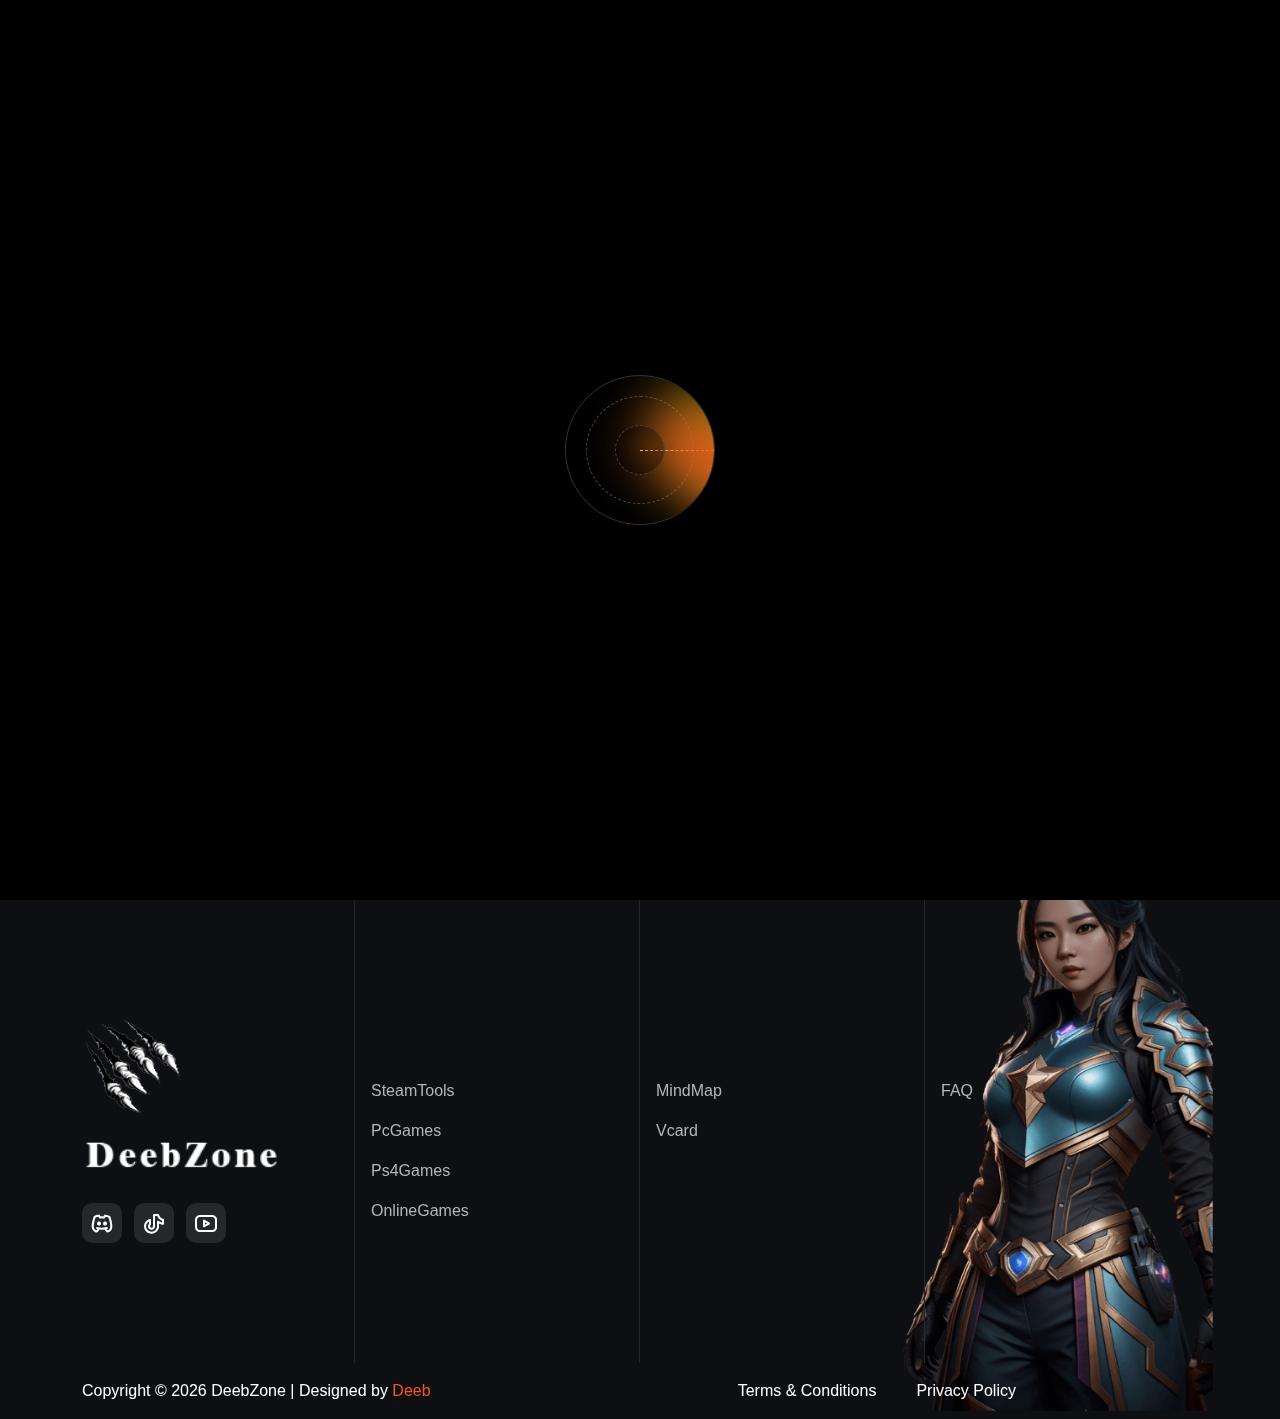
<file: faq.html>
<!DOCTYPE html>
<html lang="en">
<head>
    <meta charset="UTF-8">
    <meta name="viewport" content="width=device-width, initial-scale=1.0">
    <link rel="shortcut icon" href="assets/img/favicon.png" type="image/x-icon">
    <title>Deeb Zone - FAQ</title>
    <link rel="stylesheet" href="assets/css/bootstrap.css">
    <link rel="stylesheet" href="assets/css/style.css">
</head>

<body>

    <!-- Preloader -->
    <div class="preloader">
        <div class="loader">
            <span></span>
        </div>
    </div>

    <!-- cursor effect-->
    <div class="cursor"></div>
    <!-- Header area  -->

    <!-- header-section start -->
    <header class="header-section w-100">
        <div class="py-sm-6 py-3 mx-xxl-20 mx-md-15 mx-3">
            <div class="d-flex align-items-center justify-content-between gap-xxl-10 gap-lg-8 w-100">
                <nav
                    class="navbar-custom d-flex gap-lg-6 align-items-center flex-column flex-lg-row justify-content-start justify-content-lg-between w-100">
                    <div class="top-bar w-100 d-flex align-items-center gap-lg-0 gap-6">
                        <button class="navbar-toggle-btn d-block d-lg-none" type="button">
                            <span></span>
                            <span></span>
                            <span></span>
                            <span></span>
                        </button>
                        <a class="navbar-brand d-flex align-items-center gap-4" href="index.html">
                            <img class="w-100 logo1" src="assets/img/favicon.png" alt="favicon">
                            <img class="w-100 logo2" src="assets/img/logo.png" alt="logo">
                        </a>
                    </div>
                    <div class="navbar-toggle-item w-100 position-lg-relative">
                        <ul class="custom-nav gap-lg-7 gap-3 cursor-scale growDown2 ms-xxl-10" data-lenis-prevent>
                            <li class="menu-link">
                                <a href="index.html">Home</a>
                            </li>
							<li class="menu-link">
                                <a href="./games/steam/01.html">SteamGames</a>
                            </li>
                            <li class="menu-link">
                                <a href="./games/Pc/02.html">PcGames</a>
                            </li>
							<li class="menu-link">
                                <a href="./games/ps4/03.html">Ps4Games</a>
                            </li>
							<li class="menu-link">
                                <a href="./games/OnlineGames/04.html">OnlineGames</a>
                            </li>
							
                            
                           
                        </ul>
                    </div>
                </nav>
             
            </div>
        </div>
    </header>
    <!-- header-section end -->

    <!-- faq section start  -->
    <div class="faq-section pb-120 pt-120 mt-lg-0 mt-sm-15 mt-10">
        <div class="container">
            <div class="row">
                <div class="col-12 mb-lg-15 mb-10">
                    <h2 class="display-four tcn-1 cursor-scale growUp title-anim">Faq</h2>
                </div>
            </div>

            <div class="container">
                <div class="row g-6">
                    <div class="col-lg-6 px-sm-3 px-0">
                        <div class="accordion-section faq-accordion d-grid gap-6">
                            <div class="accordion-single p-sm-5 p-3 bgn-4 rounded">
                                <h5 class="acc-header-area">
                                    <button
                                        class="accordion-btn text-start position-relative p-0 w-100 pe-7 fs-five fw-medium"
                                        type="button">
                                        What is DeebZone?
                                    </button>
                                </h5>
                                <div class="acc-content-area">
                                    <div class="content-body mt-lg-6 mt-4">
                                        <p class="tcn-6">
                                            DeebZone is a free platform that collects the best and most requested cracked games for PC, PS4, and Steam — with no ads or distractions.
                                        </p>
                                    </div>
                                </div>
                            </div>
                            <div class="accordion-single p-sm-5 p-3 bgn-4 rounded">
                                <h5 class="acc-header-area">
                                    <button
                                        class="accordion-btn text-start position-relative p-0 w-100 pe-7 fs-five fw-medium"
                                        type="button">
                                        Are the games legal?
                                    </button>
                                </h5>
                                <div class="acc-content-area">
                                    <div class="content-body mt-lg-6 mt-4">
                                        <p class="tcn-6">
										Cracked games are not legal. DeebZone does not host or create them, it only organizes and links to content already available on the internet for educational and entertainment purposes.
                                        </p>
                                    </div>
                                </div>
                            </div>
                            <div class="accordion-single p-sm-5 p-3 bgn-4 rounded">
                                <h5 class="acc-header-area">
                                    <button
                                        class="accordion-btn text-start position-relative p-0 w-100 pe-7 fs-five fw-medium"
                                        type="button">
                                        How do I install a game?
                                    </button>
                                </h5>
                                <div class="acc-content-area">
                                    <div class="content-body mt-lg-6 mt-4">
                                        <p class="tcn-6">Each game comes with a step-by-step installation guide. Just follow the instructions to install and play.</p>
                                    </div>
                                </div>
                            </div>
                            <div class="accordion-single p-sm-5 p-3 bgn-4 rounded">
                                <h5 class="acc-header-area">
                                    <button
                                        class="accordion-btn text-start position-relative p-0 w-100 pe-7 fs-five fw-medium"
                                        type="button">
                                         Can I play online?
                                    </button>
                                </h5>
                                <div class="acc-content-area">
                                    <div class="content-body mt-lg-6 mt-4">
                                        <p class="tcn-6">Yes! Some games support cracked multiplayer using tools like LAN emulators or custom servers. Instructions are provided when available.</p>
                                    </div>
                                </div>
                            </div>
                            <div class="accordion-single p-sm-5 p-3 bgn-4 rounded">
                                <h5 class="acc-header-area">
                                    <button
                                        class="accordion-btn text-start position-relative p-0 w-100 pe-7 fs-five fw-medium"
                                        type="button">
                                       How big are the game files?
                                    </button>
                                </h5>
                                <div class="acc-content-area">
                                    <div class="content-body mt-lg-6 mt-4">
                                        <p class="tcn-6">Game sizes vary — some are light (2–10 GB), others are full-sized AAA games (up to 100 GB or more).</p>
                                    </div>
                                </div>
                            </div>
                            <div class="accordion-single p-sm-5 p-3 bgn-4 rounded">
                                <h5 class="acc-header-area">
                                    <button
                                        class="accordion-btn text-start position-relative p-0 w-100 pe-7 fs-five fw-medium"
                                        type="button">
                                        What are FitGirl, DODI, and ElAmigos?
                                    </button>
                                </h5>
                                <div class="acc-content-area">
                                    <div class="content-body mt-lg-6 mt-4">
                                        <p class="tcn-6">They are trusted repackers who compress large games into smaller, faster downloads. Each one has a slightly different method, but the quality is similar.</p>
                                    </div>
                                </div>
                            </div>
                        </div>
                    </div>
                    <div class="col-lg-6 px-sm-3 px-0">
                        <div class="accordion-section faq-accordion d-grid gap-6">
                            <div class="accordion-single p-sm-5 p-3 bgn-4 rounded">
                                <h5 class="acc-header-area">
                                    <button
                                        class="accordion-btn text-start position-relative p-0 w-100 pe-7 fs-five fw-medium"
                                        type="button">
                                       Are there any ads on DeebZone?
                                    </button>
                                </h5>
                                <div class="acc-content-area">
                                    <div class="content-body mt-lg-6 mt-4">
                                        <p class="tcn-6">
                                            No. DeebZone is completely ad-free to make your browsing and downloading experience smooth and safe.
                                        </p>
                                    </div>
                                </div>
                            </div>
                            <div class="accordion-single p-sm-5 p-3 bgn-4 rounded">
                                <h5 class="acc-header-area">
                                    <button
                                        class="accordion-btn text-start position-relative p-0 w-100 pe-7 fs-five fw-medium"
                                        type="button">
                                       Are the downloads safe?
                                    </button>
                                </h5>
                                <div class="acc-content-area">
                                    <div class="content-body mt-lg-6 mt-4">
                                        <p class="tcn-6">DeebZone links only to trusted sources, but it's always recommended to use antivirus software and read instructions carefully.
                                        </p>
                                    </div>
                                </div>
                            </div>
                            <div class="accordion-single p-sm-5 p-3 bgn-4 rounded">
                                <h5 class="acc-header-area">
                                    <button
                                        class="accordion-btn text-start position-relative p-0 w-100 pe-7 fs-five fw-medium"
                                        type="button">
                                        Can I request a game?
                                    </button>
                                </h5>
                                <div class="acc-content-area">
                                    <div class="content-body mt-lg-6 mt-4">
                                        <p class="tcn-6">Yes! You can request a game via our Telegram or Discord group — we’ll try our best to add it.</p>
                                    </div>
                                </div>
                            </div>
                            <div class="accordion-single p-sm-5 p-3 bgn-4 rounded">
                                <h5 class="acc-header-area">
                                    <button
                                        class="accordion-btn text-start position-relative p-0 w-100 pe-7 fs-five fw-medium"
                                        type="button">
                                        What if a link is broken?
                                    </button>
                                </h5>
                                <div class="acc-content-area">
                                    <div class="content-body mt-lg-6 mt-4">
                                        <p class="tcn-6">If a link is down, just report it and we’ll update it as soon as possible.</p>
                                    </div>
                                </div>
                            </div>
                            <div class="accordion-single p-sm-5 p-3 bgn-4 rounded">
                                <h5 class="acc-header-area">
                                    <button
                                        class="accordion-btn text-start position-relative p-0 w-100 pe-7 fs-five fw-medium"
                                        type="button">
                                       Do I need special programs to install games?
                                    </button>
                                </h5>
                                <div class="acc-content-area">
                                    <div class="content-body mt-lg-6 mt-4">
                                        <p class="tcn-6">Sometimes, yes. Common tools include WinRAR, 7-Zip, or PowerISO. Some games may also require a special launcher or emulator.</p>
                                    </div>
                                </div>
                            </div>
                            <div class="accordion-single p-sm-5 p-3 bgn-4 rounded">
                                <h5 class="acc-header-area">
                                    <button
                                        class="accordion-btn text-start position-relative p-0 w-100 pe-7 fs-five fw-medium"
                                        type="button">
                                        Will you add video tutorials?
                                    </button>
                                </h5>
                                <div class="acc-content-area">
                                    <div class="content-body mt-lg-6 mt-4">
                                        <p class="tcn-6">Yes! We’re planning to upload video tutorials soon to help users install and play games more easily.</p>
                                    </div>
                                </div>
                            </div>
                        </div>
                    </div>
                </div>
            </div>
        </div>
    </div>
    <!-- faq section end  -->

    

    <!-- footer section start  -->
    <footer class="footer bgn-4 bt">
        <div class="container">
            <div class="row justify-content-between">
                <div class="col-lg-3 col-sm-6 br py-lg-20 pt-sm-15 pt-10 footer-card-area">
                    <div class="py-lg-10">
                        <div class="footer-logo mb-8">
                            <a href="#" class="d-grid gap-6">
                                <div class="flogo-1">
                                    <img class="w-100" src="assets/img/logo2.png" alt="favicon">
                                </div>
                                <div class="flogo-2">
                                    <img class="w-100" src="assets/img/logo.png" alt="logo">
                                </div>
                            </a>
                        </div>
                        <div class="social-links">
                            <ul class="d-flex align-items-center gap-3 flex-wrap">
							<li>
                                    <a href="https://discord.gg/TM9fGWn5gS" target="_blank"><i class="ti ti-brand-discord fs-2xl"></i></a>
                                </li>
                                <li>
                                    <a href="https://www.tiktok.com/@deeb_zone" target="_blank"><i class="ti ti-brand-tiktok fs-2xl"></i></a>
                                </li>
                               
                                <li>
                                    <a href="https://www.youtube.com/@DeebZone" target="_blank"><i class="ti ti-brand-youtube fs-2xl"></i></a>
                                </li>
                                
                               
                            </ul>
                        </div>
                    </div>
                </div>
                <div class="col-lg-3 col-sm-6 br br-res py-lg-20 pt-sm-15 pt-10 footer-card-area">
                    <div class="py-lg-10">
                        <h4 class="footer-title mb-8 title-anim">Quick Links</h4>
                        <ul class="footer-list d-grid gap-4">
                            <li><a href="./games/steam/01.html" class="footer-link d-flex align-items-center tcn-6"><i class="ti ti-chevron-right"></i> SteamTools</a></li>
                            <li><a href="./games/Pc/02.html" class="footer-link d-flex align-items-center tcn-6"> <i class="ti ti-chevron-right"></i> PcGames </a></li>
							<li><a href="./games/ps4/03.html" class="footer-link d-flex align-items-center tcn-6"> <i class="ti ti-chevron-right"></i> Ps4Games </a></li>
							<li><a href="./error.html" class="footer-link d-flex align-items-center tcn-6"> <i class="ti ti-chevron-right"></i> OnlineGames </a></li>
                            
                        </ul>
                    </div>
                </div>
                <div class="col-lg-3 col-sm-6 br py-lg-20 pt-sm-15 pt-10 footer-card-area">
                    <div class="py-lg-10">
                        <h4 class="footer-title mb-8 title-anim">Explore</h4>
                        <ul class="footer-list d-grid gap-4">
                            <li><a href="https://marouananouar.github.io/MindMap/" target="_blank" class="footer-link d-flex align-items-center tcn-6"> <i
                                        class="ti ti-chevron-right"></i> MindMap</a></li>
										<li><a href="https://marouananouar.github.io/vcard/" target="_blank" class="footer-link d-flex align-items-center tcn-6"> <i
                                        class="ti ti-chevron-right"></i> Vcard</a></li>
                            
                        </ul>
                    </div>
                </div>
                <div class="col-lg-3 col-sm-6 py-lg-20 pt-sm-15 pt-10 footer-card-area">
                    <div class="py-lg-10">
                        <h4 class="footer-title mb-8 title-anim">Others</h4>
                        <ul class="footer-list d-grid gap-4">
                            <li><a href="./faq.html" class="footer-link d-flex align-items-center tcn-6"> <i class="ti ti-chevron-right"></i> FAQ</a></li>
                            
                        </ul>
                    </div>
                </div>
            </div>
            <div class="row pb-4 pt-lg-4 pt-8 justify-content-between g-2">
                <div class="col-xxl-4 col-lg-6 order-last order-lg-first">
                    <span>Copyright © <span class="currentYear"></span> DeebZone | Designed by <a
                            href="#" class="tcp-1">Deeb </a></span>
                </div>
                <div class="col-xxl-3 col-lg-5">
                    <ul class="d-flex align-items-center gap-lg-10 gap-sm-6 gap-4">
                        <li><a href="terms-condition.html">Terms & Conditions</a></li>
                        <li><a href="Privacy-Policy.html">Privacy Policy</a></li>
                    </ul>
                </div>
            </div>
        </div>
        <!-- footer banner img  -->
        <div class="footer-banner-img" id="faa">
            <img class="w-100" src="assets/img/fbanner.png" alt="banner">
        </div>
    </footer>
    <!-- footer section end  -->

    <!-- ==== js dependencies start ==== -->
    <!-- jquery  -->
    <script src="assets/js/jquery.min.js"></script>
    <!-- gsap  -->
    <script src="assets/js/gsap.min.js"></script>
    <!-- gsap scroll trigger -->
    <script src="assets/js/ScrollTrigger.min.js"></script>
    <!-- lenis  -->
    <script src="assets/js/lenis.min.js"></script>
    <!-- gsap split text -->
    <script src="assets/js/SplitText.min.js"></script>
    <!-- tilt js -->
    <script src="assets/js/vanilla-tilt.js"></script>
    <!-- scroll magic -->
    <script src="assets/js/ScrollMagic.min.js"></script>
    <!-- animation.gsap -->
    <script src="assets/js/animation.gsap.min.js"></script>
    <!-- gsap customization  -->
    <script src="assets/js/gsap-customization.js"></script>
    <!-- swiper js -->
    <script src="assets/js/swiper-bundle.min.js"></script>
    <!-- magnific popup  -->
    <script src="assets/js/magnific-popup.js_1.1.0_jquery.magnific-popup.min.js"></script>
    <!-- bootstrap js -->
    <script src="assets/js/bootstrap.bundle.min.js"></script>
    <!-- main js  -->
    <script src="assets/js/main.js"></script>
</body>
</html>
</file>
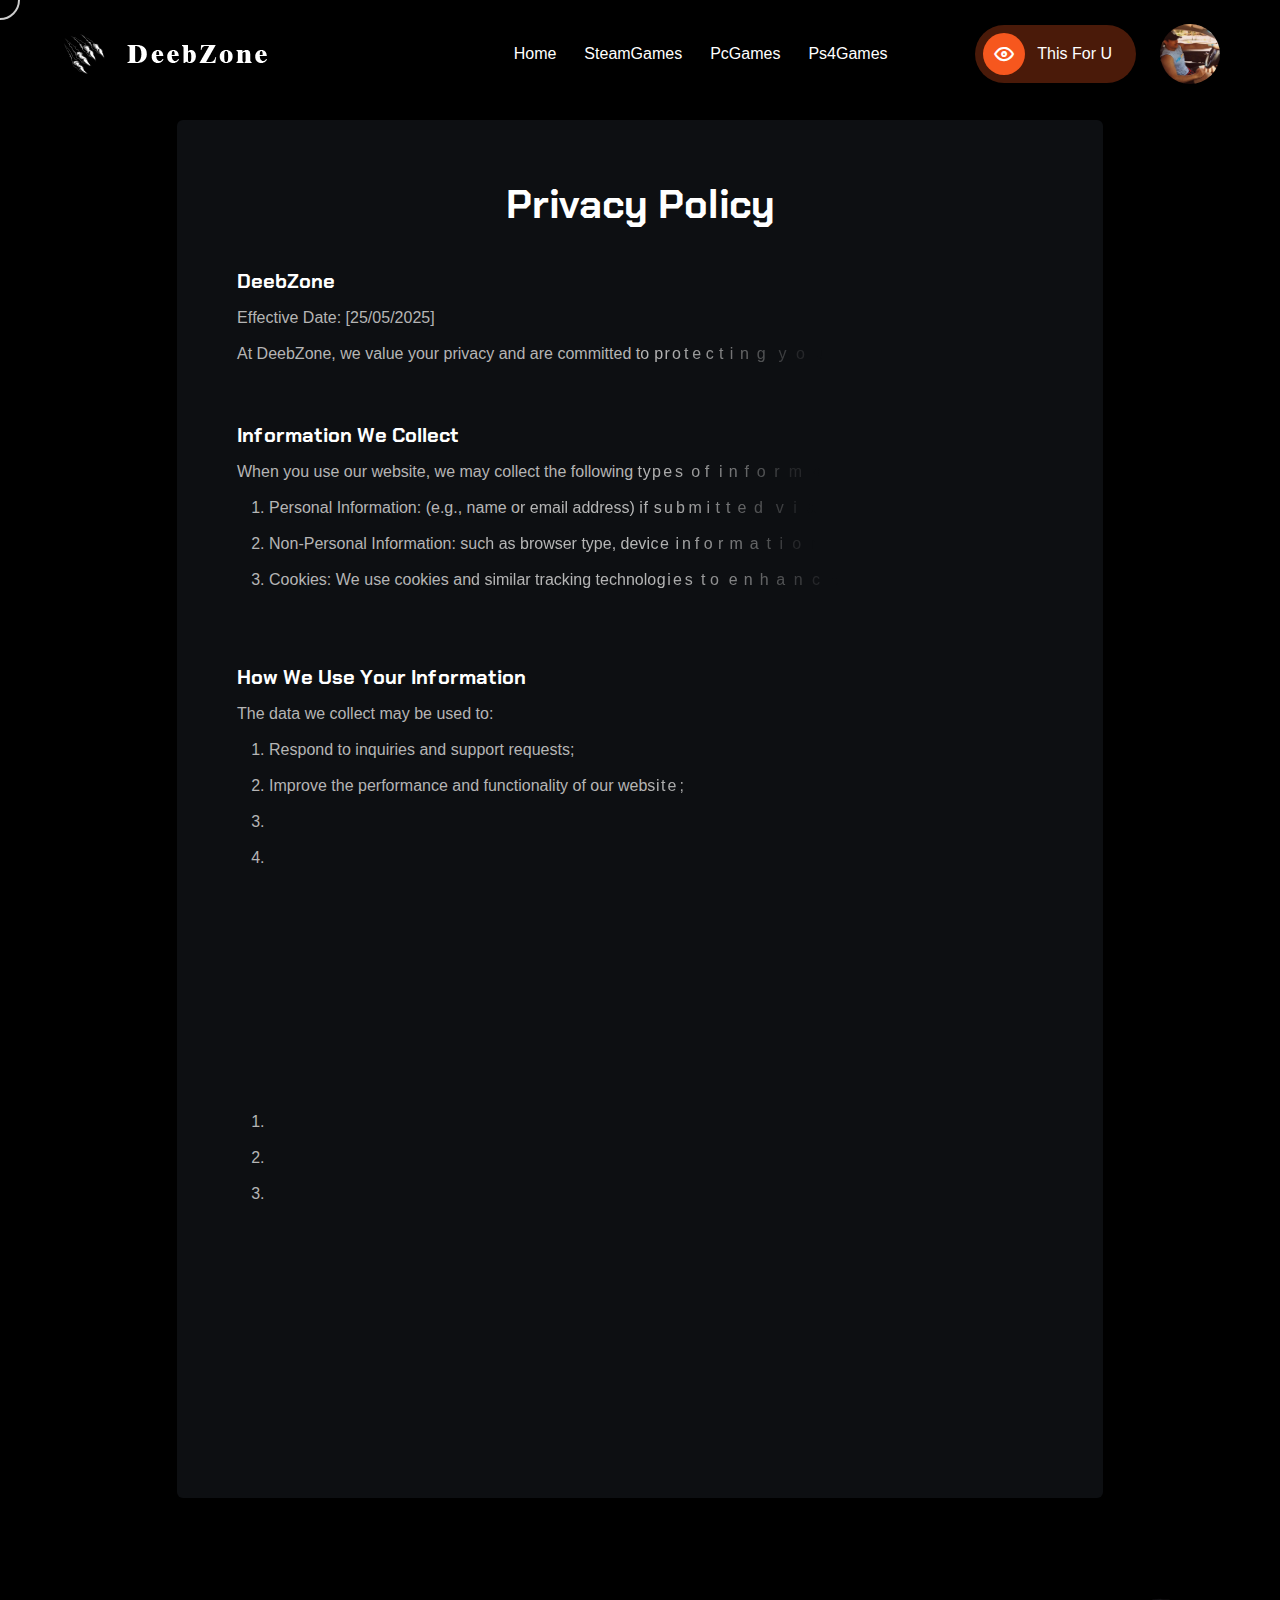
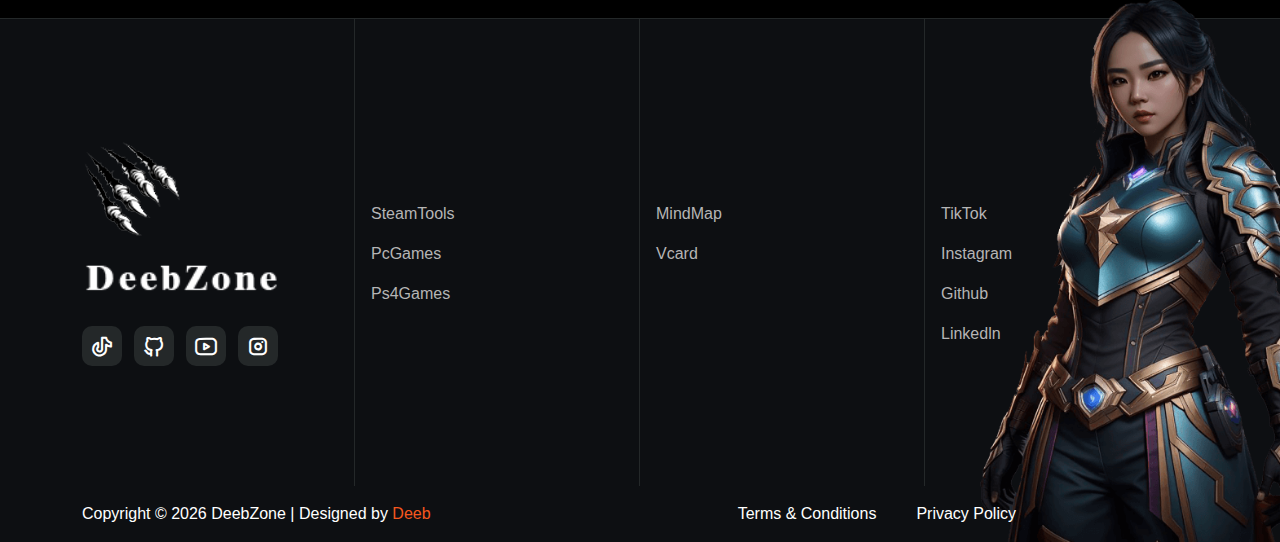
<file: Privacy-Policy.html>
<!DOCTYPE html>
<html lang="en">
<head>
    <meta charset="UTF-8">
    <meta name="viewport" content="width=device-width, initial-scale=1.0">
    <link rel="shortcut icon" href="assets/img/favicon.png" type="image/x-icon">
    <title>Deeb Zone</title>
    <link rel="stylesheet" href="assets/css/bootstrap.css">
    <link rel="stylesheet" href="assets/css/style.css">
</head>

<body>

    <!-- Preloader -->
    <div class="preloader">
        <div class="loader">
            <span></span>
        </div>
    </div>

    <!-- cursor effect-->
    <div class="cursor"></div>
    <!-- Header area  -->

    <!-- header-section start -->
    <header class="header-section w-100">
        <div class="py-sm-6 py-3 mx-xxl-20 mx-md-15 mx-3">
            <div class="d-flex align-items-center justify-content-between gap-xxl-10 gap-lg-8 w-100">
                <nav
                    class="navbar-custom d-flex gap-lg-6 align-items-center flex-column flex-lg-row justify-content-start justify-content-lg-between w-100">
                    <div class="top-bar w-100 d-flex align-items-center gap-lg-0 gap-6">
                        <button class="navbar-toggle-btn d-block d-lg-none" type="button">
                            <span></span>
                            <span></span>
                            <span></span>
                            <span></span>
                        </button>
                        <a class="navbar-brand d-flex align-items-center gap-4" href="index.html">
                            <img class="w-100 logo1" src="assets/img/favicon.png" alt="favicon">
                            <img class="w-100 logo2" src="assets/img/logo.png" alt="logo">
                        </a>
                    </div>
                    <div class="navbar-toggle-item w-100 position-lg-relative">
                        <ul class="custom-nav gap-lg-7 gap-3 cursor-scale growDown2 ms-xxl-10" data-lenis-prevent>
                            <li class="menu-link">
                                <a href="index.html">Home</a>
                            </li>
							<li class="menu-link">
                                <a href="./shop/steamgames.html" target="_blank">SteamGames</a>
                            </li>
                            <li class="menu-link">
                                <a href="#">PcGames</a>
                            </li>
							<li class="menu-link">
                                <a href="#">Ps4Games</a>
                            </li>
							
                            
                           
                        </ul>
                    </div>
                </nav>
                <div class="header-btn-area d-flex align-items-center gap-sm-6 gap-3">
                    <button
                        class="btn-rounded-cus wallet-btn border-0 d-flex align-items-center gap-3 p-xl-2 p-0 pe-xl-6 rounded-5 position-relative">
                        <span class="btn-circle fs-2xl">
                            <i class="ti ti-eye"></i>
                        </span>
                        <span class="text-nowrap d-none d-xl-block">This For U</span>
                    </button>
                    
                    <div class="header-profile pointer">
                        <div class="profile-wrapper d-flex align-items-center gap-3">
                            <div class="img-area overflow-hidden">
                                <img class="w-100" src="assets/img/profile.jpg" alt="profile">
                            </div>
                            <span class="user-name d-none d-xxl-block text-nowrap">Marouan Anouar</span>
                            <i class="ti ti-chevron-down d-none d-xxl-block"></i>
                        </div>
                    </div>
                </div>
            </div>
        </div>
    </header>
    <!-- header-section end -->

    

    <!-- connect your Wallet section start -->
    <div class="connect-wallet-section position-fixed top-0 start-0 w-100 vh-100">
        <div class="connect-wallet-overlay position-absolute top-0 start-0 w-100 h-100"></div>
        <div class="vh-100 wallet-wrapper d-center">
            <div class="wallet-area pt-lg-8 pt-sm-6 pt-4 pb-lg-20 pb-sm-10 pb-6 px-lg-15 px-sm-8 px-3 bgn-4 rounded-5 ">
                <div class="mb-lg-7 mb-sm-5 mb-3 d-flex justify-content-end">
                    <i class="ti ti-circle-x display-four fw-normal pointer wallet-close-btn"></i>
                </div>
                <h3 class="tcn-1 cursor-scale growDown title-anim mb-lg-20 mb-sm-10 mb-6">
                    Websites You Need To Use 💡
                </h3>
                <div class="wallet-option pb-20">
                    <ul class="d-grid gap-sm-8 gap-4">
                        <li class="wallet-item p-sm-6 p-2 bgn-3 rounded-4">
                            <a href="https://steamdb.info" target="_blank" class="d-between">
                                <span>StaemDb </span>
                                <div class="wallet-item-thumb">
                                    <img class="w-100" src="assets/img/steamdb.png" alt="wallet connect">
                                </div>
                            </a>
                        </li>
						 <li class="wallet-item p-sm-6 p-2 bgn-3 rounded-4">
                            <a href="https://www.steamtools.net/download.html" target="_blank" class="d-between">
                                <span>SteamTools </span>
                                <div class="wallet-item-thumb">
                                    <img class="w-100" src="assets/img/steamtools.png" alt="wallet connect">
                                </div>
                            </a>
                        </li>
						
                    </ul>
                </div>
            </div>
        </div>
    </div>
    <!-- connect your Wallet section end -->

    <!-- user account details popup start  -->
    <div class="user-account-popup p-4">
        <div class="account-items d-grid gap-1" data-tilt>
            <div class="user-level-area p-3">
                <div class="user-info d-between">
                    <span class="user-name fs-five">Mr. Deeb</span>
                    <div class="badge d-flex align-items-center">
                        <i class="ti ti-medal fs-three fs-normal tcp-2"></i>
                        <i class="ti ti-medal fs-three fs-normal tcp-2"></i>
                        <i class="ti ti-medal fs-three fs-normal tcp-2"></i>
                    </div>
                </div>
                <div class="user-level">
                    <span class="level-title tcn-6">Level</span>
                    <div class="level-bar my-1">
                        <div class="level-progress" style="width: 89%;"></div>
                    </div>
                </div>
            </div>
           
        </div>
    </div>
    <!-- user account details popup end  -->

    <!-- terms and conditions section start -->
    <section class="terms-condition pb-120 pt-120 mt-lg-0 mt-sm-15 mt-10">
        <div class="container">
            <div class="row justify-content-center">
                <div class="col-lg-10">
                    <div class="terms-condition-wrapper p-lg-15 p-md-10 p-sm-8 p-4 bgn-4 rounded">
                        <h2 class="tcn-1 mb-10 text-center cursor-scale growUp title-anim">Privacy Policy
                        </h2>
						<div class="d-grid gap-3 mb-8">
                            <h5 class="tcn-1 cursor-scale growDown title-anim">DeebZone</h5>
                            <p class="tcn-6 content-anim">
                                Effective Date: [25/05/2025]
                            </p>
							<p class="tcn-6 content-anim">
                               At DeebZone, we value your privacy and are committed to protecting your personal data. This Privacy Policy outlines how we collect, use, and safeguard the information you provide to us.

 </p>
                            
                        </div>
                        <div class="d-grid gap-3 mb-8">
                            <h5 class="tcn-1 cursor-scale growDown title-anim">Information We Collect</h5>
                            <p class="tcn-6 content-anim">
                                When you use our website, we may collect the following types of information:
                            </p>
                            <ol class="d-grid gap-3 tcn-6">
                                <li class="content-anim">
                                    Personal Information: (e.g., name or email address) if submitted via contact forms or newsletter signups.
                                </li>
                                <li class="content-anim">
                                    Non-Personal Information: such as browser type, device information, IP address, and pages visited.
                                </li>
                                <li class="content-anim">
                                    Cookies: We use cookies and similar tracking technologies to enhance user experience and analyze site traffic.
                                </li>
                                
                            </ol>
                        </div>
                        <div class="d-grid gap-3 mb-8">
                            <h5 class="tcn-1 cursor-scale growDown title-anim">How We Use Your Information</h5>
                             <p class="tcn-6 content-anim">
                                The data we collect may be used to:
                            </p>
							<ol class="d-grid gap-3 tcn-6">
                                <li class="content-anim">
                                    Respond to inquiries and support requests;
                                </li>
                                <li class="content-anim">
                                    Improve the performance and functionality of our website;
                                </li>
                                <li class="content-anim">
                                    Understand visitor interactions and preferences;
                                </li>
                                <li class="content-anim">
                                   Send important updates (only with your consent).
                                </li>
                                
                            </ol>
                           
                        </div>
                        <div class="d-grid gap-3 mb-8">
                            <h5 class="tcn-1 cursor-scale growDown title-anim">How We Protect Your Information</h5>
                            <p class="tcn-6 content-anim">
                               We implement reasonable security measures to protect your information from unauthorized access, alteration, or disclosure. However, no method of internet transmission or storage is 100% secure.
                            </p>
                            
                        </div>
						<div class="d-grid gap-3 mb-8">
                            <h5 class="tcn-1 cursor-scale growDown title-anim">Sharing of Information</h5>
							<p class="tcn-6 content-anim">
                                We do not sell, trade, or share your personal information with third parties except:
                            </p>
                            <ol class="d-grid gap-3 tcn-6">
                                <li class="content-anim">
                                   When required by law or legal process;
                                </li>
                                <li class="content-anim">
                                   To protect our legal rights or prevent fraud;
                                </li>
								<li class="content-anim">
                                 When working with trusted third-party services (e.g., email tools), under strict confidentiality.
                                </li>
                            </ol>
                            
                        </div>
                        <div class="d-grid gap-3">
                            <h5 class="tcn-1 cursor-scale growDown title-anim">External Links</h5>
                            <p class="tcn-6 content-anim">
                               Our website may contain links to third-party websites (e.g., download platforms). We are not responsible for the privacy practices of these websites. Please review their policies separately.
                            </p></br>
                           
                        </div>
						<div class="d-grid gap-3">
                            <h5 class="tcn-1 cursor-scale growDown title-anim">Contact</h5>
                            <p class="tcn-6 content-anim">
                               For any questions, contact us at : <b><a href="#" target="_blank">Deeb</a></b>
                            </p>
                           
                        </div>
                    </div>
                </div>
            </div>
        </div>
    </section>
    <!-- terms and conditions section end -->

    <!-- footer section start  -->
    <footer class="footer bgn-4 bt">
        <div class="container">
            <div class="row justify-content-between">
                <div class="col-lg-3 col-sm-6 br py-lg-20 pt-sm-15 pt-10 footer-card-area">
                    <div class="py-lg-10">
                        <div class="footer-logo mb-8">
                            <a href="#" class="d-grid gap-6">
                                <div class="flogo-1">
                                    <img class="w-100" src="assets/img/logo2.png" alt="favicon">
                                </div>
                                <div class="flogo-2">
                                    <img class="w-100" src="assets/img/logo.png" alt="logo">
                                </div>
                            </a>
                        </div>
                        <div class="social-links">
                            <ul class="d-flex align-items-center gap-3 flex-wrap">
                                <li>
                                    <a href="https://www.tiktok.com/@deeb_zone" target="_blank"><i class="ti ti-brand-tiktok fs-2xl"></i></a>
                                </li>
                                <li>
                                    <a href="#" target="_blank"><i class="ti ti-brand-github fs-2xl"></i></a>
                                </li>
                                <li>
                                    <a href="#" target="_blank"><i class="ti ti-brand-youtube fs-2xl"></i></a>
                                </li>
                                
                                <li>
                                    <a href="#" target="_blank"><i class="ti ti-brand-instagram fs-2xl"></i></a>
                                </li>
                            </ul>
                        </div>
                    </div>
                </div>
                <div class="col-lg-3 col-sm-6 br br-res py-lg-20 pt-sm-15 pt-10 footer-card-area">
                    <div class="py-lg-10">
                        <h4 class="footer-title mb-8 title-anim">Quick Links</h4>
                        <ul class="footer-list d-grid gap-4">
                            <li><a href="./shop/steamgames.html" class="footer-link d-flex align-items-center tcn-6">
                                    <i class="ti ti-chevron-right"></i> SteamTools</a></li>
                            <li><a href="#" class="footer-link d-flex align-items-center tcn-6"> <i
                                        class="ti ti-chevron-right"></i> PcGames </a></li>
										<li><a href="#" class="footer-link d-flex align-items-center tcn-6"> <i
                                        class="ti ti-chevron-right"></i> Ps4Games </a></li>
                            
                        </ul>
                    </div>
                </div>
                <div class="col-lg-3 col-sm-6 br py-lg-20 pt-sm-15 pt-10 footer-card-area">
                    <div class="py-lg-10">
                        <h4 class="footer-title mb-8 title-anim">Explore</h4>
                        <ul class="footer-list d-grid gap-4">
                            <li><a href="https://marouananouar.github.io/MindMap/" target="_blank" class="footer-link d-flex align-items-center tcn-6"> <i
                                        class="ti ti-chevron-right"></i> MindMap</a></li>
										<li><a href="https://marouananouar.github.io/vcard/" target="_blank" class="footer-link d-flex align-items-center tcn-6"> <i
                                        class="ti ti-chevron-right"></i> Vcard</a></li>
                            
                        </ul>
                    </div>
                </div>
                <div class="col-lg-3 col-sm-6 py-lg-20 pt-sm-15 pt-10 footer-card-area">
                    <div class="py-lg-10">
                        <h4 class="footer-title mb-8 title-anim">Follow Me</h4>
                        <ul class="footer-list d-grid gap-4">
                            <li><a href="https://tiktok.com/@marouan_anouar" target="_blank" class="footer-link d-flex align-items-center tcn-6"> <i class="ti ti-chevron-right"></i> TikTok</a></li>
                            <li><a href="https://instagram.com/marouan_anouar" target="_blank" class="footer-link d-flex align-items-center tcn-6"> <i
                                        class="ti ti-chevron-right"></i> Instagram</a></li>
                            <li><a href="https://github.com/marouananouar" target="_blank" class="footer-link d-flex align-items-center tcn-6"> <i
                                        class="ti ti-chevron-right"></i> Github</a></li>
                            <li><a href="https://www.linkedin.com/in/marouananouar/" target="_blank" class="footer-link d-flex align-items-center tcn-6"> <i
                                        class="ti ti-chevron-right"></i> Linkedln</a></li>
                        </ul>
                    </div>
                </div>
            </div>
            <div class="row pb-4 pt-lg-4 pt-8 justify-content-between g-2">
                <div class="col-xxl-4 col-lg-6 order-last order-lg-first">
                    <span>Copyright © <span class="currentYear"></span> DeebZone | Designed by <a
                            href="#" class="tcp-1">Deeb </a></span>
                </div>
                <div class="col-xxl-3 col-lg-5">
                    <ul class="d-flex align-items-center gap-lg-10 gap-sm-6 gap-4">
                        <li><a href="terms-condition.html">Terms & Conditions</a></li>
                        <li><a href="#">Privacy Policy</a></li>
                    </ul>
                </div>
            </div>
        </div>
        <!-- footer banner img  -->
        <div class="footer-banner-img" id="faa">
            <img class="w-100" src="assets/img/fbanner.png" alt="banner">
        </div>
    </footer>
    <!-- footer section end  -->

    <!-- ==== js dependencies start ==== -->
    <!-- jquery  -->
    <script src="assets/js/jquery.min.js"></script>
    <!-- gsap  -->
    <script src="assets/js/gsap.min.js"></script>
    <!-- gsap scroll trigger -->
    <script src="assets/js/ScrollTrigger.min.js"></script>
    <!-- lenis  -->
    <script src="assets/js/lenis.min.js"></script>
    <!-- gsap split text -->
    <script src="assets/js/SplitText.min.js"></script>
    <!-- tilt js -->
    <script src="assets/js/vanilla-tilt.js"></script>
    <!-- scroll magic -->
    <script src="assets/js/ScrollMagic.min.js"></script>
    <!-- animation.gsap -->
    <script src="assets/js/animation.gsap.min.js"></script>
    <!-- gsap customization  -->
    <script src="assets/js/gsap-customization.js"></script>
    <!-- swiper js -->
    <script src="assets/js/swiper-bundle.min.js"></script>
    <!-- magnific popup  -->
    <script src="assets/js/magnific-popup.js_1.1.0_jquery.magnific-popup.min.js"></script>
    <!-- bootstrap js -->
    <script src="assets/js/bootstrap.bundle.min.js"></script>
    <!-- main js  -->
    <script src="assets/js/main.js"></script>
</body>
</html>
</file>
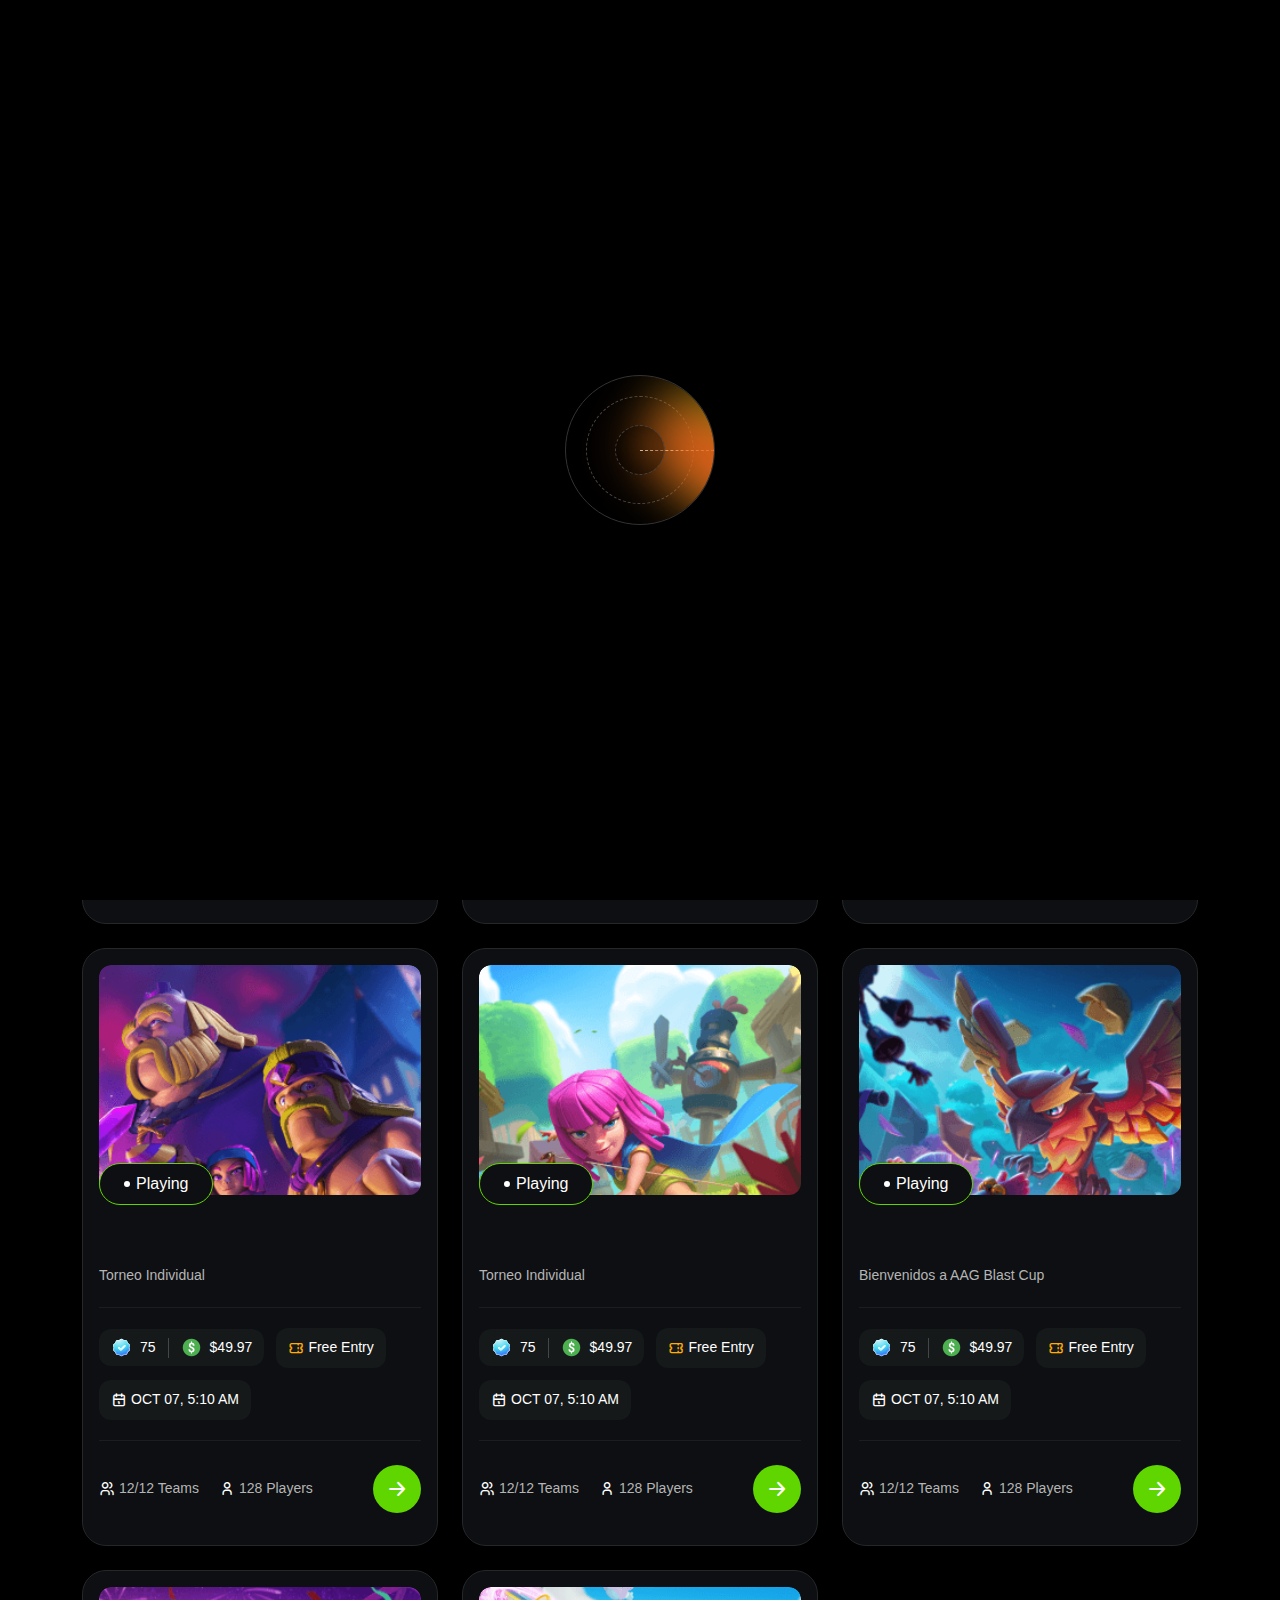
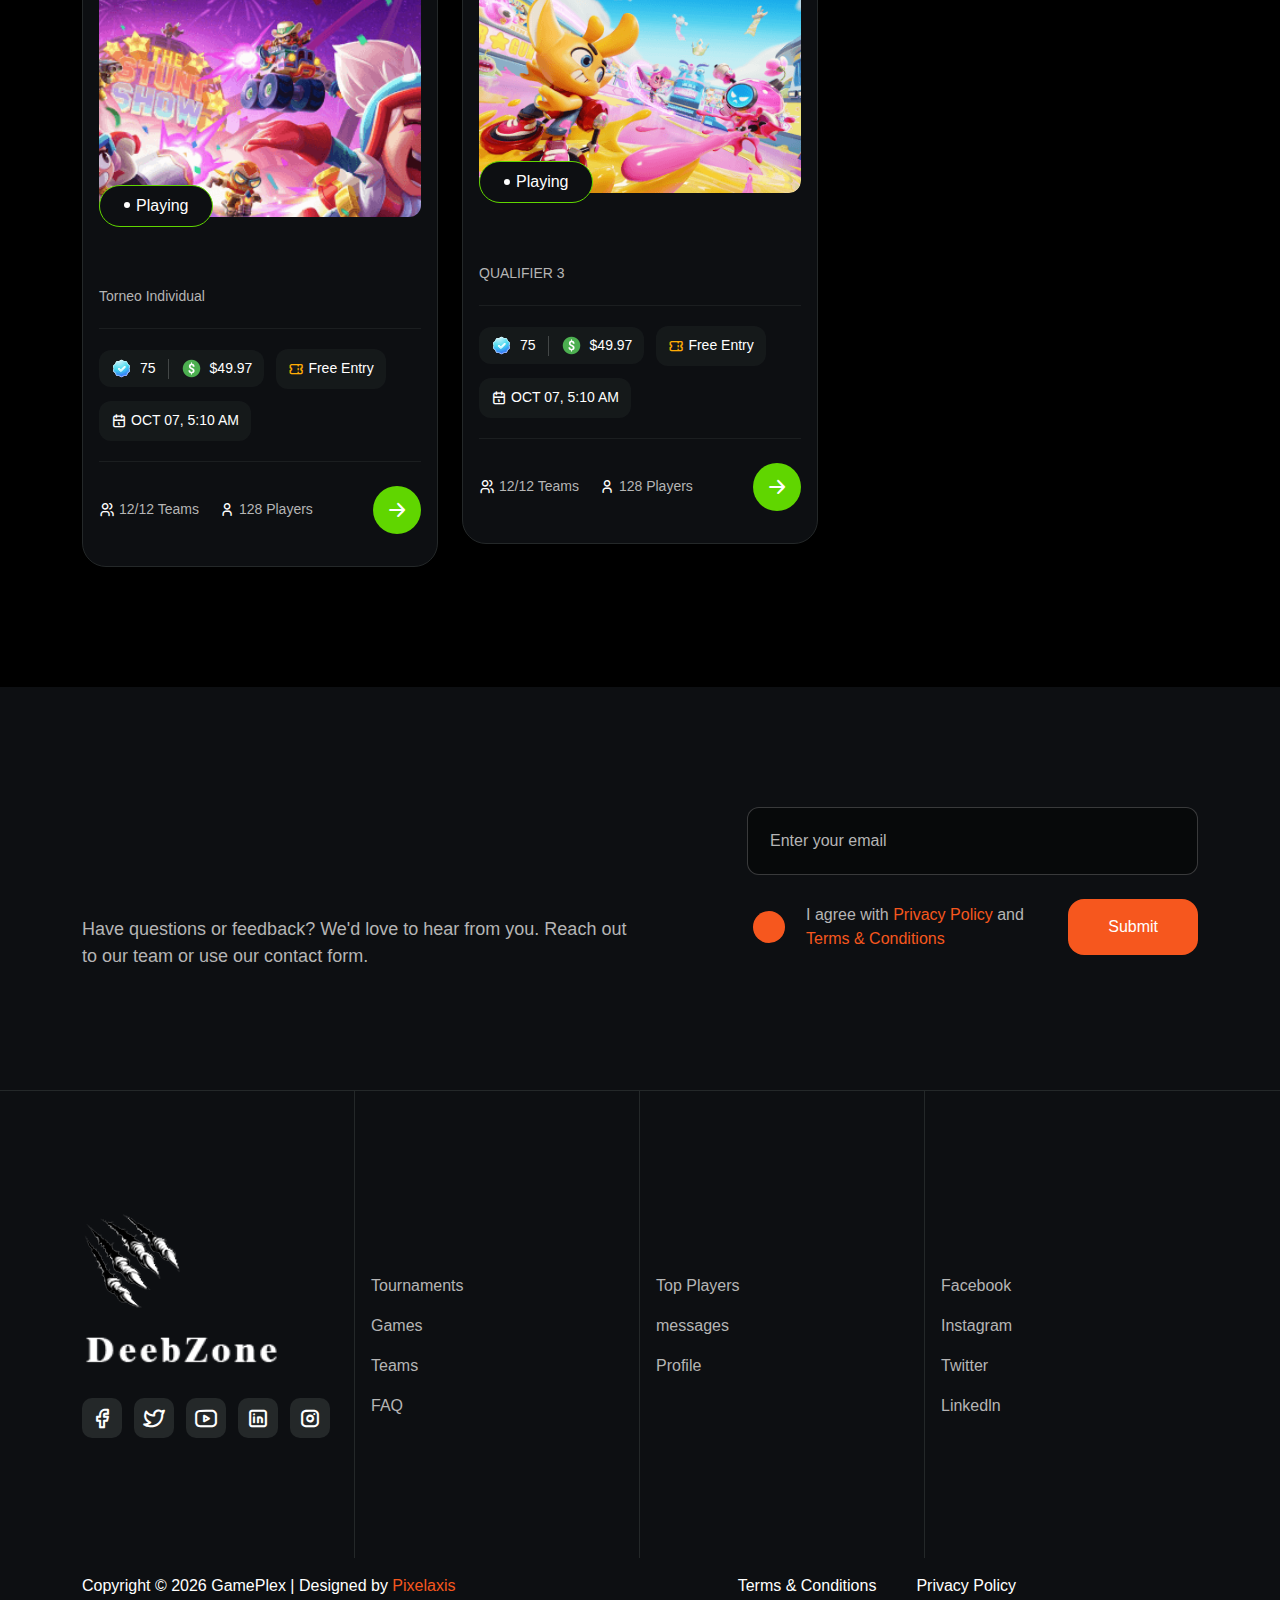
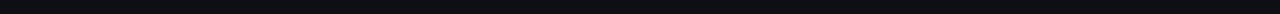
<file: steamtools.html>
<!DOCTYPE html>
<html lang="en">
<head>
    <meta charset="UTF-8">
    <meta name="viewport" content="width=device-width, initial-scale=1.0">
    <link rel="shortcut icon" href="assets/img/favicon.png" type="image/x-icon">
    <title>Deeb - Steam Games</title>
    <link rel="stylesheet" href="assets/css/bootstrap.css">
    <link rel="stylesheet" href="assets/css/style.css">
</head>

<body>

    <!-- Preloader -->
    <div class="preloader">
        <div class="loader">
            <span></span>
        </div>
    </div>

    <!-- cursor effect-->
    <div class="cursor"></div>
    <!-- Header area  -->

    <!-- header-section start -->
    <header class="header-section w-100">
        <div class="py-sm-6 py-3 mx-xxl-20 mx-md-15 mx-3">
            <div class="d-flex align-items-center justify-content-between gap-xxl-10 gap-lg-8 w-100">
                <nav
                    class="navbar-custom d-flex gap-lg-6 align-items-center flex-column flex-lg-row justify-content-start justify-content-lg-between w-100">
                    <div class="top-bar w-100 d-flex align-items-center gap-lg-0 gap-6">
                        <button class="navbar-toggle-btn d-block d-lg-none" type="button">
                            <span></span>
                            <span></span>
                            <span></span>
                            <span></span>
                        </button>
                        <a class="navbar-brand d-flex align-items-center gap-4" href="index.html">
                            <img class="w-100 logo1" src="assets/img/favicon.png" alt="favicon">
                            <img class="w-100 logo2" src="assets/img/logo.png" alt="logo">
                        </a>
                    </div>
                    <div class="navbar-toggle-item w-100 position-lg-relative">
                        <ul class="custom-nav gap-lg-7 gap-3 cursor-scale growDown2 ms-xxl-10" data-lenis-prevent>
                            <li class="menu-link">
                                <a href="index.html">Home</a>
                            </li>
							<li class="menu-link">
                                <a href="steamtools.html">SteamTools</a>
                            </li>
                            <li class="menu-link">
                                <a href="game.html">GamePc</a>
                            </li>
							<li class="menu-link">
                                <a href="deeb.html">Deeb</a>
                            </li>
                            
                            <li class="menu-item">
                                <button>pages</button>
                                <ul class="sub-menu">
                                    <li class="menu-link">
                                        <a href="faq.html">Faq</a>
                                    </li>
                                    <li class="menu-link">
                                        <a href="terms-condition.html">Terms Conditions</a>
                                    </li>
                                </ul>
                            </li>
                        </ul>
                    </div>
                </nav>
                <div class="header-btn-area d-flex align-items-center gap-sm-6 gap-3">
                    <button
                        class="btn-rounded-cus wallet-btn border-0 d-flex align-items-center gap-3 p-xl-2 p-0 pe-xl-6 rounded-5 position-relative">
                        <span class="btn-circle fs-2xl">
                            <i class="ti ti-eye"></i>
                        </span>
                        <span class="text-nowrap d-none d-xl-block">This For U</span>
                    </button>
                    
                    <div class="header-profile pointer">
                        <div class="profile-wrapper d-flex align-items-center gap-3">
                            <div class="img-area overflow-hidden">
                                <img class="w-100" src="assets/img/profile.jpg" alt="profile">
                            </div>
                            <span class="user-name d-none d-xxl-block text-nowrap">Marouan Anouar</span>
                            <i class="ti ti-chevron-down d-none d-xxl-block"></i>
                        </div>
                    </div>
                </div>
            </div>
        </div>
    </header>
    <!-- header-section end -->

    

    <!-- connect your Wallet section start -->
    <div class="connect-wallet-section position-fixed top-0 start-0 w-100 vh-100">
        <div class="connect-wallet-overlay position-absolute top-0 start-0 w-100 h-100"></div>
        <div class="vh-100 wallet-wrapper d-center">
            <div class="wallet-area pt-lg-8 pt-sm-6 pt-4 pb-lg-20 pb-sm-10 pb-6 px-lg-15 px-sm-8 px-3 bgn-4 rounded-5 ">
                <div class="mb-lg-7 mb-sm-5 mb-3 d-flex justify-content-end">
                    <i class="ti ti-circle-x display-four fw-normal pointer wallet-close-btn"></i>
                </div>
                <h3 class="tcn-1 cursor-scale growDown title-anim mb-lg-20 mb-sm-10 mb-6">
                    Websites You Need To Use 💡
                </h3>
                <div class="wallet-option pb-20">
                    <ul class="d-grid gap-sm-8 gap-4">
                        <li class="wallet-item p-sm-6 p-2 bgn-3 rounded-4">
                            <a href="https://steamdb.info" target="_blank" class="d-between">
                                <span>StaemDb </span>
                                <div class="wallet-item-thumb">
                                    <img class="w-100" src="assets/img/steamdb.png" alt="wallet connect">
                                </div>
                            </a>
                        </li>
						 <li class="wallet-item p-sm-6 p-2 bgn-3 rounded-4">
                            <a href="https://www.steamtools.net/download.html" target="_blank" class="d-between">
                                <span>SteamTools </span>
                                <div class="wallet-item-thumb">
                                    <img class="w-100" src="assets/img/steamtools.png" alt="wallet connect">
                                </div>
                            </a>
                        </li>
						
                    </ul>
                </div>
            </div>
        </div>
    </div>
    <!-- connect your Wallet section end -->

    <!-- user account details popup start  -->
    <div class="user-account-popup p-4">
        <div class="account-items d-grid gap-1" data-tilt>
            <div class="user-level-area p-3">
                <div class="user-info d-between">
                    <span class="user-name fs-five">Mr. Deeb</span>
                    <div class="badge d-flex align-items-center">
                        <i class="ti ti-medal fs-three fs-normal tcp-2"></i>
                        <i class="ti ti-medal fs-three fs-normal tcp-2"></i>
                        <i class="ti ti-medal fs-three fs-normal tcp-2"></i>
                    </div>
                </div>
                <div class="user-level">
                    <span class="level-title tcn-6">Level</span>
                    <div class="level-bar my-1">
                        <div class="level-progress" style="width: 89%;"></div>
                    </div>
                </div>
            </div>
            <a href="profile.html" class="account-item">View Profile</a>
        </div>
    </div>
    <!-- user account details popup end  -->

    <!-- tournament section start -->
    <section class="tournament-section pb-120 pt-120 mt-lg-0 mt-sm-15 mt-10">
        <div class="tournament-wrapper alt">
            <div class="container">
                <div class="row justify-content-between align-items-end mb-8">
                    <div class="col">
                        <h2 class="display-four tcn-1 cursor-scale growUp title-anim">Steam offline Games</h2>
                    </div>
                </div>
                <div class="singletab tournaments-tab">
                    <div class="d-between gap-6 flex-wrap mb-lg-15 mb-sm-10 mb-6">
                        <ul class="tablinks d-flex flex-wrap align-items-center gap-3">
                            <li class="nav-links active">
                                <button class="tablink py-sm-3 py-2 px-sm-8 px-6 rounded-pill tcn-1">All</button>
                            </li>
                            <li class="nav-links">
                                <button class="tablink py-sm-3 py-2 px-sm-8 px-6 rounded-pill tcn-1">Active</button>
                            </li>
                            <li class="nav-links">
                                <button class="tablink py-sm-3 py-2 px-sm-8 px-6 rounded-pill tcn-1">Upcoming</button>
                            </li>
                            <li class="nav-links">
                                <button class="tablink py-sm-3 py-2 px-sm-8 px-6 rounded-pill tcn-1">Finished</button>
                            </li>
                        </ul>
                        <div class="px-6">
                            <a href="#"
                                class="btn-half-border position-relative d-inline-block py-2 bgp-1 px-6 rounded-pill">View
                                More</a>
                        </div>
                    </div>
                    <div class="tabcontents">
                        <div class="tabitem active">
                            <div class="row justify-content-md-start justify-content-center g-6">
                                <div class="col-xl-4 col-md-6 col-sm-10">
                                    <div class="tournament-card p-xl-4 p-3 pb-xl-8 bgn-4">
                                        <div class="tournament-img mb-8 position-relative">
                                            <div class="img-area overflow-hidden">
                                                <img class="w-100" src="assets/img/slide-3d-1.png" alt="tournament">
                                            </div>
                                            <span class="card-status position-absolute start-0 py-2 px-6 tcn-1 fs-sm">
                                                <span class="dot-icon alt-icon ps-3">Playing</span>
                                            </span>
                                        </div>
                                        <div class="tournament-content px-xxl-4">
                                            <div class="tournament-info mb-5">
                                                <a href="tournaments-details.html" class="d-block">
                                                    <h4
                                                        class="tournament-title tcn-1 mb-1 cursor-scale growDown title-anim">
                                                        Azariaria's Battlegrounds
                                                    </h4>
                                                </a>
                                                <span class="tcn-6 fs-sm">Torneo Individual</span>
                                            </div>
                                            <div class="hr-line line3"></div>
                                            <div class="card-info d-flex align-items-center gap-3 flex-wrap my-5">
                                                <div
                                                    class="price-money bgn-3 d-flex align-items-center gap-3 py-2 px-3 h-100">
                                                    <div class="d-flex align-items-center gap-2">
                                                        <img class="w-100" src="assets/img/bitcoin.png" alt="bitcoin">
                                                        <span class="tcn-1 fs-sm">75</span>
                                                    </div>
                                                    <div class="v-line"></div>
                                                    <div class="d-flex align-items-center gap-2">
                                                        <img class="w-100" src="assets/img/tether.png" alt="tether">
                                                        <span class="tcn-1 fs-sm">$49.97</span>
                                                    </div>
                                                </div>
                                                <div
                                                    class="ticket-fee bgn-3 d-flex align-items-center gap-1 py-2 px-3 h-100">
                                                    <i class="ti ti-ticket fs-base tcp-2"></i>
                                                    <span class="tcn-1 fs-sm">Free Entry</span>
                                                </div>
                                                <div
                                                    class="date-time bgn-3 d-flex align-items-center gap-1 py-2 px-3 h-100">
                                                    <i class="ti ti-calendar fs-base tcn-1"></i>
                                                    <span class="tcn-1 fs-sm">OCT 07, 5:10 AM</span>
                                                </div>
                                            </div>
                                            <div class="hr-line line3"></div>
                                            <div class="card-more-info d-between mt-6">
                                                <div class="teams-info d-between gap-xl-5 gap-3">
                                                    <div class="teams d-flex align-items-center gap-1">
                                                        <i class="ti ti-users fs-base"></i>
                                                        <span class="tcn-6 fs-sm">12/12 Teams</span>
                                                    </div>
                                                    <div class="player d-flex align-items-center gap-1">
                                                        <i class="ti ti-user fs-base"></i>
                                                        <span class="tcn-6 fs-sm">128 Players</span>
                                                    </div>
                                                </div>
                                                <a href="tournaments-details.html" class="btn2">
                                                    <i class="ti ti-arrow-right fs-2xl"></i>
                                                </a>
                                            </div>
                                        </div>
                                    </div>
                                </div>
                                <div class="col-xl-4 col-md-6 col-sm-10">
                                    <div class="tournament-card p-xl-4 p-3 pb-xl-8 bgn-4">
                                        <div class="tournament-img mb-8 position-relative">
                                            <div class="img-area overflow-hidden">
                                                <img class="w-100" src="assets/img/slide-3d-2.png" alt="tournament">
                                            </div>
                                            <span class="card-status position-absolute start-0 py-2 px-6 tcn-1 fs-sm">
                                                <span class="dot-icon alt-icon ps-3">Playing</span>
                                            </span>
                                        </div>
                                        <div class="tournament-content px-xxl-4">
                                            <div class="tournament-info mb-5">
                                                <a href="tournaments-details.html" class="d-block">
                                                    <h4
                                                        class="tournament-title tcn-1 mb-1 cursor-scale growDown title-anim">
                                                        EGamesSV Individual #1
                                                    </h4>
                                                </a>
                                                <span class="tcn-6 fs-sm">Torneo Individual</span>
                                            </div>
                                            <div class="hr-line line3"></div>
                                            <div class="card-info d-flex align-items-center gap-3 flex-wrap my-5">
                                                <div
                                                    class="price-money bgn-3 d-flex align-items-center gap-3 py-2 px-3 h-100">
                                                    <div class="d-flex align-items-center gap-2">
                                                        <img class="w-100" src="assets/img/bitcoin.png" alt="bitcoin">
                                                        <span class="tcn-1 fs-sm">75</span>
                                                    </div>
                                                    <div class="v-line"></div>
                                                    <div class="d-flex align-items-center gap-2">
                                                        <img class="w-100" src="assets/img/tether.png" alt="tether">
                                                        <span class="tcn-1 fs-sm">$49.97</span>
                                                    </div>
                                                </div>
                                                <div
                                                    class="ticket-fee bgn-3 d-flex align-items-center gap-1 py-2 px-3 h-100">
                                                    <i class="ti ti-ticket fs-base tcp-2"></i>
                                                    <span class="tcn-1 fs-sm">Free Entry</span>
                                                </div>
                                                <div
                                                    class="date-time bgn-3 d-flex align-items-center gap-1 py-2 px-3 h-100">
                                                    <i class="ti ti-calendar fs-base tcn-1"></i>
                                                    <span class="tcn-1 fs-sm">OCT 07, 5:10 AM</span>
                                                </div>
                                            </div>
                                            <div class="hr-line line3"></div>
                                            <div class="card-more-info d-between mt-6">
                                                <div class="teams-info d-between gap-xl-5 gap-3">
                                                    <div class="teams d-flex align-items-center gap-1">
                                                        <i class="ti ti-users fs-base"></i>
                                                        <span class="tcn-6 fs-sm">12/12 Teams</span>
                                                    </div>
                                                    <div class="player d-flex align-items-center gap-1">
                                                        <i class="ti ti-user fs-base"></i>
                                                        <span class="tcn-6 fs-sm">128 Players</span>
                                                    </div>
                                                </div>
                                                <a href="tournaments-details.html" class="btn2">
                                                    <i class="ti ti-arrow-right fs-2xl"></i>
                                                </a>
                                            </div>
                                        </div>
                                    </div>
                                </div>
                                <div class="col-xl-4 col-md-6 col-sm-10">
                                    <div class="tournament-card p-xl-4 p-3 pb-xl-8 bgn-4">
                                        <div class="tournament-img mb-8 position-relative">
                                            <div class="img-area overflow-hidden">
                                                <img class="w-100" src="assets/img/slide-3d-3.png" alt="tournament">
                                            </div>
                                            <span class="card-status position-absolute start-0 py-2 px-6 tcn-1 fs-sm">
                                                <span class="dot-icon alt-icon ps-3">Playing</span>
                                            </span>
                                        </div>
                                        <div class="tournament-content px-xxl-4">
                                            <div class="tournament-info mb-5">
                                                <a href="tournaments-details.html" class="d-block">
                                                    <h4
                                                        class="tournament-title tcn-1 mb-1 cursor-scale growDown title-anim">
                                                        AAG Axie Cup
                                                    </h4>
                                                </a>
                                                <span class="tcn-6 fs-sm">Solos Edition</span>
                                            </div>
                                            <div class="hr-line line3"></div>
                                            <div class="card-info d-flex align-items-center gap-3 flex-wrap my-5">
                                                <div
                                                    class="price-money bgn-3 d-flex align-items-center gap-3 py-2 px-3 h-100">
                                                    <div class="d-flex align-items-center gap-2">
                                                        <img class="w-100" src="assets/img/bitcoin.png" alt="bitcoin">
                                                        <span class="tcn-1 fs-sm">75</span>
                                                    </div>
                                                    <div class="v-line"></div>
                                                    <div class="d-flex align-items-center gap-2">
                                                        <img class="w-100" src="assets/img/tether.png" alt="tether">
                                                        <span class="tcn-1 fs-sm">$49.97</span>
                                                    </div>
                                                </div>
                                                <div
                                                    class="ticket-fee bgn-3 d-flex align-items-center gap-1 py-2 px-3 h-100">
                                                    <i class="ti ti-ticket fs-base tcp-2"></i>
                                                    <span class="tcn-1 fs-sm">Free Entry</span>
                                                </div>
                                                <div
                                                    class="date-time bgn-3 d-flex align-items-center gap-1 py-2 px-3 h-100">
                                                    <i class="ti ti-calendar fs-base tcn-1"></i>
                                                    <span class="tcn-1 fs-sm">OCT 07, 5:10 AM</span>
                                                </div>
                                            </div>
                                            <div class="hr-line line3"></div>
                                            <div class="card-more-info d-between mt-6">
                                                <div class="teams-info d-between gap-xl-5 gap-3">
                                                    <div class="teams d-flex align-items-center gap-1">
                                                        <i class="ti ti-users fs-base"></i>
                                                        <span class="tcn-6 fs-sm">12/12 Teams</span>
                                                    </div>
                                                    <div class="player d-flex align-items-center gap-1">
                                                        <i class="ti ti-user fs-base"></i>
                                                        <span class="tcn-6 fs-sm">128 Players</span>
                                                    </div>
                                                </div>
                                                <a href="tournaments-details.html" class="btn2">
                                                    <i class="ti ti-arrow-right fs-2xl"></i>
                                                </a>
                                            </div>
                                        </div>
                                    </div>
                                </div>
                                <div class="col-xl-4 col-md-6 col-sm-10">
                                    <div class="tournament-card p-xl-4 p-3 pb-xl-8 bgn-4">
                                        <div class="tournament-img mb-8 position-relative">
                                            <div class="img-area overflow-hidden">
                                                <img class="w-100" src="assets/img/slide-3d-4.png" alt="tournament">
                                            </div>
                                            <span class="card-status position-absolute start-0 py-2 px-6 tcn-1 fs-sm">
                                                <span class="dot-icon alt-icon ps-3">Playing</span>
                                            </span>
                                        </div>
                                        <div class="tournament-content px-xxl-4">
                                            <div class="tournament-info mb-5">
                                                <a href="tournaments-details.html" class="d-block">
                                                    <h4
                                                        class="tournament-title tcn-1 mb-1 cursor-scale growDown title-anim">
                                                        Copa Punto Gamers - B
                                                    </h4>
                                                </a>
                                                <span class="tcn-6 fs-sm">Torneo Individual</span>
                                            </div>
                                            <div class="hr-line line3"></div>
                                            <div class="card-info d-flex align-items-center gap-3 flex-wrap my-5">
                                                <div
                                                    class="price-money bgn-3 d-flex align-items-center gap-3 py-2 px-3 h-100">
                                                    <div class="d-flex align-items-center gap-2">
                                                        <img class="w-100" src="assets/img/bitcoin.png" alt="bitcoin">
                                                        <span class="tcn-1 fs-sm">75</span>
                                                    </div>
                                                    <div class="v-line"></div>
                                                    <div class="d-flex align-items-center gap-2">
                                                        <img class="w-100" src="assets/img/tether.png" alt="tether">
                                                        <span class="tcn-1 fs-sm">$49.97</span>
                                                    </div>
                                                </div>
                                                <div
                                                    class="ticket-fee bgn-3 d-flex align-items-center gap-1 py-2 px-3 h-100">
                                                    <i class="ti ti-ticket fs-base tcp-2"></i>
                                                    <span class="tcn-1 fs-sm">Free Entry</span>
                                                </div>
                                                <div
                                                    class="date-time bgn-3 d-flex align-items-center gap-1 py-2 px-3 h-100">
                                                    <i class="ti ti-calendar fs-base tcn-1"></i>
                                                    <span class="tcn-1 fs-sm">OCT 07, 5:10 AM</span>
                                                </div>
                                            </div>
                                            <div class="hr-line line3"></div>
                                            <div class="card-more-info d-between mt-6">
                                                <div class="teams-info d-between gap-xl-5 gap-3">
                                                    <div class="teams d-flex align-items-center gap-1">
                                                        <i class="ti ti-users fs-base"></i>
                                                        <span class="tcn-6 fs-sm">12/12 Teams</span>
                                                    </div>
                                                    <div class="player d-flex align-items-center gap-1">
                                                        <i class="ti ti-user fs-base"></i>
                                                        <span class="tcn-6 fs-sm">128 Players</span>
                                                    </div>
                                                </div>
                                                <a href="tournaments-details.html" class="btn2">
                                                    <i class="ti ti-arrow-right fs-2xl"></i>
                                                </a>
                                            </div>
                                        </div>
                                    </div>
                                </div>
                                <div class="col-xl-4 col-md-6 col-sm-10">
                                    <div class="tournament-card p-xl-4 p-3 pb-xl-8 bgn-4">
                                        <div class="tournament-img mb-8 position-relative">
                                            <div class="img-area overflow-hidden">
                                                <img class="w-100" src="assets/img/slide-3d-6.png" alt="tournament">
                                            </div>
                                            <span class="card-status position-absolute start-0 py-2 px-6 tcn-1 fs-sm">
                                                <span class="dot-icon alt-icon ps-3">Playing</span>
                                            </span>
                                        </div>
                                        <div class="tournament-content px-xxl-4">
                                            <div class="tournament-info mb-5">
                                                <a href="tournaments-details.html" class="d-block">
                                                    <h4
                                                        class="tournament-title tcn-1 mb-1 cursor-scale growDown title-anim">
                                                        Superliga Weekly
                                                    </h4>
                                                </a>
                                                <span class="tcn-6 fs-sm">Torneo Individual</span>
                                            </div>
                                            <div class="hr-line line3"></div>
                                            <div class="card-info d-flex align-items-center gap-3 flex-wrap my-5">
                                                <div
                                                    class="price-money bgn-3 d-flex align-items-center gap-3 py-2 px-3 h-100">
                                                    <div class="d-flex align-items-center gap-2">
                                                        <img class="w-100" src="assets/img/bitcoin.png" alt="bitcoin">
                                                        <span class="tcn-1 fs-sm">75</span>
                                                    </div>
                                                    <div class="v-line"></div>
                                                    <div class="d-flex align-items-center gap-2">
                                                        <img class="w-100" src="assets/img/tether.png" alt="tether">
                                                        <span class="tcn-1 fs-sm">$49.97</span>
                                                    </div>
                                                </div>
                                                <div
                                                    class="ticket-fee bgn-3 d-flex align-items-center gap-1 py-2 px-3 h-100">
                                                    <i class="ti ti-ticket fs-base tcp-2"></i>
                                                    <span class="tcn-1 fs-sm">Free Entry</span>
                                                </div>
                                                <div
                                                    class="date-time bgn-3 d-flex align-items-center gap-1 py-2 px-3 h-100">
                                                    <i class="ti ti-calendar fs-base tcn-1"></i>
                                                    <span class="tcn-1 fs-sm">OCT 07, 5:10 AM</span>
                                                </div>
                                            </div>
                                            <div class="hr-line line3"></div>
                                            <div class="card-more-info d-between mt-6">
                                                <div class="teams-info d-between gap-xl-5 gap-3">
                                                    <div class="teams d-flex align-items-center gap-1">
                                                        <i class="ti ti-users fs-base"></i>
                                                        <span class="tcn-6 fs-sm">12/12 Teams</span>
                                                    </div>
                                                    <div class="player d-flex align-items-center gap-1">
                                                        <i class="ti ti-user fs-base"></i>
                                                        <span class="tcn-6 fs-sm">128 Players</span>
                                                    </div>
                                                </div>
                                                <a href="tournaments-details.html" class="btn2">
                                                    <i class="ti ti-arrow-right fs-2xl"></i>
                                                </a>
                                            </div>
                                        </div>
                                    </div>
                                </div>
                                <div class="col-xl-4 col-md-6 col-sm-10">
                                    <div class="tournament-card p-xl-4 p-3 pb-xl-8 bgn-4">
                                        <div class="tournament-img mb-8 position-relative">
                                            <div class="img-area overflow-hidden">
                                                <img class="w-100" src="assets/img/slide-3d-5.png" alt="tournament">
                                            </div>
                                            <span class="card-status position-absolute start-0 py-2 px-6 tcn-1 fs-sm">
                                                <span class="dot-icon alt-icon ps-3">Playing</span>
                                            </span>
                                        </div>
                                        <div class="tournament-content px-xxl-4">
                                            <div class="tournament-info mb-5">
                                                <a href="tournaments-details.html" class="d-block">
                                                    <h4
                                                        class="tournament-title tcn-1 mb-1 cursor-scale growDown title-anim">
                                                        Azariaria's Battlegrounds
                                                    </h4>
                                                </a>
                                                <span class="tcn-6 fs-sm">Bienvenidos a AAG Blast Cup</span>
                                            </div>
                                            <div class="hr-line line3"></div>
                                            <div class="card-info d-flex align-items-center gap-3 flex-wrap my-5">
                                                <div
                                                    class="price-money bgn-3 d-flex align-items-center gap-3 py-2 px-3 h-100">
                                                    <div class="d-flex align-items-center gap-2">
                                                        <img class="w-100" src="assets/img/bitcoin.png" alt="bitcoin">
                                                        <span class="tcn-1 fs-sm">75</span>
                                                    </div>
                                                    <div class="v-line"></div>
                                                    <div class="d-flex align-items-center gap-2">
                                                        <img class="w-100" src="assets/img/tether.png" alt="tether">
                                                        <span class="tcn-1 fs-sm">$49.97</span>
                                                    </div>
                                                </div>
                                                <div
                                                    class="ticket-fee bgn-3 d-flex align-items-center gap-1 py-2 px-3 h-100">
                                                    <i class="ti ti-ticket fs-base tcp-2"></i>
                                                    <span class="tcn-1 fs-sm">Free Entry</span>
                                                </div>
                                                <div
                                                    class="date-time bgn-3 d-flex align-items-center gap-1 py-2 px-3 h-100">
                                                    <i class="ti ti-calendar fs-base tcn-1"></i>
                                                    <span class="tcn-1 fs-sm">OCT 07, 5:10 AM</span>
                                                </div>
                                            </div>
                                            <div class="hr-line line3"></div>
                                            <div class="card-more-info d-between mt-6">
                                                <div class="teams-info d-between gap-xl-5 gap-3">
                                                    <div class="teams d-flex align-items-center gap-1">
                                                        <i class="ti ti-users fs-base"></i>
                                                        <span class="tcn-6 fs-sm">12/12 Teams</span>
                                                    </div>
                                                    <div class="player d-flex align-items-center gap-1">
                                                        <i class="ti ti-user fs-base"></i>
                                                        <span class="tcn-6 fs-sm">128 Players</span>
                                                    </div>
                                                </div>
                                                <a href="tournaments-details.html" class="btn2">
                                                    <i class="ti ti-arrow-right fs-2xl"></i>
                                                </a>
                                            </div>
                                        </div>
                                    </div>
                                </div>
                                <div class="col-xl-4 col-md-6 col-sm-10">
                                    <div class="tournament-card p-xl-4 p-3 pb-xl-8 bgn-4">
                                        <div class="tournament-img mb-8 position-relative">
                                            <div class="img-area overflow-hidden">
                                                <img class="w-100" src="assets/img/slide-3d-7.png" alt="tournament">
                                            </div>
                                            <span class="card-status position-absolute start-0 py-2 px-6 tcn-1 fs-sm">
                                                <span class="dot-icon alt-icon ps-3">Playing</span>
                                            </span>
                                        </div>
                                        <div class="tournament-content px-xxl-4">
                                            <div class="tournament-info mb-5">
                                                <a href="tournaments-details.html" class="d-block">
                                                    <h4
                                                        class="tournament-title tcn-1 mb-1 cursor-scale growDown title-anim">
                                                        TDL SEA Pro Series 11
                                                    </h4>
                                                </a>
                                                <span class="tcn-6 fs-sm">Torneo Individual</span>
                                            </div>
                                            <div class="hr-line line3"></div>
                                            <div class="card-info d-flex align-items-center gap-3 flex-wrap my-5">
                                                <div
                                                    class="price-money bgn-3 d-flex align-items-center gap-3 py-2 px-3 h-100">
                                                    <div class="d-flex align-items-center gap-2">
                                                        <img class="w-100" src="assets/img/bitcoin.png" alt="bitcoin">
                                                        <span class="tcn-1 fs-sm">75</span>
                                                    </div>
                                                    <div class="v-line"></div>
                                                    <div class="d-flex align-items-center gap-2">
                                                        <img class="w-100" src="assets/img/tether.png" alt="tether">
                                                        <span class="tcn-1 fs-sm">$49.97</span>
                                                    </div>
                                                </div>
                                                <div
                                                    class="ticket-fee bgn-3 d-flex align-items-center gap-1 py-2 px-3 h-100">
                                                    <i class="ti ti-ticket fs-base tcp-2"></i>
                                                    <span class="tcn-1 fs-sm">Free Entry</span>
                                                </div>
                                                <div
                                                    class="date-time bgn-3 d-flex align-items-center gap-1 py-2 px-3 h-100">
                                                    <i class="ti ti-calendar fs-base tcn-1"></i>
                                                    <span class="tcn-1 fs-sm">OCT 07, 5:10 AM</span>
                                                </div>
                                            </div>
                                            <div class="hr-line line3"></div>
                                            <div class="card-more-info d-between mt-6">
                                                <div class="teams-info d-between gap-xl-5 gap-3">
                                                    <div class="teams d-flex align-items-center gap-1">
                                                        <i class="ti ti-users fs-base"></i>
                                                        <span class="tcn-6 fs-sm">12/12 Teams</span>
                                                    </div>
                                                    <div class="player d-flex align-items-center gap-1">
                                                        <i class="ti ti-user fs-base"></i>
                                                        <span class="tcn-6 fs-sm">128 Players</span>
                                                    </div>
                                                </div>
                                                <a href="tournaments-details.html" class="btn2">
                                                    <i class="ti ti-arrow-right fs-2xl"></i>
                                                </a>
                                            </div>
                                        </div>
                                    </div>
                                </div>
                                <div class="col-xl-4 col-md-6 col-sm-10">
                                    <div class="tournament-card p-xl-4 p-3 pb-xl-8 bgn-4">
                                        <div class="tournament-img mb-8 position-relative">
                                            <div class="img-area overflow-hidden">
                                                <img class="w-100" src="assets/img/game-xx1.png" alt="tournament">
                                            </div>
                                            <span class="card-status position-absolute start-0 py-2 px-6 tcn-1 fs-sm">
                                                <span class="dot-icon alt-icon ps-3">Playing</span>
                                            </span>
                                        </div>
                                        <div class="tournament-content px-xxl-4">
                                            <div class="tournament-info mb-5">
                                                <a href="tournaments-details.html" class="d-block">
                                                    <h4
                                                        class="tournament-title tcn-1 mb-1 cursor-scale growDown title-anim">
                                                        Liga Triunfo
                                                    </h4>
                                                </a>
                                                <span class="tcn-6 fs-sm">QUALIFIER 3</span>
                                            </div>
                                            <div class="hr-line line3"></div>
                                            <div class="card-info d-flex align-items-center gap-3 flex-wrap my-5">
                                                <div
                                                    class="price-money bgn-3 d-flex align-items-center gap-3 py-2 px-3 h-100">
                                                    <div class="d-flex align-items-center gap-2">
                                                        <img class="w-100" src="assets/img/bitcoin.png" alt="bitcoin">
                                                        <span class="tcn-1 fs-sm">75</span>
                                                    </div>
                                                    <div class="v-line"></div>
                                                    <div class="d-flex align-items-center gap-2">
                                                        <img class="w-100" src="assets/img/tether.png" alt="tether">
                                                        <span class="tcn-1 fs-sm">$49.97</span>
                                                    </div>
                                                </div>
                                                <div
                                                    class="ticket-fee bgn-3 d-flex align-items-center gap-1 py-2 px-3 h-100">
                                                    <i class="ti ti-ticket fs-base tcp-2"></i>
                                                    <span class="tcn-1 fs-sm">Free Entry</span>
                                                </div>
                                                <div
                                                    class="date-time bgn-3 d-flex align-items-center gap-1 py-2 px-3 h-100">
                                                    <i class="ti ti-calendar fs-base tcn-1"></i>
                                                    <span class="tcn-1 fs-sm">OCT 07, 5:10 AM</span>
                                                </div>
                                            </div>
                                            <div class="hr-line line3"></div>
                                            <div class="card-more-info d-between mt-6">
                                                <div class="teams-info d-between gap-xl-5 gap-3">
                                                    <div class="teams d-flex align-items-center gap-1">
                                                        <i class="ti ti-users fs-base"></i>
                                                        <span class="tcn-6 fs-sm">12/12 Teams</span>
                                                    </div>
                                                    <div class="player d-flex align-items-center gap-1">
                                                        <i class="ti ti-user fs-base"></i>
                                                        <span class="tcn-6 fs-sm">128 Players</span>
                                                    </div>
                                                </div>
                                                <a href="tournaments-details.html" class="btn2">
                                                    <i class="ti ti-arrow-right fs-2xl"></i>
                                                </a>
                                            </div>
                                        </div>
                                    </div>
                                </div>
                            </div>
                        </div>
                        <div class="tabitem">
                            <div class="row justify-content-md-start justify-content-center  g-6">
                                <div class="col-xl-4 col-md-6 col-sm-10">
                                    <div class="tournament-card p-xl-4 p-3 pb-xl-8 bgn-4">
                                        <div class="tournament-img mb-8 position-relative">
                                            <div class="img-area overflow-hidden">
                                                <img class="w-100" src="assets/img/game-xx10.png" alt="tournament">
                                            </div>
                                            <span class="card-status position-absolute start-0 py-2 px-6 tcn-1 fs-sm">
                                                <span class="dot-icon alt-icon ps-3">Playing</span>
                                            </span>
                                        </div>
                                        <div class="tournament-content px-xxl-4">
                                            <div class="tournament-info mb-5">
                                                <a href="tournaments-details.html" class="d-block">
                                                    <h4
                                                        class="tournament-title tcn-1 mb-1 cursor-scale growDown title-anim">
                                                        Azariaria's Battlegrounds
                                                    </h4>
                                                </a>
                                                <span class="tcn-6 fs-sm">Torneo Individual</span>
                                            </div>
                                            <div class="hr-line line3"></div>
                                            <div class="card-info d-flex align-items-center gap-3 flex-wrap my-5">
                                                <div
                                                    class="price-money bgn-3 d-flex align-items-center gap-3 py-2 px-3 h-100">
                                                    <div class="d-flex align-items-center gap-2">
                                                        <img class="w-100" src="assets/img/bitcoin.png" alt="bitcoin">
                                                        <span class="tcn-1 fs-sm">75</span>
                                                    </div>
                                                    <div class="v-line"></div>
                                                    <div class="d-flex align-items-center gap-2">
                                                        <img class="w-100" src="assets/img/tether.png" alt="tether">
                                                        <span class="tcn-1 fs-sm">$49.97</span>
                                                    </div>
                                                </div>
                                                <div
                                                    class="ticket-fee bgn-3 d-flex align-items-center gap-1 py-2 px-3 h-100">
                                                    <i class="ti ti-ticket fs-base tcp-2"></i>
                                                    <span class="tcn-1 fs-sm">Free Entry</span>
                                                </div>
                                                <div
                                                    class="date-time bgn-3 d-flex align-items-center gap-1 py-2 px-3 h-100">
                                                    <i class="ti ti-calendar fs-base tcn-1"></i>
                                                    <span class="tcn-1 fs-sm">OCT 07, 5:10 AM</span>
                                                </div>
                                            </div>
                                            <div class="hr-line line3"></div>
                                            <div class="card-more-info d-between mt-6">
                                                <div class="teams-info d-between gap-xl-5 gap-3">
                                                    <div class="teams d-flex align-items-center gap-1">
                                                        <i class="ti ti-users fs-base"></i>
                                                        <span class="tcn-6 fs-sm">12/12 Teams</span>
                                                    </div>
                                                    <div class="player d-flex align-items-center gap-1">
                                                        <i class="ti ti-user fs-base"></i>
                                                        <span class="tcn-6 fs-sm">128 Players</span>
                                                    </div>
                                                </div>
                                                <a href="tournaments-details.html" class="btn2">
                                                    <i class="ti ti-arrow-right fs-2xl"></i>
                                                </a>
                                            </div>
                                        </div>
                                    </div>
                                </div>
                                <div class="col-xl-4 col-md-6 col-sm-10">
                                    <div class="tournament-card p-xl-4 p-3 pb-xl-8 bgn-4">
                                        <div class="tournament-img mb-8 position-relative">
                                            <div class="img-area overflow-hidden">
                                                <img class="w-100" src="assets/img/game-xx12.png" alt="tournament">
                                            </div>
                                            <span class="card-status position-absolute start-0 py-2 px-6 tcn-1 fs-sm">
                                                <span class="dot-icon alt-icon ps-3">Playing</span>
                                            </span>
                                        </div>
                                        <div class="tournament-content px-xxl-4">
                                            <div class="tournament-info mb-5">
                                                <a href="tournaments-details.html" class="d-block">
                                                    <h4
                                                        class="tournament-title tcn-1 mb-1 cursor-scale growDown title-anim">
                                                        EGamesSV Individual #1
                                                    </h4>
                                                </a>
                                                <span class="tcn-6 fs-sm">Torneo Individual</span>
                                            </div>
                                            <div class="hr-line line3"></div>
                                            <div class="card-info d-flex align-items-center gap-3 flex-wrap my-5">
                                                <div
                                                    class="price-money bgn-3 d-flex align-items-center gap-3 py-2 px-3 h-100">
                                                    <div class="d-flex align-items-center gap-2">
                                                        <img class="w-100" src="assets/img/bitcoin.png" alt="bitcoin">
                                                        <span class="tcn-1 fs-sm">75</span>
                                                    </div>
                                                    <div class="v-line"></div>
                                                    <div class="d-flex align-items-center gap-2">
                                                        <img class="w-100" src="assets/img/tether.png" alt="tether">
                                                        <span class="tcn-1 fs-sm">$49.97</span>
                                                    </div>
                                                </div>
                                                <div
                                                    class="ticket-fee bgn-3 d-flex align-items-center gap-1 py-2 px-3 h-100">
                                                    <i class="ti ti-ticket fs-base tcp-2"></i>
                                                    <span class="tcn-1 fs-sm">Free Entry</span>
                                                </div>
                                                <div
                                                    class="date-time bgn-3 d-flex align-items-center gap-1 py-2 px-3 h-100">
                                                    <i class="ti ti-calendar fs-base tcn-1"></i>
                                                    <span class="tcn-1 fs-sm">OCT 07, 5:10 AM</span>
                                                </div>
                                            </div>
                                            <div class="hr-line line3"></div>
                                            <div class="card-more-info d-between mt-6">
                                                <div class="teams-info d-between gap-xl-5 gap-3">
                                                    <div class="teams d-flex align-items-center gap-1">
                                                        <i class="ti ti-users fs-base"></i>
                                                        <span class="tcn-6 fs-sm">12/12 Teams</span>
                                                    </div>
                                                    <div class="player d-flex align-items-center gap-1">
                                                        <i class="ti ti-user fs-base"></i>
                                                        <span class="tcn-6 fs-sm">128 Players</span>
                                                    </div>
                                                </div>
                                                <a href="tournaments-details.html" class="btn2">
                                                    <i class="ti ti-arrow-right fs-2xl"></i>
                                                </a>
                                            </div>
                                        </div>
                                    </div>
                                </div>
                                <div class="col-xl-4 col-md-6 col-sm-10">
                                    <div class="tournament-card p-xl-4 p-3 pb-xl-8 bgn-4">
                                        <div class="tournament-img mb-8 position-relative">
                                            <div class="img-area overflow-hidden">
                                                <img class="w-100" src="assets/img/game-xx13.png" alt="tournament">
                                            </div>
                                            <span class="card-status position-absolute start-0 py-2 px-6 tcn-1 fs-sm">
                                                <span class="dot-icon alt-icon ps-3">Playing</span>
                                            </span>
                                        </div>
                                        <div class="tournament-content px-xxl-4">
                                            <div class="tournament-info mb-5">
                                                <a href="tournaments-details.html" class="d-block">
                                                    <h4
                                                        class="tournament-title tcn-1 mb-1 cursor-scale growDown title-anim">
                                                        AAG Axie Cup
                                                    </h4>
                                                </a>
                                                <span class="tcn-6 fs-sm">Solos Edition</span>
                                            </div>
                                            <div class="hr-line line3"></div>
                                            <div class="card-info d-flex align-items-center gap-3 flex-wrap my-5">
                                                <div
                                                    class="price-money bgn-3 d-flex align-items-center gap-3 py-2 px-3 h-100">
                                                    <div class="d-flex align-items-center gap-2">
                                                        <img class="w-100" src="assets/img/bitcoin.png" alt="bitcoin">
                                                        <span class="tcn-1 fs-sm">75</span>
                                                    </div>
                                                    <div class="v-line"></div>
                                                    <div class="d-flex align-items-center gap-2">
                                                        <img class="w-100" src="assets/img/tether.png" alt="tether">
                                                        <span class="tcn-1 fs-sm">$49.97</span>
                                                    </div>
                                                </div>
                                                <div
                                                    class="ticket-fee bgn-3 d-flex align-items-center gap-1 py-2 px-3 h-100">
                                                    <i class="ti ti-ticket fs-base tcp-2"></i>
                                                    <span class="tcn-1 fs-sm">Free Entry</span>
                                                </div>
                                                <div
                                                    class="date-time bgn-3 d-flex align-items-center gap-1 py-2 px-3 h-100">
                                                    <i class="ti ti-calendar fs-base tcn-1"></i>
                                                    <span class="tcn-1 fs-sm">OCT 07, 5:10 AM</span>
                                                </div>
                                            </div>
                                            <div class="hr-line line3"></div>
                                            <div class="card-more-info d-between mt-6">
                                                <div class="teams-info d-between gap-xl-5 gap-3">
                                                    <div class="teams d-flex align-items-center gap-1">
                                                        <i class="ti ti-users fs-base"></i>
                                                        <span class="tcn-6 fs-sm">12/12 Teams</span>
                                                    </div>
                                                    <div class="player d-flex align-items-center gap-1">
                                                        <i class="ti ti-user fs-base"></i>
                                                        <span class="tcn-6 fs-sm">128 Players</span>
                                                    </div>
                                                </div>
                                                <a href="tournaments-details.html" class="btn2">
                                                    <i class="ti ti-arrow-right fs-2xl"></i>
                                                </a>
                                            </div>
                                        </div>
                                    </div>
                                </div>
                                <div class="col-xl-4 col-md-6 col-sm-10">
                                    <div class="tournament-card p-xl-4 p-3 pb-xl-8 bgn-4">
                                        <div class="tournament-img mb-8 position-relative">
                                            <div class="img-area overflow-hidden">
                                                <img class="w-100" src="assets/img/game-xx14.png" alt="tournament">
                                            </div>
                                            <span class="card-status position-absolute start-0 py-2 px-6 tcn-1 fs-sm">
                                                <span class="dot-icon alt-icon ps-3">Playing</span>
                                            </span>
                                        </div>
                                        <div class="tournament-content px-xxl-4">
                                            <div class="tournament-info mb-5">
                                                <a href="tournaments-details.html" class="d-block">
                                                    <h4
                                                        class="tournament-title tcn-1 mb-1 cursor-scale growDown title-anim">
                                                        Copa Punto Gamers - B
                                                    </h4>
                                                </a>
                                                <span class="tcn-6 fs-sm">Torneo Individual</span>
                                            </div>
                                            <div class="hr-line line3"></div>
                                            <div class="card-info d-flex align-items-center gap-3 flex-wrap my-5">
                                                <div
                                                    class="price-money bgn-3 d-flex align-items-center gap-3 py-2 px-3 h-100">
                                                    <div class="d-flex align-items-center gap-2">
                                                        <img class="w-100" src="assets/img/bitcoin.png" alt="bitcoin">
                                                        <span class="tcn-1 fs-sm">75</span>
                                                    </div>
                                                    <div class="v-line"></div>
                                                    <div class="d-flex align-items-center gap-2">
                                                        <img class="w-100" src="assets/img/tether.png" alt="tether">
                                                        <span class="tcn-1 fs-sm">$49.97</span>
                                                    </div>
                                                </div>
                                                <div
                                                    class="ticket-fee bgn-3 d-flex align-items-center gap-1 py-2 px-3 h-100">
                                                    <i class="ti ti-ticket fs-base tcp-2"></i>
                                                    <span class="tcn-1 fs-sm">Free Entry</span>
                                                </div>
                                                <div
                                                    class="date-time bgn-3 d-flex align-items-center gap-1 py-2 px-3 h-100">
                                                    <i class="ti ti-calendar fs-base tcn-1"></i>
                                                    <span class="tcn-1 fs-sm">OCT 07, 5:10 AM</span>
                                                </div>
                                            </div>
                                            <div class="hr-line line3"></div>
                                            <div class="card-more-info d-between mt-6">
                                                <div class="teams-info d-between gap-xl-5 gap-3">
                                                    <div class="teams d-flex align-items-center gap-1">
                                                        <i class="ti ti-users fs-base"></i>
                                                        <span class="tcn-6 fs-sm">12/12 Teams</span>
                                                    </div>
                                                    <div class="player d-flex align-items-center gap-1">
                                                        <i class="ti ti-user fs-base"></i>
                                                        <span class="tcn-6 fs-sm">128 Players</span>
                                                    </div>
                                                </div>
                                                <a href="tournaments-details.html" class="btn2">
                                                    <i class="ti ti-arrow-right fs-2xl"></i>
                                                </a>
                                            </div>
                                        </div>
                                    </div>
                                </div>
                            </div>
                        </div>
                        <div class="tabitem">
                            <div class="row justify-content-md-start justify-content-center  g-6">
                                <div class="col-xl-4 col-md-6 col-sm-10">
                                    <div class="tournament-card p-xl-4 p-3 pb-xl-8 bgn-4">
                                        <div class="tournament-img mb-8 position-relative">
                                            <div class="img-area overflow-hidden">
                                                <img class="w-100" src="assets/img/game-xx2.png" alt="tournament">
                                            </div>
                                            <span class="card-status position-absolute start-0 py-2 px-6 tcn-1 fs-sm">
                                                <span class="dot-icon alt-icon ps-3">Playing</span>
                                            </span>
                                        </div>
                                        <div class="tournament-content px-xxl-4">
                                            <div class="tournament-info mb-5">
                                                <a href="tournaments-details.html" class="d-block">
                                                    <h4
                                                        class="tournament-title tcn-1 mb-1 cursor-scale growDown title-anim">
                                                        Azariaria's Battlegrounds
                                                    </h4>
                                                </a>
                                                <span class="tcn-6 fs-sm">Torneo Individual</span>
                                            </div>
                                            <div class="hr-line line3"></div>
                                            <div class="card-info d-flex align-items-center gap-3 flex-wrap my-5">
                                                <div
                                                    class="price-money bgn-3 d-flex align-items-center gap-3 py-2 px-3 h-100">
                                                    <div class="d-flex align-items-center gap-2">
                                                        <img class="w-100" src="assets/img/bitcoin.png" alt="bitcoin">
                                                        <span class="tcn-1 fs-sm">75</span>
                                                    </div>
                                                    <div class="v-line"></div>
                                                    <div class="d-flex align-items-center gap-2">
                                                        <img class="w-100" src="assets/img/tether.png" alt="tether">
                                                        <span class="tcn-1 fs-sm">$49.97</span>
                                                    </div>
                                                </div>
                                                <div
                                                    class="ticket-fee bgn-3 d-flex align-items-center gap-1 py-2 px-3 h-100">
                                                    <i class="ti ti-ticket fs-base tcp-2"></i>
                                                    <span class="tcn-1 fs-sm">Free Entry</span>
                                                </div>
                                                <div
                                                    class="date-time bgn-3 d-flex align-items-center gap-1 py-2 px-3 h-100">
                                                    <i class="ti ti-calendar fs-base tcn-1"></i>
                                                    <span class="tcn-1 fs-sm">OCT 07, 5:10 AM</span>
                                                </div>
                                            </div>
                                            <div class="hr-line line3"></div>
                                            <div class="card-more-info d-between mt-6">
                                                <div class="teams-info d-between gap-xl-5 gap-3">
                                                    <div class="teams d-flex align-items-center gap-1">
                                                        <i class="ti ti-users fs-base"></i>
                                                        <span class="tcn-6 fs-sm">12/12 Teams</span>
                                                    </div>
                                                    <div class="player d-flex align-items-center gap-1">
                                                        <i class="ti ti-user fs-base"></i>
                                                        <span class="tcn-6 fs-sm">128 Players</span>
                                                    </div>
                                                </div>
                                                <a href="tournaments-details.html" class="btn2">
                                                    <i class="ti ti-arrow-right fs-2xl"></i>
                                                </a>
                                            </div>
                                        </div>
                                    </div>
                                </div>
                                <div class="col-xl-4 col-md-6 col-sm-10">
                                    <div class="tournament-card p-xl-4 p-3 pb-xl-8 bgn-4">
                                        <div class="tournament-img mb-8 position-relative">
                                            <div class="img-area overflow-hidden">
                                                <img class="w-100" src="assets/img/game-xx3.png" alt="tournament">
                                            </div>
                                            <span class="card-status position-absolute start-0 py-2 px-6 tcn-1 fs-sm">
                                                <span class="dot-icon alt-icon ps-3">Playing</span>
                                            </span>
                                        </div>
                                        <div class="tournament-content px-xxl-4">
                                            <div class="tournament-info mb-5">
                                                <a href="tournaments-details.html" class="d-block">
                                                    <h4
                                                        class="tournament-title tcn-1 mb-1 cursor-scale growDown title-anim">
                                                        EGamesSV Individual #1
                                                    </h4>
                                                </a>
                                                <span class="tcn-6 fs-sm">Torneo Individual</span>
                                            </div>
                                            <div class="hr-line line3"></div>
                                            <div class="card-info d-flex align-items-center gap-3 flex-wrap my-5">
                                                <div
                                                    class="price-money bgn-3 d-flex align-items-center gap-3 py-2 px-3 h-100">
                                                    <div class="d-flex align-items-center gap-2">
                                                        <img class="w-100" src="assets/img/bitcoin.png" alt="bitcoin">
                                                        <span class="tcn-1 fs-sm">75</span>
                                                    </div>
                                                    <div class="v-line"></div>
                                                    <div class="d-flex align-items-center gap-2">
                                                        <img class="w-100" src="assets/img/tether.png" alt="tether">
                                                        <span class="tcn-1 fs-sm">$49.97</span>
                                                    </div>
                                                </div>
                                                <div
                                                    class="ticket-fee bgn-3 d-flex align-items-center gap-1 py-2 px-3 h-100">
                                                    <i class="ti ti-ticket fs-base tcp-2"></i>
                                                    <span class="tcn-1 fs-sm">Free Entry</span>
                                                </div>
                                                <div
                                                    class="date-time bgn-3 d-flex align-items-center gap-1 py-2 px-3 h-100">
                                                    <i class="ti ti-calendar fs-base tcn-1"></i>
                                                    <span class="tcn-1 fs-sm">OCT 07, 5:10 AM</span>
                                                </div>
                                            </div>
                                            <div class="hr-line line3"></div>
                                            <div class="card-more-info d-between mt-6">
                                                <div class="teams-info d-between gap-xl-5 gap-3">
                                                    <div class="teams d-flex align-items-center gap-1">
                                                        <i class="ti ti-users fs-base"></i>
                                                        <span class="tcn-6 fs-sm">12/12 Teams</span>
                                                    </div>
                                                    <div class="player d-flex align-items-center gap-1">
                                                        <i class="ti ti-user fs-base"></i>
                                                        <span class="tcn-6 fs-sm">128 Players</span>
                                                    </div>
                                                </div>
                                                <a href="tournaments-details.html" class="btn2">
                                                    <i class="ti ti-arrow-right fs-2xl"></i>
                                                </a>
                                            </div>
                                        </div>
                                    </div>
                                </div>
                                <div class="col-xl-4 col-md-6 col-sm-10">
                                    <div class="tournament-card p-xl-4 p-3 pb-xl-8 bgn-4">
                                        <div class="tournament-img mb-8 position-relative">
                                            <div class="img-area overflow-hidden">
                                                <img class="w-100" src="assets/img/game-xx4.png" alt="tournament">
                                            </div>
                                            <span class="card-status position-absolute start-0 py-2 px-6 tcn-1 fs-sm">
                                                <span class="dot-icon alt-icon ps-3">Playing</span>
                                            </span>
                                        </div>
                                        <div class="tournament-content px-xxl-4">
                                            <div class="tournament-info mb-5">
                                                <a href="tournaments-details.html" class="d-block">
                                                    <h4
                                                        class="tournament-title tcn-1 mb-1 cursor-scale growDown title-anim">
                                                        Copa Punto Gamers - B
                                                    </h4>
                                                </a>
                                                <span class="tcn-6 fs-sm">Torneo Individual</span>
                                            </div>
                                            <div class="hr-line line3"></div>
                                            <div class="card-info d-flex align-items-center gap-3 flex-wrap my-5">
                                                <div
                                                    class="price-money bgn-3 d-flex align-items-center gap-3 py-2 px-3 h-100">
                                                    <div class="d-flex align-items-center gap-2">
                                                        <img class="w-100" src="assets/img/bitcoin.png" alt="bitcoin">
                                                        <span class="tcn-1 fs-sm">75</span>
                                                    </div>
                                                    <div class="v-line"></div>
                                                    <div class="d-flex align-items-center gap-2">
                                                        <img class="w-100" src="assets/img/tether.png" alt="tether">
                                                        <span class="tcn-1 fs-sm">$49.97</span>
                                                    </div>
                                                </div>
                                                <div
                                                    class="ticket-fee bgn-3 d-flex align-items-center gap-1 py-2 px-3 h-100">
                                                    <i class="ti ti-ticket fs-base tcp-2"></i>
                                                    <span class="tcn-1 fs-sm">Free Entry</span>
                                                </div>
                                                <div
                                                    class="date-time bgn-3 d-flex align-items-center gap-1 py-2 px-3 h-100">
                                                    <i class="ti ti-calendar fs-base tcn-1"></i>
                                                    <span class="tcn-1 fs-sm">OCT 07, 5:10 AM</span>
                                                </div>
                                            </div>
                                            <div class="hr-line line3"></div>
                                            <div class="card-more-info d-between mt-6">
                                                <div class="teams-info d-between gap-xl-5 gap-3">
                                                    <div class="teams d-flex align-items-center gap-1">
                                                        <i class="ti ti-users fs-base"></i>
                                                        <span class="tcn-6 fs-sm">12/12 Teams</span>
                                                    </div>
                                                    <div class="player d-flex align-items-center gap-1">
                                                        <i class="ti ti-user fs-base"></i>
                                                        <span class="tcn-6 fs-sm">128 Players</span>
                                                    </div>
                                                </div>
                                                <a href="tournaments-details.html" class="btn2">
                                                    <i class="ti ti-arrow-right fs-2xl"></i>
                                                </a>
                                            </div>
                                        </div>
                                    </div>
                                </div>
                                <div class="col-xl-4 col-md-6 col-sm-10">
                                    <div class="tournament-card p-xl-4 p-3 pb-xl-8 bgn-4">
                                        <div class="tournament-img mb-8 position-relative">
                                            <div class="img-area overflow-hidden">
                                                <img class="w-100" src="assets/img/game-xx5.png" alt="tournament">
                                            </div>
                                            <span class="card-status position-absolute start-0 py-2 px-6 tcn-1 fs-sm">
                                                <span class="dot-icon alt-icon ps-3">Playing</span>
                                            </span>
                                        </div>
                                        <div class="tournament-content px-xxl-4">
                                            <div class="tournament-info mb-5">
                                                <a href="tournaments-details.html" class="d-block">
                                                    <h4
                                                        class="tournament-title tcn-1 mb-1 cursor-scale growDown title-anim">
                                                        Superliga Weekly
                                                    </h4>
                                                </a>
                                                <span class="tcn-6 fs-sm">Torneo Individual</span>
                                            </div>
                                            <div class="hr-line line3"></div>
                                            <div class="card-info d-flex align-items-center gap-3 flex-wrap my-5">
                                                <div
                                                    class="price-money bgn-3 d-flex align-items-center gap-3 py-2 px-3 h-100">
                                                    <div class="d-flex align-items-center gap-2">
                                                        <img class="w-100" src="assets/img/bitcoin.png" alt="bitcoin">
                                                        <span class="tcn-1 fs-sm">75</span>
                                                    </div>
                                                    <div class="v-line"></div>
                                                    <div class="d-flex align-items-center gap-2">
                                                        <img class="w-100" src="assets/img/tether.png" alt="tether">
                                                        <span class="tcn-1 fs-sm">$49.97</span>
                                                    </div>
                                                </div>
                                                <div
                                                    class="ticket-fee bgn-3 d-flex align-items-center gap-1 py-2 px-3 h-100">
                                                    <i class="ti ti-ticket fs-base tcp-2"></i>
                                                    <span class="tcn-1 fs-sm">Free Entry</span>
                                                </div>
                                                <div
                                                    class="date-time bgn-3 d-flex align-items-center gap-1 py-2 px-3 h-100">
                                                    <i class="ti ti-calendar fs-base tcn-1"></i>
                                                    <span class="tcn-1 fs-sm">OCT 07, 5:10 AM</span>
                                                </div>
                                            </div>
                                            <div class="hr-line line3"></div>
                                            <div class="card-more-info d-between mt-6">
                                                <div class="teams-info d-between gap-xl-5 gap-3">
                                                    <div class="teams d-flex align-items-center gap-1">
                                                        <i class="ti ti-users fs-base"></i>
                                                        <span class="tcn-6 fs-sm">12/12 Teams</span>
                                                    </div>
                                                    <div class="player d-flex align-items-center gap-1">
                                                        <i class="ti ti-user fs-base"></i>
                                                        <span class="tcn-6 fs-sm">128 Players</span>
                                                    </div>
                                                </div>
                                                <a href="tournaments-details.html" class="btn2">
                                                    <i class="ti ti-arrow-right fs-2xl"></i>
                                                </a>
                                            </div>
                                        </div>
                                    </div>
                                </div>
                                <div class="col-xl-4 col-md-6 col-sm-10">
                                    <div class="tournament-card p-xl-4 p-3 pb-xl-8 bgn-4">
                                        <div class="tournament-img mb-8 position-relative">
                                            <div class="img-area overflow-hidden">
                                                <img class="w-100" src="assets/img/game-xx6.png" alt="tournament">
                                            </div>
                                            <span class="card-status position-absolute start-0 py-2 px-6 tcn-1 fs-sm">
                                                <span class="dot-icon alt-icon ps-3">Playing</span>
                                            </span>
                                        </div>
                                        <div class="tournament-content px-xxl-4">
                                            <div class="tournament-info mb-5">
                                                <a href="tournaments-details.html" class="d-block">
                                                    <h4
                                                        class="tournament-title tcn-1 mb-1 cursor-scale growDown title-anim">
                                                        Azariaria's Battlegrounds
                                                    </h4>
                                                </a>
                                                <span class="tcn-6 fs-sm">Bienvenidos a AAG Blast Cup</span>
                                            </div>
                                            <div class="hr-line line3"></div>
                                            <div class="card-info d-flex align-items-center gap-3 flex-wrap my-5">
                                                <div
                                                    class="price-money bgn-3 d-flex align-items-center gap-3 py-2 px-3 h-100">
                                                    <div class="d-flex align-items-center gap-2">
                                                        <img class="w-100" src="assets/img/bitcoin.png" alt="bitcoin">
                                                        <span class="tcn-1 fs-sm">75</span>
                                                    </div>
                                                    <div class="v-line"></div>
                                                    <div class="d-flex align-items-center gap-2">
                                                        <img class="w-100" src="assets/img/tether.png" alt="tether">
                                                        <span class="tcn-1 fs-sm">$49.97</span>
                                                    </div>
                                                </div>
                                                <div
                                                    class="ticket-fee bgn-3 d-flex align-items-center gap-1 py-2 px-3 h-100">
                                                    <i class="ti ti-ticket fs-base tcp-2"></i>
                                                    <span class="tcn-1 fs-sm">Free Entry</span>
                                                </div>
                                                <div
                                                    class="date-time bgn-3 d-flex align-items-center gap-1 py-2 px-3 h-100">
                                                    <i class="ti ti-calendar fs-base tcn-1"></i>
                                                    <span class="tcn-1 fs-sm">OCT 07, 5:10 AM</span>
                                                </div>
                                            </div>
                                            <div class="hr-line line3"></div>
                                            <div class="card-more-info d-between mt-6">
                                                <div class="teams-info d-between gap-xl-5 gap-3">
                                                    <div class="teams d-flex align-items-center gap-1">
                                                        <i class="ti ti-users fs-base"></i>
                                                        <span class="tcn-6 fs-sm">12/12 Teams</span>
                                                    </div>
                                                    <div class="player d-flex align-items-center gap-1">
                                                        <i class="ti ti-user fs-base"></i>
                                                        <span class="tcn-6 fs-sm">128 Players</span>
                                                    </div>
                                                </div>
                                                <a href="tournaments-details.html" class="btn2">
                                                    <i class="ti ti-arrow-right fs-2xl"></i>
                                                </a>
                                            </div>
                                        </div>
                                    </div>
                                </div>
                                <div class="col-xl-4 col-md-6 col-sm-10">
                                    <div class="tournament-card p-xl-4 p-3 pb-xl-8 bgn-4">
                                        <div class="tournament-img mb-8 position-relative">
                                            <div class="img-area overflow-hidden">
                                                <img class="w-100" src="assets/img/game-xx7.png" alt="tournament">
                                            </div>
                                            <span class="card-status position-absolute start-0 py-2 px-6 tcn-1 fs-sm">
                                                <span class="dot-icon alt-icon ps-3">Playing</span>
                                            </span>
                                        </div>
                                        <div class="tournament-content px-xxl-4">
                                            <div class="tournament-info mb-5">
                                                <a href="tournaments-details.html" class="d-block">
                                                    <h4
                                                        class="tournament-title tcn-1 mb-1 cursor-scale growDown title-anim">
                                                        TDL SEA Pro Series 11
                                                    </h4>
                                                </a>
                                                <span class="tcn-6 fs-sm">Torneo Individual</span>
                                            </div>
                                            <div class="hr-line line3"></div>
                                            <div class="card-info d-flex align-items-center gap-3 flex-wrap my-5">
                                                <div
                                                    class="price-money bgn-3 d-flex align-items-center gap-3 py-2 px-3 h-100">
                                                    <div class="d-flex align-items-center gap-2">
                                                        <img class="w-100" src="assets/img/bitcoin.png" alt="bitcoin">
                                                        <span class="tcn-1 fs-sm">75</span>
                                                    </div>
                                                    <div class="v-line"></div>
                                                    <div class="d-flex align-items-center gap-2">
                                                        <img class="w-100" src="assets/img/tether.png" alt="tether">
                                                        <span class="tcn-1 fs-sm">$49.97</span>
                                                    </div>
                                                </div>
                                                <div
                                                    class="ticket-fee bgn-3 d-flex align-items-center gap-1 py-2 px-3 h-100">
                                                    <i class="ti ti-ticket fs-base tcp-2"></i>
                                                    <span class="tcn-1 fs-sm">Free Entry</span>
                                                </div>
                                                <div
                                                    class="date-time bgn-3 d-flex align-items-center gap-1 py-2 px-3 h-100">
                                                    <i class="ti ti-calendar fs-base tcn-1"></i>
                                                    <span class="tcn-1 fs-sm">OCT 07, 5:10 AM</span>
                                                </div>
                                            </div>
                                            <div class="hr-line line3"></div>
                                            <div class="card-more-info d-between mt-6">
                                                <div class="teams-info d-between gap-xl-5 gap-3">
                                                    <div class="teams d-flex align-items-center gap-1">
                                                        <i class="ti ti-users fs-base"></i>
                                                        <span class="tcn-6 fs-sm">12/12 Teams</span>
                                                    </div>
                                                    <div class="player d-flex align-items-center gap-1">
                                                        <i class="ti ti-user fs-base"></i>
                                                        <span class="tcn-6 fs-sm">128 Players</span>
                                                    </div>
                                                </div>
                                                <a href="tournaments-details.html" class="btn2">
                                                    <i class="ti ti-arrow-right fs-2xl"></i>
                                                </a>
                                            </div>
                                        </div>
                                    </div>
                                </div>
                                <div class="col-xl-4 col-md-6 col-sm-10">
                                    <div class="tournament-card p-xl-4 p-3 pb-xl-8 bgn-4">
                                        <div class="tournament-img mb-8 position-relative">
                                            <div class="img-area overflow-hidden">
                                                <img class="w-100" src="assets/img/game-xx1.png" alt="tournament">
                                            </div>
                                            <span class="card-status position-absolute start-0 py-2 px-6 tcn-1 fs-sm">
                                                <span class="dot-icon alt-icon ps-3">Playing</span>
                                            </span>
                                        </div>
                                        <div class="tournament-content px-xxl-4">
                                            <div class="tournament-info mb-5">
                                                <a href="tournaments-details.html" class="d-block">
                                                    <h4
                                                        class="tournament-title tcn-1 mb-1 cursor-scale growDown title-anim">
                                                        Liga Triunfo
                                                    </h4>
                                                </a>
                                                <span class="tcn-6 fs-sm">QUALIFIER 3</span>
                                            </div>
                                            <div class="hr-line line3"></div>
                                            <div class="card-info d-flex align-items-center gap-3 flex-wrap my-5">
                                                <div
                                                    class="price-money bgn-3 d-flex align-items-center gap-3 py-2 px-3 h-100">
                                                    <div class="d-flex align-items-center gap-2">
                                                        <img class="w-100" src="assets/img/bitcoin.png" alt="bitcoin">
                                                        <span class="tcn-1 fs-sm">75</span>
                                                    </div>
                                                    <div class="v-line"></div>
                                                    <div class="d-flex align-items-center gap-2">
                                                        <img class="w-100" src="assets/img/tether.png" alt="tether">
                                                        <span class="tcn-1 fs-sm">$49.97</span>
                                                    </div>
                                                </div>
                                                <div
                                                    class="ticket-fee bgn-3 d-flex align-items-center gap-1 py-2 px-3 h-100">
                                                    <i class="ti ti-ticket fs-base tcp-2"></i>
                                                    <span class="tcn-1 fs-sm">Free Entry</span>
                                                </div>
                                                <div
                                                    class="date-time bgn-3 d-flex align-items-center gap-1 py-2 px-3 h-100">
                                                    <i class="ti ti-calendar fs-base tcn-1"></i>
                                                    <span class="tcn-1 fs-sm">OCT 07, 5:10 AM</span>
                                                </div>
                                            </div>
                                            <div class="hr-line line3"></div>
                                            <div class="card-more-info d-between mt-6">
                                                <div class="teams-info d-between gap-xl-5 gap-3">
                                                    <div class="teams d-flex align-items-center gap-1">
                                                        <i class="ti ti-users fs-base"></i>
                                                        <span class="tcn-6 fs-sm">12/12 Teams</span>
                                                    </div>
                                                    <div class="player d-flex align-items-center gap-1">
                                                        <i class="ti ti-user fs-base"></i>
                                                        <span class="tcn-6 fs-sm">128 Players</span>
                                                    </div>
                                                </div>
                                                <a href="tournaments-details.html" class="btn2">
                                                    <i class="ti ti-arrow-right fs-2xl"></i>
                                                </a>
                                            </div>
                                        </div>
                                    </div>
                                </div>
                            </div>
                        </div>
                        <div class="tabitem">
                            <div class="row justify-content-md-start justify-content-center  g-6">
                                <div class="col-xl-4 col-md-6 col-sm-10">
                                    <div class="tournament-card p-xl-4 p-3 pb-xl-8 bgn-4">
                                        <div class="tournament-img mb-8 position-relative">
                                            <div class="img-area overflow-hidden">
                                                <img class="w-100" src="assets/img/game-xx5.png" alt="tournament">
                                            </div>
                                            <span class="card-status position-absolute start-0 py-2 px-6 tcn-1 fs-sm">
                                                <span class="dot-icon alt-icon ps-3">Playing</span>
                                            </span>
                                        </div>
                                        <div class="tournament-content px-xxl-4">
                                            <div class="tournament-info mb-5">
                                                <a href="tournaments-details.html" class="d-block">
                                                    <h4
                                                        class="tournament-title tcn-1 mb-1 cursor-scale growDown title-anim">
                                                        Azariaria's Battlegrounds
                                                    </h4>
                                                </a>
                                                <span class="tcn-6 fs-sm">Torneo Individual</span>
                                            </div>
                                            <div class="hr-line line3"></div>
                                            <div class="card-info d-flex align-items-center gap-3 flex-wrap my-5">
                                                <div
                                                    class="price-money bgn-3 d-flex align-items-center gap-3 py-2 px-3 h-100">
                                                    <div class="d-flex align-items-center gap-2">
                                                        <img class="w-100" src="assets/img/bitcoin.png" alt="bitcoin">
                                                        <span class="tcn-1 fs-sm">75</span>
                                                    </div>
                                                    <div class="v-line"></div>
                                                    <div class="d-flex align-items-center gap-2">
                                                        <img class="w-100" src="assets/img/tether.png" alt="tether">
                                                        <span class="tcn-1 fs-sm">$49.97</span>
                                                    </div>
                                                </div>
                                                <div
                                                    class="ticket-fee bgn-3 d-flex align-items-center gap-1 py-2 px-3 h-100">
                                                    <i class="ti ti-ticket fs-base tcp-2"></i>
                                                    <span class="tcn-1 fs-sm">Free Entry</span>
                                                </div>
                                                <div
                                                    class="date-time bgn-3 d-flex align-items-center gap-1 py-2 px-3 h-100">
                                                    <i class="ti ti-calendar fs-base tcn-1"></i>
                                                    <span class="tcn-1 fs-sm">OCT 07, 5:10 AM</span>
                                                </div>
                                            </div>
                                            <div class="hr-line line3"></div>
                                            <div class="card-more-info d-between mt-6">
                                                <div class="teams-info d-between gap-xl-5 gap-3">
                                                    <div class="teams d-flex align-items-center gap-1">
                                                        <i class="ti ti-users fs-base"></i>
                                                        <span class="tcn-6 fs-sm">12/12 Teams</span>
                                                    </div>
                                                    <div class="player d-flex align-items-center gap-1">
                                                        <i class="ti ti-user fs-base"></i>
                                                        <span class="tcn-6 fs-sm">128 Players</span>
                                                    </div>
                                                </div>
                                                <a href="tournaments-details.html" class="btn2">
                                                    <i class="ti ti-arrow-right fs-2xl"></i>
                                                </a>
                                            </div>
                                        </div>
                                    </div>
                                </div>
                                <div class="col-xl-4 col-md-6 col-sm-10">
                                    <div class="tournament-card p-xl-4 p-3 pb-xl-8 bgn-4">
                                        <div class="tournament-img mb-8 position-relative">
                                            <div class="img-area overflow-hidden">
                                                <img class="w-100" src="assets/img/game-xx8.png" alt="tournament">
                                            </div>
                                            <span class="card-status position-absolute start-0 py-2 px-6 tcn-1 fs-sm">
                                                <span class="dot-icon alt-icon ps-3">Playing</span>
                                            </span>
                                        </div>
                                        <div class="tournament-content px-xxl-4">
                                            <div class="tournament-info mb-5">
                                                <a href="tournaments-details.html" class="d-block">
                                                    <h4
                                                        class="tournament-title tcn-1 mb-1 cursor-scale growDown title-anim">
                                                        EGamesSV Individual #1
                                                    </h4>
                                                </a>
                                                <span class="tcn-6 fs-sm">Torneo Individual</span>
                                            </div>
                                            <div class="hr-line line3"></div>
                                            <div class="card-info d-flex align-items-center gap-3 flex-wrap my-5">
                                                <div
                                                    class="price-money bgn-3 d-flex align-items-center gap-3 py-2 px-3 h-100">
                                                    <div class="d-flex align-items-center gap-2">
                                                        <img class="w-100" src="assets/img/bitcoin.png" alt="bitcoin">
                                                        <span class="tcn-1 fs-sm">75</span>
                                                    </div>
                                                    <div class="v-line"></div>
                                                    <div class="d-flex align-items-center gap-2">
                                                        <img class="w-100" src="assets/img/tether.png" alt="tether">
                                                        <span class="tcn-1 fs-sm">$49.97</span>
                                                    </div>
                                                </div>
                                                <div
                                                    class="ticket-fee bgn-3 d-flex align-items-center gap-1 py-2 px-3 h-100">
                                                    <i class="ti ti-ticket fs-base tcp-2"></i>
                                                    <span class="tcn-1 fs-sm">Free Entry</span>
                                                </div>
                                                <div
                                                    class="date-time bgn-3 d-flex align-items-center gap-1 py-2 px-3 h-100">
                                                    <i class="ti ti-calendar fs-base tcn-1"></i>
                                                    <span class="tcn-1 fs-sm">OCT 07, 5:10 AM</span>
                                                </div>
                                            </div>
                                            <div class="hr-line line3"></div>
                                            <div class="card-more-info d-between mt-6">
                                                <div class="teams-info d-between gap-xl-5 gap-3">
                                                    <div class="teams d-flex align-items-center gap-1">
                                                        <i class="ti ti-users fs-base"></i>
                                                        <span class="tcn-6 fs-sm">12/12 Teams</span>
                                                    </div>
                                                    <div class="player d-flex align-items-center gap-1">
                                                        <i class="ti ti-user fs-base"></i>
                                                        <span class="tcn-6 fs-sm">128 Players</span>
                                                    </div>
                                                </div>
                                                <a href="tournaments-details.html" class="btn2">
                                                    <i class="ti ti-arrow-right fs-2xl"></i>
                                                </a>
                                            </div>
                                        </div>
                                    </div>
                                </div>
                                <div class="col-xl-4 col-md-6 col-sm-10">
                                    <div class="tournament-card p-xl-4 p-3 pb-xl-8 bgn-4">
                                        <div class="tournament-img mb-8 position-relative">
                                            <div class="img-area overflow-hidden">
                                                <img class="w-100" src="assets/img/game-xx9.png" alt="tournament">
                                            </div>
                                            <span class="card-status position-absolute start-0 py-2 px-6 tcn-1 fs-sm">
                                                <span class="dot-icon alt-icon ps-3">Playing</span>
                                            </span>
                                        </div>
                                        <div class="tournament-content px-xxl-4">
                                            <div class="tournament-info mb-5">
                                                <a href="tournaments-details.html" class="d-block">
                                                    <h4
                                                        class="tournament-title tcn-1 mb-1 cursor-scale growDown title-anim">
                                                        AAG Axie Cup
                                                    </h4>
                                                </a>
                                                <span class="tcn-6 fs-sm">Solos Edition</span>
                                            </div>
                                            <div class="hr-line line3"></div>
                                            <div class="card-info d-flex align-items-center gap-3 flex-wrap my-5">
                                                <div
                                                    class="price-money bgn-3 d-flex align-items-center gap-3 py-2 px-3 h-100">
                                                    <div class="d-flex align-items-center gap-2">
                                                        <img class="w-100" src="assets/img/bitcoin.png" alt="bitcoin">
                                                        <span class="tcn-1 fs-sm">75</span>
                                                    </div>
                                                    <div class="v-line"></div>
                                                    <div class="d-flex align-items-center gap-2">
                                                        <img class="w-100" src="assets/img/tether.png" alt="tether">
                                                        <span class="tcn-1 fs-sm">$49.97</span>
                                                    </div>
                                                </div>
                                                <div
                                                    class="ticket-fee bgn-3 d-flex align-items-center gap-1 py-2 px-3 h-100">
                                                    <i class="ti ti-ticket fs-base tcp-2"></i>
                                                    <span class="tcn-1 fs-sm">Free Entry</span>
                                                </div>
                                                <div
                                                    class="date-time bgn-3 d-flex align-items-center gap-1 py-2 px-3 h-100">
                                                    <i class="ti ti-calendar fs-base tcn-1"></i>
                                                    <span class="tcn-1 fs-sm">OCT 07, 5:10 AM</span>
                                                </div>
                                            </div>
                                            <div class="hr-line line3"></div>
                                            <div class="card-more-info d-between mt-6">
                                                <div class="teams-info d-between gap-xl-5 gap-3">
                                                    <div class="teams d-flex align-items-center gap-1">
                                                        <i class="ti ti-users fs-base"></i>
                                                        <span class="tcn-6 fs-sm">12/12 Teams</span>
                                                    </div>
                                                    <div class="player d-flex align-items-center gap-1">
                                                        <i class="ti ti-user fs-base"></i>
                                                        <span class="tcn-6 fs-sm">128 Players</span>
                                                    </div>
                                                </div>
                                                <a href="tournaments-details.html" class="btn2">
                                                    <i class="ti ti-arrow-right fs-2xl"></i>
                                                </a>
                                            </div>
                                        </div>
                                    </div>
                                </div>
                                <div class="col-xl-4 col-md-6 col-sm-10">
                                    <div class="tournament-card p-xl-4 p-3 pb-xl-8 bgn-4">
                                        <div class="tournament-img mb-8 position-relative">
                                            <div class="img-area overflow-hidden">
                                                <img class="w-100" src="assets/img/game-xx14.png" alt="tournament">
                                            </div>
                                            <span class="card-status position-absolute start-0 py-2 px-6 tcn-1 fs-sm">
                                                <span class="dot-icon alt-icon ps-3">Playing</span>
                                            </span>
                                        </div>
                                        <div class="tournament-content px-xxl-4">
                                            <div class="tournament-info mb-5">
                                                <a href="tournaments-details.html" class="d-block">
                                                    <h4
                                                        class="tournament-title tcn-1 mb-1 cursor-scale growDown title-anim">
                                                        Copa Punto Gamers - B
                                                    </h4>
                                                </a>
                                                <span class="tcn-6 fs-sm">Torneo Individual</span>
                                            </div>
                                            <div class="hr-line line3"></div>
                                            <div class="card-info d-flex align-items-center gap-3 flex-wrap my-5">
                                                <div
                                                    class="price-money bgn-3 d-flex align-items-center gap-3 py-2 px-3 h-100">
                                                    <div class="d-flex align-items-center gap-2">
                                                        <img class="w-100" src="assets/img/bitcoin.png" alt="bitcoin">
                                                        <span class="tcn-1 fs-sm">75</span>
                                                    </div>
                                                    <div class="v-line"></div>
                                                    <div class="d-flex align-items-center gap-2">
                                                        <img class="w-100" src="assets/img/tether.png" alt="tether">
                                                        <span class="tcn-1 fs-sm">$49.97</span>
                                                    </div>
                                                </div>
                                                <div
                                                    class="ticket-fee bgn-3 d-flex align-items-center gap-1 py-2 px-3 h-100">
                                                    <i class="ti ti-ticket fs-base tcp-2"></i>
                                                    <span class="tcn-1 fs-sm">Free Entry</span>
                                                </div>
                                                <div
                                                    class="date-time bgn-3 d-flex align-items-center gap-1 py-2 px-3 h-100">
                                                    <i class="ti ti-calendar fs-base tcn-1"></i>
                                                    <span class="tcn-1 fs-sm">OCT 07, 5:10 AM</span>
                                                </div>
                                            </div>
                                            <div class="hr-line line3"></div>
                                            <div class="card-more-info d-between mt-6">
                                                <div class="teams-info d-between gap-xl-5 gap-3">
                                                    <div class="teams d-flex align-items-center gap-1">
                                                        <i class="ti ti-users fs-base"></i>
                                                        <span class="tcn-6 fs-sm">12/12 Teams</span>
                                                    </div>
                                                    <div class="player d-flex align-items-center gap-1">
                                                        <i class="ti ti-user fs-base"></i>
                                                        <span class="tcn-6 fs-sm">128 Players</span>
                                                    </div>
                                                </div>
                                                <a href="tournaments-details.html" class="btn2">
                                                    <i class="ti ti-arrow-right fs-2xl"></i>
                                                </a>
                                            </div>
                                        </div>
                                    </div>
                                </div>
                                <div class="col-xl-4 col-md-6 col-sm-10">
                                    <div class="tournament-card p-xl-4 p-3 pb-xl-8 bgn-4">
                                        <div class="tournament-img mb-8 position-relative">
                                            <div class="img-area overflow-hidden">
                                                <img class="w-100" src="assets/img/game-xx13.png" alt="tournament">
                                            </div>
                                            <span class="card-status position-absolute start-0 py-2 px-6 tcn-1 fs-sm">
                                                <span class="dot-icon alt-icon ps-3">Playing</span>
                                            </span>
                                        </div>
                                        <div class="tournament-content px-xxl-4">
                                            <div class="tournament-info mb-5">
                                                <a href="tournaments-details.html" class="d-block">
                                                    <h4
                                                        class="tournament-title tcn-1 mb-1 cursor-scale growDown title-anim">
                                                        AAG Axie Cup
                                                    </h4>
                                                </a>
                                                <span class="tcn-6 fs-sm">Solos Edition</span>
                                            </div>
                                            <div class="hr-line line3"></div>
                                            <div class="card-info d-flex align-items-center gap-3 flex-wrap my-5">
                                                <div
                                                    class="price-money bgn-3 d-flex align-items-center gap-3 py-2 px-3 h-100">
                                                    <div class="d-flex align-items-center gap-2">
                                                        <img class="w-100" src="assets/img/bitcoin.png" alt="bitcoin">
                                                        <span class="tcn-1 fs-sm">75</span>
                                                    </div>
                                                    <div class="v-line"></div>
                                                    <div class="d-flex align-items-center gap-2">
                                                        <img class="w-100" src="assets/img/tether.png" alt="tether">
                                                        <span class="tcn-1 fs-sm">$49.97</span>
                                                    </div>
                                                </div>
                                                <div
                                                    class="ticket-fee bgn-3 d-flex align-items-center gap-1 py-2 px-3 h-100">
                                                    <i class="ti ti-ticket fs-base tcp-2"></i>
                                                    <span class="tcn-1 fs-sm">Free Entry</span>
                                                </div>
                                                <div
                                                    class="date-time bgn-3 d-flex align-items-center gap-1 py-2 px-3 h-100">
                                                    <i class="ti ti-calendar fs-base tcn-1"></i>
                                                    <span class="tcn-1 fs-sm">OCT 07, 5:10 AM</span>
                                                </div>
                                            </div>
                                            <div class="hr-line line3"></div>
                                            <div class="card-more-info d-between mt-6">
                                                <div class="teams-info d-between gap-xl-5 gap-3">
                                                    <div class="teams d-flex align-items-center gap-1">
                                                        <i class="ti ti-users fs-base"></i>
                                                        <span class="tcn-6 fs-sm">12/12 Teams</span>
                                                    </div>
                                                    <div class="player d-flex align-items-center gap-1">
                                                        <i class="ti ti-user fs-base"></i>
                                                        <span class="tcn-6 fs-sm">128 Players</span>
                                                    </div>
                                                </div>
                                                <a href="tournaments-details.html" class="btn2">
                                                    <i class="ti ti-arrow-right fs-2xl"></i>
                                                </a>
                                            </div>
                                        </div>
                                    </div>
                                </div>
                                <div class="col-xl-4 col-md-6 col-sm-10">
                                    <div class="tournament-card p-xl-4 p-3 pb-xl-8 bgn-4">
                                        <div class="tournament-img mb-8 position-relative">
                                            <div class="img-area overflow-hidden">
                                                <img class="w-100" src="assets/img/game-xx3.png" alt="tournament">
                                            </div>
                                            <span class="card-status position-absolute start-0 py-2 px-6 tcn-1 fs-sm">
                                                <span class="dot-icon alt-icon ps-3">Playing</span>
                                            </span>
                                        </div>
                                        <div class="tournament-content px-xxl-4">
                                            <div class="tournament-info mb-5">
                                                <a href="tournaments-details.html" class="d-block">
                                                    <h4
                                                        class="tournament-title tcn-1 mb-1 cursor-scale growDown title-anim">
                                                        Copa Punto Gamers - B
                                                    </h4>
                                                </a>
                                                <span class="tcn-6 fs-sm">Torneo Individual</span>
                                            </div>
                                            <div class="hr-line line3"></div>
                                            <div class="card-info d-flex align-items-center gap-3 flex-wrap my-5">
                                                <div
                                                    class="price-money bgn-3 d-flex align-items-center gap-3 py-2 px-3 h-100">
                                                    <div class="d-flex align-items-center gap-2">
                                                        <img class="w-100" src="assets/img/bitcoin.png" alt="bitcoin">
                                                        <span class="tcn-1 fs-sm">75</span>
                                                    </div>
                                                    <div class="v-line"></div>
                                                    <div class="d-flex align-items-center gap-2">
                                                        <img class="w-100" src="assets/img/tether.png" alt="tether">
                                                        <span class="tcn-1 fs-sm">$49.97</span>
                                                    </div>
                                                </div>
                                                <div
                                                    class="ticket-fee bgn-3 d-flex align-items-center gap-1 py-2 px-3 h-100">
                                                    <i class="ti ti-ticket fs-base tcp-2"></i>
                                                    <span class="tcn-1 fs-sm">Free Entry</span>
                                                </div>
                                                <div
                                                    class="date-time bgn-3 d-flex align-items-center gap-1 py-2 px-3 h-100">
                                                    <i class="ti ti-calendar fs-base tcn-1"></i>
                                                    <span class="tcn-1 fs-sm">OCT 07, 5:10 AM</span>
                                                </div>
                                            </div>
                                            <div class="hr-line line3"></div>
                                            <div class="card-more-info d-between mt-6">
                                                <div class="teams-info d-between gap-xl-5 gap-3">
                                                    <div class="teams d-flex align-items-center gap-1">
                                                        <i class="ti ti-users fs-base"></i>
                                                        <span class="tcn-6 fs-sm">12/12 Teams</span>
                                                    </div>
                                                    <div class="player d-flex align-items-center gap-1">
                                                        <i class="ti ti-user fs-base"></i>
                                                        <span class="tcn-6 fs-sm">128 Players</span>
                                                    </div>
                                                </div>
                                                <a href="tournaments-details.html" class="btn2">
                                                    <i class="ti ti-arrow-right fs-2xl"></i>
                                                </a>
                                            </div>
                                        </div>
                                    </div>
                                </div>
                            </div>
                        </div>
                    </div>
                </div>
            </div>
        </div>
    </section>
    <!-- tournament section end -->

    <!-- call to action section start -->
    <div class="call-to-action pt-120 pb-120 bgn-4 overflow-x-hidden" id="cta">
        <div class="container">
            <div class="row justify-content-between g-6">
                <div class="col-lg-6">
                    <span class="display-three tcn-1 cursor-scale growUp mb-8 d-block title-anim">Stay up to
                        date</span>
                    <span class="fs-lg tcn-6">
                        Have questions or feedback? We'd love to hear from you. Reach out to our team or use our
                        contact
                        form.
                    </span>
                </div>
                <div class="col-xl-5 col-lg-6">
                    <form action="#">
                        <div class="single-input mb-6">
                            <input type="email" placeholder="Enter your email">
                        </div>
                        <div
                            class="d-flex align-items-md-center align-items-start justify-content-between gap-lg-8 gap-6 flex-md-row flex-column">
                            <div class="d-flex align-items-center gap-lg-4 gap-2">
                                <label class="custom-checkbox">
                                    <input type="checkbox">
                                    <span class="checkmark"></span>
                                </label>
                                <span class="fs-base tcn-6">I agree with <a href="#" class="tcp-1">Privacy
                                        Policy</a>
                                    and <a href="terms-condition.html" class="tcp-1">Terms & Conditions</a>
                                </span>
                            </div>
                            <button type="submit"
                                class="bttn py-sm-4 py-3 px-lg-10 px-sm-8 px-6 bgp-1 tcn-1 rounded-4">Submit</button>
                        </div>
                    </form>
                </div>
            </div>
        </div>
    </div>
    <!-- call to action section end -->

    <!-- footer section start  -->
    <footer class="footer bgn-4 bt">
        <div class="container">
            <div class="row justify-content-between">
                <div class="col-lg-3 col-sm-6 br py-lg-20 pt-sm-15 pt-10 footer-card-area">
                    <div class="py-lg-10">
                        <div class="footer-logo mb-8">
                            <a href="#" class="d-grid gap-6">
                                <div class="flogo-1">
                                    <img class="w-100" src="assets/img/logo2.png" alt="favicon">
                                </div>
                                <div class="flogo-2">
                                    <img class="w-100" src="assets/img/logo.png" alt="logo">
                                </div>
                            </a>
                        </div>
                        <div class="social-links">
                            <ul class="d-flex align-items-center gap-3 flex-wrap">
                                <li>
                                    <a href="#"><i class="ti ti-brand-facebook fs-2xl"></i></a>
                                </li>
                                <li>
                                    <a href="#"><i class="ti ti-brand-twitter fs-2xl"></i></a>
                                </li>
                                <li>
                                    <a href="#"><i class="ti ti-brand-youtube fs-2xl"></i></a>
                                </li>
                                <li>
                                    <a href="#"><i class="ti ti-brand-linkedin fs-2xl"></i></a>
                                </li>
                                <li>
                                    <a href="#"><i class="ti ti-brand-instagram fs-2xl"></i></a>
                                </li>
                            </ul>
                        </div>
                    </div>
                </div>
                <div class="col-lg-3 col-sm-6 br br-res py-lg-20 pt-sm-15 pt-10 footer-card-area">
                    <div class="py-lg-10">
                        <h4 class="footer-title mb-8 title-anim">Quick Links</h4>
                        <ul class="footer-list d-grid gap-4">
                            <li><a href="tournaments.html" class="footer-link d-flex align-items-center tcn-6">
                                    <i class="ti ti-chevron-right"></i> Tournaments</a></li>
                            <li><a href="game.html" class="footer-link d-flex align-items-center tcn-6"> <i
                                        class="ti ti-chevron-right"></i> Games </a></li>
                            <li><a href="teams.html" class="footer-link d-flex align-items-center tcn-6"> <i
                                        class="ti ti-chevron-right"></i> Teams</a></li>
                            <li><a href="faq.html" class="footer-link d-flex align-items-center tcn-6"> <i
                                        class="ti ti-chevron-right"></i> FAQ</a></li>
                        </ul>
                    </div>
                </div>
                <div class="col-lg-3 col-sm-6 br py-lg-20 pt-sm-15 pt-10 footer-card-area">
                    <div class="py-lg-10">
                        <h4 class="footer-title mb-8 title-anim">Explore</h4>
                        <ul class="footer-list d-grid gap-4">
                            <li><a href="#" class="footer-link d-flex align-items-center tcn-6"> <i
                                        class="ti ti-chevron-right"></i> Top Players</a></li>
                            <li><a href="chat.html" class="footer-link d-flex align-items-center tcn-6"> <i
                                        class="ti ti-chevron-right"></i> messages</a></li>
                            <li><a href="profile.html" class="footer-link d-flex align-items-center tcn-6"> <i
                                        class="ti ti-chevron-right"></i> Profile</a></li>
                        </ul>
                    </div>
                </div>
                <div class="col-lg-3 col-sm-6 py-lg-20 pt-sm-15 pt-10 footer-card-area">
                    <div class="py-lg-10">
                        <h4 class="footer-title mb-8 title-anim">Follow Us</h4>
                        <ul class="footer-list d-grid gap-4">
                            <li><a href="#" class="footer-link d-flex align-items-center tcn-6"> <i
                                        class="ti ti-chevron-right"></i> Facebook</a></li>
                            <li><a href="#" class="footer-link d-flex align-items-center tcn-6"> <i
                                        class="ti ti-chevron-right"></i> Instagram</a></li>
                            <li><a href="#" class="footer-link d-flex align-items-center tcn-6"> <i
                                        class="ti ti-chevron-right"></i> Twitter</a></li>
                            <li><a href="#" class="footer-link d-flex align-items-center tcn-6"> <i
                                        class="ti ti-chevron-right"></i> Linkedln</a></li>
                        </ul>
                    </div>
                </div>
            </div>
            <div class="row pb-4 pt-lg-4 pt-8 justify-content-between g-2">
                <div class="col-xxl-4 col-lg-6 order-last order-lg-first">
                    <span>Copyright © <span class="currentYear"></span> GamePlex | Designed by <a
                            href="https://themeforest.net/user/pixelaxis" class="tcp-1">Pixelaxis </a></span>
                </div>
                <div class="col-xxl-3 col-lg-5">
                    <ul class="d-flex align-items-center gap-lg-10 gap-sm-6 gap-4">
                        <li><a href="terms-condition.html">Terms & Conditions</a></li>
                        <li><a href="#">Privacy Policy</a></li>
                    </ul>
                </div>
            </div>
        </div>
        <!-- footer banner img  -->
        <div class="footer-banner-img" id="faa">
            <img class="w-100" src="assets/img/fbanner.png" alt="banner">
        </div>
    </footer>
    <!-- footer section end  -->

    <!-- ==== js dependencies start ==== -->
    <!-- jquery  -->
    <script src="assets/js/jquery.min.js"></script>
    <!-- gsap  -->
    <script src="assets/js/gsap.min.js"></script>
    <!-- gsap scroll trigger -->
    <script src="assets/js/ScrollTrigger.min.js"></script>
    <!-- lenis  -->
    <script src="assets/js/lenis.min.js"></script>
    <!-- gsap split text -->
    <script src="assets/js/SplitText.min.js"></script>
    <!-- tilt js -->
    <script src="assets/js/vanilla-tilt.js"></script>
    <!-- scroll magic -->
    <script src="assets/js/ScrollMagic.min.js"></script>
    <!-- animation.gsap -->
    <script src="assets/js/animation.gsap.min.js"></script>
    <!-- gsap customization  -->
    <script src="assets/js/gsap-customization.js"></script>
    <!-- apex chart  -->
    <script src="assets/js/apexcharts.js"></script>
    <!-- swiper js -->
    <script src="assets/js/swiper-bundle.min.js"></script>
    <!-- magnific popup  -->
    <script src="assets/js/magnific-popup.js_1.1.0_jquery.magnific-popup.min.js"></script>
    <!-- bootstrap js -->
    <script src="assets/js/bootstrap.bundle.min.js"></script>
    <!-- main js  -->
    <script src="assets/js/main.js"></script>
</body>


<!-- Mirrored from gameplex-final.vercel.app/gameplex-v1-smooth-scroll/tournaments.html by HTTrack Website Copier/3.x [XR&CO'2014], Sat, 24 May 2025 17:52:05 GMT -->
</html>
</file>
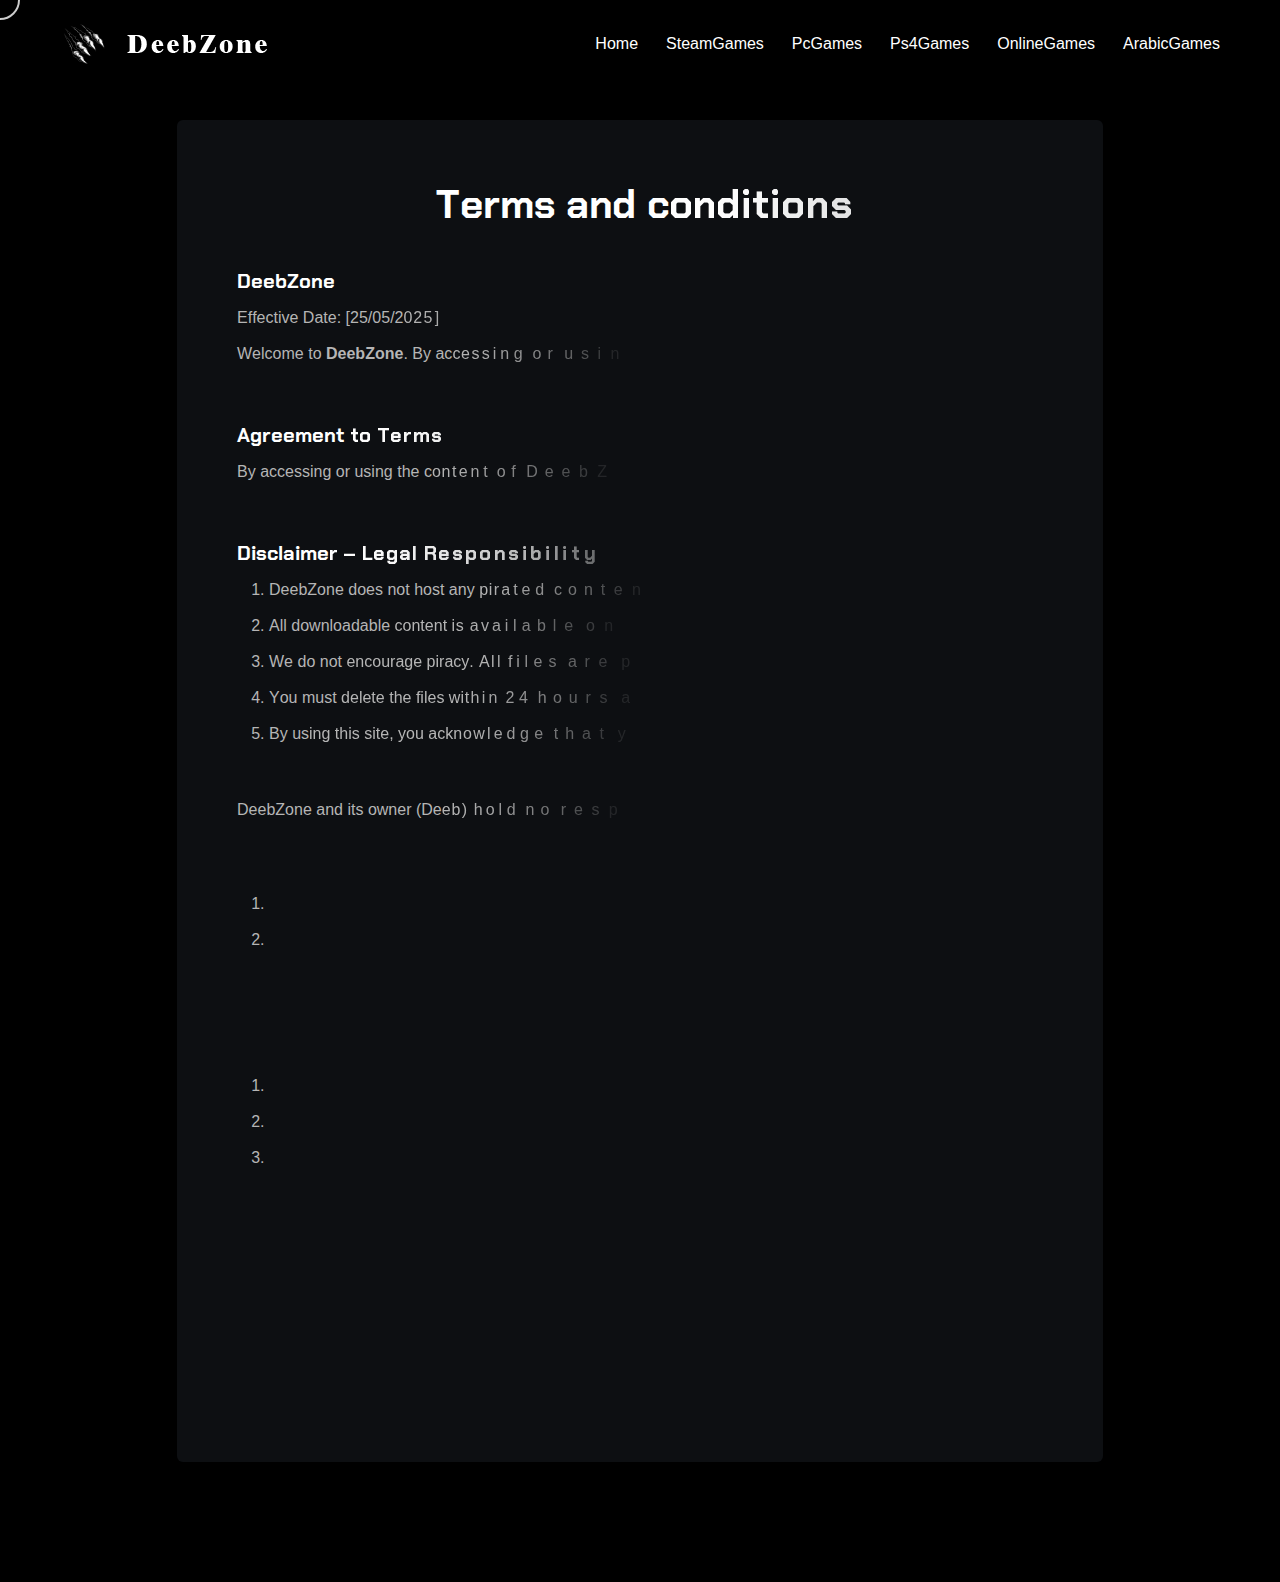
<file: terms-condition.html>
<!DOCTYPE html>
<html lang="en">
<head>
    <meta charset="UTF-8">
    <meta name="viewport" content="width=device-width, initial-scale=1.0">
    <link rel="shortcut icon" href="assets/img/favicon.png" type="image/x-icon">
    <title>Deeb Zone</title>
    <link rel="stylesheet" href="assets/css/bootstrap.css">
    <link rel="stylesheet" href="assets/css/style.css">
</head>

<body>

    <!-- Preloader -->
    <div class="preloader">
        <div class="loader">
            <span></span>
        </div>
    </div>

    <!-- cursor effect-->
    <div class="cursor"></div>
    <!-- Header area  -->

    <!-- header-section start -->
    <header class="header-section w-100">
        <div class="py-sm-6 py-3 mx-xxl-20 mx-md-15 mx-3">
            <div class="d-flex align-items-center justify-content-between gap-xxl-10 gap-lg-8 w-100">
                <nav
                    class="navbar-custom d-flex gap-lg-6 align-items-center flex-column flex-lg-row justify-content-start justify-content-lg-between w-100">
                    <div class="top-bar w-100 d-flex align-items-center gap-lg-0 gap-6">
                        <button class="navbar-toggle-btn d-block d-lg-none" type="button">
                            <span></span>
                            <span></span>
                            <span></span>
                            <span></span>
                        </button>
                        <a class="navbar-brand d-flex align-items-center gap-4" href="index.html">
                            <img class="w-100 logo1" src="assets/img/favicon.png" alt="favicon">
                            <img class="w-100 logo2" src="assets/img/logo.png" alt="logo">
                        </a>
                    </div>
                    <div class="navbar-toggle-item w-100 position-lg-relative">
                        <ul class="custom-nav gap-lg-7 gap-3 cursor-scale growDown2 ms-xxl-10" data-lenis-prevent>
                             <li class="menu-link">
                                <a href="index.html">Home</a>
                            </li>
							<li class="menu-link">
                                <a href="./games/steam/01.html">SteamGames</a>
                            </li>
                            <li class="menu-link">
                                <a href="./games/Pc/02.html">PcGames</a>
                            </li>
							<li class="menu-link">
                                <a href="./games/ps4/03.html">Ps4Games</a>
                            </li>
							<li class="menu-link">
                                <a href="./games/OnlineGames/04.html">OnlineGames</a>
                            </li>
                            <li class="menu-link">
                                <a href="./games/arabicgames/05.html">ArabicGames</a>
                            </li>
                           
                        </ul>
                    </div>
                </nav>
            </div>
        </div>
    </header>
    <!-- header-section end -->


    <!-- terms and conditions section start -->
    <section class="terms-condition pb-120 pt-120 mt-lg-0 mt-sm-15 mt-10">
        <div class="container">
            <div class="row justify-content-center">
                <div class="col-lg-10">
                    <div class="terms-condition-wrapper p-lg-15 p-md-10 p-sm-8 p-4 bgn-4 rounded">
                        <h2 class="tcn-1 mb-10 text-center cursor-scale growUp title-anim">Terms and conditions
                        </h2>
						<div class="d-grid gap-3 mb-8">
                            <h5 class="tcn-1 cursor-scale growDown title-anim">DeebZone</h5>
                            <p class="tcn-6 content-anim">
                                Effective Date: [25/05/2025]
                            </p>
							<p class="tcn-6 content-anim">
                                Welcome to <b>DeebZone</b>. By accessing or using our website (deebzone), you agree to comply with and be bound by the following Terms and Conditions. Please read them carefully.
                            </p>
                            
                        </div>
                        <div class="d-grid gap-3 mb-8">
                            <h5 class="tcn-1 cursor-scale growDown title-anim">Agreement to Terms</h5>
                            <p class="tcn-6 content-anim">
                                By accessing or using the content of DeebZone, including cracked games, Steam offline Games,
								and PS4 game files, you agree to abide by these Terms and Conditions.
								If you do not agree, you should not use this site.
                            </p>
                            
                        </div>
                        <div class="d-grid gap-3 mb-8">
                            <h5 class="tcn-1 cursor-scale growDown title-anim">Disclaimer – Legal Responsibility</h5>
                            <ol class="d-grid gap-3 tcn-6">
                                <li class="content-anim">
                                    DeebZone does not host any pirated content on its servers.
                                </li>
                                <li class="content-anim">
                                    All downloadable content is available on third-party websites.
                                </li>
                                <li class="content-anim">
                                    We do not encourage piracy. All files are provided for educational and testing purposes only.
                                </li>
                                <li class="content-anim">
                                    You must delete the files within 24 hours after downloading if you do not own a legal copy.
                                </li>
                                <li class="content-anim">
                                   By using this site, you acknowledge that you are solely responsible for how you use any files or software obtained through DeebZone.
                                </li>
                            </ol>
                            <p class="tcn-6 content-anim">
                                DeebZone and its owner (Deeb) hold no responsibility for any misuse or legal consequences.
                            </p>
                        </div>
                        <div class="d-grid gap-3 mb-8">
                            <h5 class="tcn-1 cursor-scale growDown title-anim">Intellectual Property</h5>
                            <ol class="d-grid gap-3 tcn-6">
                                <li class="content-anim">
                                   All trademarks, logos, and images are the property of their respective owners.
                                </li>
                                <li class="content-anim">
                                    DeebZone does not claim any ownership of third-party game content.
                                </li>
                            </ol>
                            
                        </div>
						<div class="d-grid gap-3 mb-8">
                            <h5 class="tcn-1 cursor-scale growDown title-anim">Prohibited Uses</h5>
							<p class="tcn-6 content-anim">
                                You agree not to:
                            </p>
                            <ol class="d-grid gap-3 tcn-6">
                                <li class="content-anim">
                                   Use DeebZone for any unlawful purpose;
                                </li>
                                <li class="content-anim">
                                   Try to reverse-engineer or hack game files from the site;
                                </li>
								<li class="content-anim">
                                  Distribute or sell downloaded files for commercial use.
                                </li>
                            </ol>
                            
                        </div>
                        <div class="d-grid gap-3">
                            <h5 class="tcn-1 cursor-scale growDown title-anim">Changes to These Terms</h5>
                            <p class="tcn-6 content-anim">
                               We reserve the right to modify these Terms & Conditions at any time. Continued use of the site means you accept the updated terms.
                            </p></br>
                           
                        </div>
						<div class="d-grid gap-3">
                            <h5 class="tcn-1 cursor-scale growDown title-anim">Contact</h5>
                            <p class="tcn-6 content-anim">
                               For any questions, contact us at : <b><a href="#" target="_blank">Deeb</a></b>
                            </p>
                           
                        </div>
                    </div>
                </div>
            </div>
        </div>
    </section>
    <!-- terms and conditions section end -->

    <!-- ==== js dependencies start ==== -->
    <!-- jquery  -->
    <script src="assets/js/jquery.min.js"></script>
    <!-- gsap  -->
    <script src="assets/js/gsap.min.js"></script>
    <!-- gsap scroll trigger -->
    <script src="assets/js/ScrollTrigger.min.js"></script>
    <!-- lenis  -->
    <script src="assets/js/lenis.min.js"></script>
    <!-- gsap split text -->
    <script src="assets/js/SplitText.min.js"></script>
    <!-- tilt js -->
    <script src="assets/js/vanilla-tilt.js"></script>
    <!-- scroll magic -->
    <script src="assets/js/ScrollMagic.min.js"></script>
    <!-- animation.gsap -->
    <script src="assets/js/animation.gsap.min.js"></script>
    <!-- gsap customization  -->
    <script src="assets/js/gsap-customization.js"></script>
    <!-- swiper js -->
    <script src="assets/js/swiper-bundle.min.js"></script>
    <!-- magnific popup  -->
    <script src="assets/js/magnific-popup.js_1.1.0_jquery.magnific-popup.min.js"></script>
    <!-- bootstrap js -->
    <script src="assets/js/bootstrap.bundle.min.js"></script>
    <!-- main js  -->
    <script src="assets/js/main.js"></script>
	
	<script src='https://storage.ko-fi.com/cdn/scripts/overlay-widget.js'></script>
<script>
  kofiWidgetOverlay.draw('deebzone', {
    'type': 'floating-chat',
    'floating-chat.donateButton.text': 'Support Me',
    'floating-chat.donateButton.background-color': '#f45d22',
    'floating-chat.donateButton.text-color': '#fff'
  });
</script>
</body>
</html>
</file>
<file: assets/css/style.css>
/* =========== css table of contents =========

 * theme name: GamePlex v1
 * version: 2.0
 * description: Gaming and live streaming HTML Template
 * author: Pixelaxis
 * author-url: https://themeforest.net/user/pixelaxis

     00 --> tabler icons
     01 --> mixins
     02 --> variables
     03 --> typography
     03 --> animation
     03 --> buttons
     04 --> navbar
     05 --> global
     06 --> section
     07 --> preloader
    ================================== */
/* ============= plugin styles ============== */
@import "../webfont/tabler-icons.min.css";
@import "swiper-bundle.min.css";
@import "magnific-popup.js_1.1.0_magnific-popup.min.css";
@import url("https://fonts.googleapis.com/css2?family=Chakra+Petch:wght@300;400;500;600;700&amp;family=Poppins:wght@300;400;500;600;700;800;900&amp;display=swap");
:root {
  --body-font: "Poppins", sans-serif;
  --head-font: "Chakra Petch", sans-serif;
  --p1: 246, 87, 30;
  --p2: 255, 172, 5;
  --s1: 96, 214, 0;
  --s2: 23, 125, 47;
  --s3: 13, 141, 232;
  --n0: 0, 0, 0;
  --n1: 255, 255, 255;
  --n3: 36, 40, 41;
  --n4: 13, 15, 18;
  --n5: 23, 25, 28;
  --n6: 181, 181, 181;
  --gradient1: linear-gradient(218deg, #F76D1F 0%, #F6471C 100%, #F62F1A 100%);
  --gradient2: linear-gradient(1deg, #F54C0A 0.43%, rgba(232, 81, 23, 0.20) 99.55%);
  --gradient3: linear-gradient(188deg, rgba(247, 109, 31, 0.15) 5.73%, rgba(246, 71, 28, 0.00) 92.87%, rgba(246, 47, 26, 0.15) 92.87%);
  --gradient4: linear-gradient(180deg, rgba(0, 0, 0, 0.20) 0%, rgba(0, 0, 0, 0.80) 100%);
  --transition: all 0.5s ease-in-out;
}

* {
  box-sizing: border-box;
}

html {
  scroll-behavior: initial !important;
  display: block;
  height: auto;
  min-height: 100%;
  width: 100%;
}

body {
  font-family: var(--body-font);
  font-size: 16px;
  line-height: 150%;
  font-weight: 400;
  color: rgb(var(--n1));
  background: rgb(var(--n0));
  min-height: 100vh;
  position: relative;
}

::-webkit-scrollbar {
  width: 5px;
  height: 5px;
}

::-webkit-scrollbar-track {
  background: rgb(var(--p2));
  border-radius: 5px;
}

::-webkit-scrollbar-button,
::-webkit-scrollbar-thumb {
  background: rgb(var(--p1));
  border-radius: 5px;
}

::-moz-selection {
  color: rgb(var(--p1));
  background: rgb(var(--n0));
}

::selection {
  color: rgb(var(--p1));
  background: rgb(var(--n1));
}

section,
footer {
  position: relative;
  overflow: hidden;
  max-width: 1920px;
  width: 100%;
  margin: 0 auto;
  z-index: 1;
}

.display-one {
  font-size: 100px;
  line-height: 110%;
}

.display-two {
  font-size: 72px;
  line-height: 120%;
}

.display-three {
  font-size: 64px;
  line-height: 120%;
}

.display-four {
  font-size: 56px;
  line-height: 120%;
}

.display-five {
  font-size: 48px;
  line-height: 120%;
}

.display-six {
  font-size: 40px;
  line-height: 120%;
}

.fs-one,
h1,
h1 > a {
  font-size: 48px;
  line-height: 120%;
}

.fs-two,
h2,
h2 > a {
  font-size: 40px;
  line-height: 120%;
}

.fs-three,
h3,
h3 > a {
  font-size: 32px;
  line-height: 120%;
}

.fs-four,
h4,
h4 > a {
  font-size: 24px;
  line-height: 130%;
}

.fs-five,
h5,
h5 > a {
  font-size: 20px;
  line-height: 130%;
}

.fs-six,
h6,
h6 > a {
  font-size: 16px;
  line-height: 130%;
}

.fs-xs {
  font-size: 12px;
  line-height: 150%;
}

.fs-sm {
  font-size: 14px;
  line-height: 150%;
}

.fs-base {
  font-size: 16px;
  line-height: 150%;
}

.fs-lg {
  font-size: 18px;
  line-height: 150%;
}

.fs-xl {
  font-size: 20px;
  line-height: 150%;
}

.fs-2xl {
  font-size: 24px;
  line-height: 150%;
}

h1,
h2,
h3,
h4,
h5,
h6,
.display-one,
.display-two,
.display-three,
.display-four,
.display-five,
.display-six,
.fs-one,
.fs-two,
.fs-three,
.fs-four,
.fs-five,
.fs-six {
  font-family: var(--head-font);
  font-weight: 900;
  margin-bottom: 0;
  display: block;
}
h1 span,
h2 span,
h3 span,
h4 span,
h5 span,
h6 span,
.display-one span,
.display-two span,
.display-three span,
.display-four span,
.display-five span,
.display-six span,
.fs-one span,
.fs-two span,
.fs-three span,
.fs-four span,
.fs-five span,
.fs-six span {
  font-size: inherit;
  font-family: inherit;
  color: inherit;
  line-height: inherit;
  font-weight: inherit;
}

.heading-font {
  font-family: var(--head-font);
}

.body-font {
  font-family: var(--body-font);
}

a,
p,
button,
span,
li,
th,
td,
input,
textarea,
select,
label,
blockquote {
  font-family: var(--body-font);
  font-size: 16px;
  line-height: 150%;
  font-weight: normal;
  margin: 0;
}

a,
button {
  color: var(--n1);
  cursor: pointer;
  display: inline-flex;
  gap: 8px;
}
a:hover,
button:hover {
  color: var(--primary-color);
}

a {
  text-decoration: none;
}

ul {
  list-style: none;
  margin: 0;
  padding: 0;
}
ul li {
  font-size: inherit;
  font-family: inherit;
  font-weight: inherit;
}

@media (max-width: 1199px) {
  h1,
  h1 > a {
    font-size: 40px;
  }
  h2,
  h2 > a {
    font-size: 34px;
  }
  h3,
  h3 > a {
    font-size: 30px;
  }
}
.pt-120 {
  padding-top: 120px;
}

.pb-120 {
  padding-bottom: 120px;
}

.mt-120 {
  margin-top: 120px;
}

.mb-120 {
  margin-bottom: 120px;
}

@media (max-width: 1199px) {
  .display-one {
    font-size: 90px;
  }
}
@media (max-width: 991px) {
  .display-one {
    font-size: 72px;
  }
  .display-two {
    font-size: 64px;
  }
  .display-three {
    font-size: 56px;
  }
  .display-four {
    font-size: 48px;
  }
  .display-five {
    font-size: 42px;
  }
  .display-six {
    font-size: 32px;
  }
  .fs-one,
  h1,
  h1 > a {
    font-size: 36px;
  }
  .fs-two,
  h2,
  h2 > a {
    font-size: 30px;
  }
  .fs-three,
  h3,
  h3 > a {
    font-size: 24px;
  }
  .fs-four,
  h4,
  h4 > a {
    font-size: 20px;
  }
  .fs-five,
  h5,
  h5 > a {
    font-size: 18px;
  }
  .fs-six,
  h6,
  h6 > a {
    font-size: 15px;
  }
  .fs-seven {
    font-size: 16px;
  }
  .fs-2xl {
    font-size: 22px;
  }
  .pt-120 {
    padding-top: 60px;
  }
  .pb-120 {
    padding-bottom: 60px;
  }
  .mt-120 {
    margin-top: 60px;
  }
  .mb-120 {
    margin-bottom: 60px;
  }
}
@media (max-width: 767px) {
  .display-one {
    font-size: 56px;
  }
}
@media (max-width: 575px) {
  .display-one {
    font-size: 48px;
  }
  .display-two {
    font-size: 40px;
  }
  .display-three {
    font-size: 36px;
  }
  .display-four {
    font-size: 30px;
  }
  .display-five {
    font-size: 24px;
  }
  .display-six {
    font-size: 20px;
  }
  .fs-2xl {
    font-size: 18px;
  }
  .pt-120 {
    padding-top: 50px;
  }
  .pb-120 {
    padding-bottom: 50px;
  }
  .mt-120 {
    margin-top: 50px;
  }
  .mb-120 {
    margin-bottom: 50px;
  }
}
@media (max-width: 480px) {
  .display-two {
    font-size: 36px;
  }
  h3 {
    font-size: 20px;
  }
  .fs-2xl {
    font-size: 16px;
  }
}
.lines .line {
  position: absolute;
  width: 1px;
  height: 100%;
  top: 0;
  left: 0;
  background: rgba(255, 255, 255, 0.1);
  z-index: -1;
}
.lines .line::after {
  content: "";
  display: block;
  position: absolute;
  height: 30px;
  width: 100%;
  top: 0%;
  left: 0;
  background: linear-gradient(to bottom, rgba(255, 217, 0, 0) 0%, #ffd900 75%, #ffd900 100%);
  animation: run 4s 0s infinite linear;
  animation-fill-mode: forwards;
}
.lines .line:nth-child(3n+1)::after {
  top: unset;
  animation: run 3s 0s infinite linear;
}
.lines .line:nth-child(1) {
  left: 6%;
}
.lines .line:nth-child(2) {
  left: 12%;
}
.lines .line:nth-child(3) {
  left: 18%;
}
.lines .line:nth-child(4) {
  left: 24%;
}
.lines .line:nth-child(5) {
  left: 30%;
}
.lines .line:nth-child(6) {
  left: 36%;
}
.lines .line:nth-child(7) {
  left: 42%;
}
.lines .line:nth-child(8) {
  left: 48%;
}
.lines .line:nth-child(9) {
  left: 54%;
}
.lines .line:nth-child(10) {
  left: 60%;
}
.lines .line:nth-child(11) {
  left: 66%;
}
.lines .line:nth-child(12) {
  left: 72%;
}
.lines .line:nth-child(13) {
  left: 78%;
}
.lines .line:nth-child(14) {
  left: 84%;
}
.lines .line:nth-child(15) {
  left: 90%;
}
.lines .line:nth-child(16) {
  left: 96%;
}
@media (max-width: 991px) {
  .lines .line:nth-child(2n) {
    display: none;
  }
}
.lines .line-vertical {
  position: absolute;
  width: 100%;
  height: 1px;
  top: 0;
  left: 0;
  background: rgba(255, 255, 255, 0.1);
  z-index: -1;
}
.lines .line-vertical:nth-child(1) {
  top: 10%;
}
.lines .line-vertical:nth-child(2) {
  top: 20%;
}
.lines .line-vertical:nth-child(3) {
  top: 30%;
}
.lines .line-vertical:nth-child(4) {
  top: 40%;
}
.lines .line-vertical:nth-child(5) {
  top: 50%;
}
.lines .line-vertical:nth-child(6) {
  top: 60%;
}
.lines .line-vertical:nth-child(7) {
  top: 70%;
}
.lines .line-vertical:nth-child(8) {
  top: 80%;
}
.lines .line-vertical:nth-child(9) {
  top: 90%;
}
.lines .line-vertical:nth-child(10) {
  top: 100%;
}
@media (max-width: 767px) {
  .lines .line-vertical:nth-child(2n) {
    display: none;
  }
}

@keyframes run {
  0% {
    top: 0%;
  }
  100% {
    top: 100%;
  }
}
.btn-circle {
  width: 42px;
  min-width: 42px;
  max-width: 42px;
  height: 42px;
  border-radius: 50%;
  display: flex;
  align-items: center;
  justify-content: center;
  background: rgb(var(--p1));
  font-weight: normal;
}
@media (max-width: 575px) {
  .btn-circle {
    width: 30px;
    min-width: 30px;
    max-width: 30px;
    height: 30px;
    border-radius: 50%;
    display: flex;
    align-items: center;
    justify-content: center;
  }
}

.box-style {
  width: 48px;
  min-width: 48px;
  max-width: 48px;
  height: 48px;
  border-radius: 50%;
  display: flex;
  align-items: center;
  justify-content: center;
  background: transparent;
  position: relative;
  overflow: hidden;
  z-index: 1;
  transition: all 0.5s ease;
  border: 1px solid rgb(var(--p1));
}
.box-style::before {
  content: "";
  position: absolute;
  top: var(--x);
  left: var(--y);
  transform: translate(-50%, -50%);
  transition: all 0.7s ease;
  background: rgb(var(--p1));
  border-radius: inherit;
  width: 0;
  height: 0;
  z-index: -1;
}
.box-style:hover::before {
  width: 200%;
  height: 200%;
}
.box-style.alt-box {
  max-width: 100%;
  width: 100%;
  max-height: 100%;
  height: 100%;
}
.box-style.alt-box::before {
  background: rgba(var(--p1), 0.2);
}
.box-style.alt-box:hover::before {
  width: 300%;
  height: 500%;
}

.btn-rounded-cus {
  background: rgba(var(--p1), 0.3);
}
.btn-rounded-cus::before {
  content: "";
  position: absolute;
  top: 0;
  left: 0;
  background: rgb(var(--p1));
  border-radius: inherit;
  width: 0;
  height: 100%;
  z-index: -1;
  transition: width 0.5s ease-in-out;
}
@media (max-width: 1199px) {
  .btn-rounded-cus::before {
    display: none;
  }
}
.btn-rounded-cus:hover::before {
  width: 100%;
}

.btn-half-border::before {
  content: "";
  position: absolute;
  top: 50%;
  left: 50%;
  transform: translate(-50%, -50%);
  border-radius: inherit;
  width: calc(100% + 12px);
  height: calc(100% + 12px);
  z-index: -1;
  transition: border 0.3s ease-in-out;
  border: 2px solid transparent;
  border-color: transparent rgb(var(--p1));
}
.btn-half-border:hover::before {
  border-color: rgb(var(--p1));
}

.btn2 {
  width: 48px;
  min-width: 48px;
  max-width: 48px;
  height: 48px;
  border-radius: 50%;
  display: flex;
  align-items: center;
  justify-content: center;
  background: rgb(var(--s1));
  transition: all 0.5s ease;
}

.swiper-btn {
  width: 56px;
  min-width: 56px;
  max-width: 56px;
  height: 56px;
  border-radius: 50%;
  display: flex;
  align-items: center;
  justify-content: center;
  cursor: pointer;
  position: relative;
  z-index: 1;
}
.swiper-btn::after {
  position: absolute;
  content: "";
  display: inline-block;
  width: 100%;
  height: 100%;
  border-radius: inherit;
  border: 1px dashed rgb(var(--p1));
  z-index: -1;
}
.swiper-btn.box-style {
  border: unset;
}
@media (max-width: 767px) {
  .swiper-btn {
    width: 40px;
    min-width: 40px;
    max-width: 40px;
    height: 40px;
    border-radius: 50%;
    display: flex;
    align-items: center;
    justify-content: center;
  }
}

.claim-btn {
  padding: 12px 24px;
  background: rgb(var(--n3));
  border-radius: 50px;
  transition: all 0.5s ease;
}
.claim-btn:hover {
  background: rgb(var(--p1));
}

.bttn {
  border: 0;
  outline: 0;
  background: transparent;
}

.send-msg {
  background: rgb(var(--p2));
  border-radius: 50px;
}

.ntf-btn {
  width: 60px;
  min-width: 60px;
  max-width: 60px;
  height: 60px;
  border-radius: 50%;
  display: flex;
  align-items: center;
  justify-content: center;
}
@media (max-width: 1199px) {
  .ntf-btn {
    width: 42px;
    min-width: 42px;
    max-width: 42px;
    height: 42px;
    border-radius: 50%;
    display: flex;
    align-items: center;
    justify-content: center;
  }
}
@media (max-width: 575px) {
  .ntf-btn {
    width: 30px;
    min-width: 30px;
    max-width: 30px;
    height: 30px;
    border-radius: 50%;
    display: flex;
    align-items: center;
    justify-content: center;
  }
}

.header-section {
  background: transparent;
  position: fixed;
  top: 0;
  left: 50%;
  transform: translateX(-50%);
  z-index: 100;
  transition: all 0.3s ease-in-out;
  max-height: 100px;
}
@media (max-width: 1600px) {
  .header-section {
    background: rgb(var(--n0));
  }
}
@media (max-width: 991px) {
  .header-section .navbar-toggle-item {
    position: fixed;
    transform: translateY(-150%);
    transition: all 0.3s ease-in-out;
    left: 0;
    top: 80px;
  }
}
@media (max-width: 991px) and (max-width: 575px) {
  .header-section .navbar-toggle-item {
    top: 60px;
  }
}
@media (max-width: 991px) {
  .header-section .navbar-toggle-item.open {
    transform: translateY(0);
  }
}
@media (min-width: 992px) {
  .header-section .navbar-toggle-item {
    display: initial !important;
  }
  .header-section .menu-link.active {
    color: rgb(var(--s1));
  }
}
.header-section .top-bar.alt {
  max-width: 260px;
  width: 100%;
}
.header-section .navbar-brand .logo1 {
  max-width: 48px;
}
.header-section .navbar-brand .logo2 {
  max-width: 180px;
}
@media (max-width: 991px) {
  .header-section .navbar-brand .logo1 {
    max-width: 36px;
  }
  .header-section .navbar-brand .logo2 {
    max-width: 140px;
  }
}
@media (max-width: 575px) {
  .header-section .navbar-brand .logo1 {
    max-width: 24px;
  }
  .header-section .navbar-brand .logo2 {
    display: none;
  }
}
.header-section .custom-nav .menu-item button {
  position: relative;
  all: unset;
  z-index: 1;
}
.header-section .custom-nav .menu-item button::after {
  position: absolute;
  content: "\ea5f";
  border: none;
  font-family: "tabler-icons";
  font-weight: 400;
  font-size: 14px;
  right: -15px;
  z-index: -1;
  transition: all 0.5s ease-in-out;
}
@media (max-width: 991px) {
  .header-section .custom-nav .menu-item button::after {
    z-index: 1;
    right: 0;
  }
}
.header-section .custom-nav .menu-item button:hover::after {
  transform: rotate(180deg);
}
.header-section .custom-nav .menu-item.active button {
  color: rgb(var(--s1));
}
.header-section .custom-nav .menu-link .active {
  color: rgb(var(--s1));
}
@media (max-width: 991px) {
  .header-section .custom-nav {
    display: grid;
    gap: 6px;
    max-height: 280px;
    overflow-y: auto;
    overflow-x: hidden;
    width: 100%;
    background: rgb(var(--n4));
    padding: 20px 10px;
  }
  .header-section .custom-nav .menu-item {
    position: relative;
  }
  .header-section .custom-nav .sub-menu {
    display: none;
    margin-left: 20px;
    padding: 5px 0;
  }
  .header-section .custom-nav .sub-menu .menu-link {
    padding: 5px 0;
  }
}
@media (min-width: 992px) {
  .header-section .custom-nav {
    display: flex;
    align-items: baseline;
  }
  .header-section .custom-nav .menu-item {
    position: relative;
  }
  .header-section .custom-nav .sub-menu {
    position: absolute;
    top: 30px;
    left: 0;
    opacity: 0;
    width: -moz-max-content;
    width: max-content;
    visibility: hidden;
    transform: translateY(20px);
    text-wrap: nowrap;
    transition: all 0.5s ease-in-out;
    display: initial !important;
    background: rgb(var(--n4));
    padding: 20px;
  }
  .header-section .custom-nav .sub-menu .menu-link {
    padding: 5px 0;
  }
  .header-section .custom-nav .menu-item:hover > .sub-menu {
    opacity: 1;
    visibility: visible;
    transform: translateY(0);
  }
}
.header-section .navbar-toggle-btn {
  width: 36px;
  height: 28px;
  position: relative;
  right: 0;
  transition: 0.3s ease-in-out;
  top: 0px;
  background: transparent;
  border: none;
}
.header-section .navbar-toggle-btn span {
  display: block;
  position: absolute;
  height: 3px;
  width: 100%;
  background: white;
  border-radius: 9px;
  opacity: 1;
  left: 0;
  transform: rotate(0deg);
  transition: 0.3s ease-in-out;
}
.header-section .navbar-toggle-btn span:nth-child(1) {
  top: 0px;
}
.header-section .navbar-toggle-btn span:nth-child(2), .header-section .navbar-toggle-btn span:nth-child(3) {
  top: 12px;
}
.header-section .navbar-toggle-btn span:nth-child(4) {
  top: 24px;
}
.header-section .navbar-toggle-btn.open span:nth-child(1) {
  top: 18px;
  width: 0%;
  left: 50%;
}
.header-section .navbar-toggle-btn.open span:nth-child(2) {
  transform: rotate(45deg);
}
.header-section .navbar-toggle-btn.open span:nth-child(3) {
  transform: rotate(-45deg);
}
.header-section .navbar-toggle-btn.open span:nth-child(4) {
  top: 18px;
  width: 0%;
  left: 50%;
}
@media (max-width: 575px) {
  .header-section .navbar-toggle-btn {
    width: 28px;
    height: 20px;
  }
  .header-section .navbar-toggle-btn span:nth-child(2), .header-section .navbar-toggle-btn span:nth-child(3) {
    top: 8px;
  }
  .header-section .navbar-toggle-btn span:nth-child(4) {
    top: 16px;
  }
}
.header-section .toggle-btn.box-style {
  width: 60px;
  min-width: 60px;
  max-width: 60px;
  height: 60px;
  border-radius: 50%;
  display: flex;
  align-items: center;
  justify-content: center;
}
@media (max-width: 991px) {
  .header-section .toggle-btn.box-style {
    width: 42px;
    min-width: 42px;
    max-width: 42px;
    height: 42px;
    border-radius: 50%;
    display: flex;
    align-items: center;
    justify-content: center;
  }
}
@media (max-width: 575px) {
  .header-section .toggle-btn.box-style {
    width: 30px;
    min-width: 30px;
    max-width: 30px;
    height: 30px;
    border-radius: 50%;
    display: flex;
    align-items: center;
    justify-content: center;
  }
}
.header-section .header-profile .profile-wrapper .img-area {
  width: 60px;
  min-width: 60px;
  max-width: 60px;
  height: 60px;
  border-radius: 50%;
  display: flex;
  align-items: center;
  justify-content: center;
}
@media (max-width: 991px) {
  .header-section .header-profile .profile-wrapper .img-area {
    width: 48px;
    min-width: 48px;
    max-width: 48px;
    height: 48px;
    border-radius: 50%;
    display: flex;
    align-items: center;
    justify-content: center;
  }
}
@media (max-width: 575px) {
  .header-section .header-profile .profile-wrapper .img-area {
    width: 36px;
    min-width: 36px;
    max-width: 36px;
    height: 36px;
    border-radius: 50%;
    display: flex;
    align-items: center;
    justify-content: center;
  }
}
@media (max-width: 991px) {
  .header-section .search-bar {
    position: fixed;
    top: -300%;
    left: 0;
    transition: all 0.3s ease-in-out;
  }
  .header-section .search-bar.open {
    top: 100%;
  }
  .header-section .search-bar.open .input-area {
    background: rgb(var(--n4));
  }
}
.header-section.fixed-header {
  background: rgb(var(--n4));
}

.d-center {
  display: flex;
  align-items: center;
  justify-content: center;
}

.d-between {
  display: flex;
  align-items: center;
  justify-content: space-between;
}

.cursor {
  position: fixed;
  width: 40px;
  height: 40px;
  border-radius: 50%;
  border: 2px solid rgba(var(--n1), 0.8);
  margin-left: -20px;
  margin-top: -20px;
  transition: transform 0.3s;
  pointer-events: none;
  transform-origin: center center;
  z-index: 1000;
}
@media (max-width: 991px) {
  .cursor {
    display: none;
  }
}

.big-cursor,
.small-cursor,
.small-cursor2 {
  transform: scale(7);
  background: rgb(var(--n1));
  mix-blend-mode: difference;
}

.small-cursor {
  transform: scale(4);
}

.small-cursor2 {
  transform: scale(2);
}

.tcp-1 {
  color: rgb(var(--p1)) !important;
}

.tcp-2 {
  color: rgb(var(--p2));
}

.tcs-1 {
  color: rgb(var(--s1));
}

.tcs-2 {
  color: rgb(var(--s2));
}

.tcn-0 {
  color: rgb(var(--n0));
}

.tcn-1 {
  color: rgb(var(--n1));
}

.tcn-6 {
  color: rgb(var(--n6));
}

.bgp-1 {
  background: rgb(var(--p1));
}

.bgp-2 {
  background: rgb(var(--p2));
}

.bgs-1 {
  background: rgb(var(--s1));
}

.bgs-2 {
  background: rgb(var(--s2));
}

.bgn-0 {
  background: rgb(var(--n0));
}

.bgn-1 {
  background: rgb(var(--n1));
}

.bgn-3 {
  background: rgba(var(--n3), 0.4);
}

.bgn-4 {
  background: rgb(var(--n4));
}

.gradient-bg,
.gradient-bg2 {
  position: absolute;
  width: 400px;
  height: 300px;
  transform: rotate(90deg);
  top: 0;
  left: 0;
  border-radius: 150px;
  background: var(--gradient1);
  filter: blur(355.5px);
  z-index: -1;
}

.gradient-bg2 {
  left: unset;
  right: 0;
  background: rgb(var(--s1));
}

.list-icon li::before {
  content: "";
  display: inline-block;
  width: 6px;
  height: 6px;
  border-radius: 50%;
  background: rgb(var(--p1));
  margin-right: 10px;
  vertical-align: middle;
}
.list-icon li:first-child::before {
  display: none;
}

.dot-icon {
  position: relative;
  padding-left: 24px;
}
.dot-icon::before {
  content: "";
  position: absolute;
  left: 0;
  top: 50%;
  transform: translateY(-50%);
  display: inline-block;
  width: 12px;
  height: 12px;
  border-radius: 50%;
  background: rgb(var(--p1));
}
.dot-icon.alt-icon::before {
  background: rgb(var(--n1));
  width: 6px;
  height: 6px;
}

.hr-line {
  width: 100%;
  height: 1px;
  background: rgb(var(--n1), 0.2);
}
.hr-line.line2 {
  background: rgb(var(--n0), 0.8);
}
.hr-line.line3 {
  background: rgb(var(--n3), 0.6);
}

.v-line {
  width: 1px;
  height: 100%;
  min-height: 20px;
  background: rgb(var(--n1), 0.2);
  display: block;
}

.bt {
  border-top: 1px solid rgb(var(--n3));
}

.br {
  border-right: 1px solid rgb(var(--n3));
}
@media (max-width: 991px) {
  .br.br-res {
    border-right: 0;
  }
}

.bb {
  border-bottom: 1px solid rgb(var(--n3));
}

.single-input {
  border: 1px solid rgba(var(--n1), 0.2);
  background: rgba(var(--n0), 0.4);
  padding: 20px;
  border-radius: 12px;
  width: 100%;
  transition: all 0.3s;
}
.single-input:focus-within {
  outline: 1px solid rgb(var(--p1));
}
.single-input input {
  width: 100%;
  border: 0;
  background: transparent;
  color: rgb(var(--n1));
  outline: 0;
}

::-moz-placeholder {
  color: rgb(var(--n6));
}

::placeholder {
  color: rgb(var(--n6));
}

.input-area {
  border: 1px solid rgba(var(--n1), 0.2);
  background: rgba(var(--n0), 0.4);
  padding: 16px 20px;
  border-radius: 50px;
  width: 100%;
  transition: all 0.3s;
}
.input-area:focus-within {
  outline: 1px solid rgb(var(--p1));
}
.input-area input {
  width: 100%;
  border: 0;
  background: transparent;
  color: rgb(var(--n1));
  outline: 0;
}
.input-area input::-moz-placeholder {
  color: rgb(var(--n6));
}
.input-area input::placeholder {
  color: rgb(var(--n6));
}

.custom-checkbox {
  position: relative;
  padding-left: 30px;
  cursor: pointer;
}
.custom-checkbox input {
  opacity: 0;
}
.custom-checkbox .checkmark {
  position: absolute;
  top: 50%;
  left: 50%;
  transform: translate(-50%, -50%);
  width: 32px;
  height: 32px;
  background-color: rgb(var(--p1));
  border-radius: 50%;
}
.custom-checkbox .checkmark:after {
  content: "";
  position: absolute;
  display: none;
  left: 40%;
  top: 20%;
  transform: translate(-50%, -50%);
  width: 8px;
  height: 18px;
  border: solid white;
  border-width: 0 3px 3px 0;
  transform: rotate(45deg);
}
.custom-checkbox:hover input ~ .checkmark {
  background-color: rgb(var(--p1), 0.8);
}
.custom-checkbox input:checked ~ .checkmark {
  background-color: rgb(var(--p1));
}
.custom-checkbox input:checked ~ .checkmark:after {
  display: block;
}

.tabcontents {
  position: relative;
}

.tabitem {
  transform: translateY(100%);
  position: absolute;
  z-index: -1;
  top: 0;
  width: 100%;
  opacity: 0;
  transition: 0.5s all;
}

.tabitem.active {
  position: initial;
  z-index: 1;
  opacity: 1;
  transform: translateY(0);
}

.accordion-section .acc-header-area {
  cursor: pointer;
  position: relative;
}
.accordion-section .acc-header-area button {
  background: transparent;
  border: 0;
  outline: 0;
}
.accordion-section .acc-header-area button::after {
  content: "\ea69";
  font-family: "tabler-icons";
  z-index: 1;
  position: absolute;
  right: 0px;
  font-size: 24px;
  background-image: none;
  transform: rotate(0deg);
  transition: all 0.5s ease-in-out;
  border-radius: 50%;
}
.accordion-section .acc-content-area {
  display: none;
}
.accordion-section .active .acc-header-area button::after {
  content: "\ea68";
  transform: rotate(180deg);
}

.lower-alpha-right-parentheses {
  padding: 0;
  counter-reset: list;
  list-style-type: none;
}
.lower-alpha-right-parentheses li:before {
  content: counter(list, lower-alpha) ") ";
  counter-increment: list;
}

.pointer {
  cursor: pointer;
}

.outline-0 {
  outline: 0;
}

.notification-area,
.user-account-popup {
  position: fixed;
  top: 100px;
  right: 0px;
  z-index: 100;
  background: rgb(var(--n3));
  max-width: 300px;
  width: 100%;
  max-height: 400px;
  height: 100%;
  border: 1px solid rgb(var(--n3));
  border-radius: 12px;
  transition: all 0.5s ease;
  transform: translateX(100%);
  overflow-y: auto;
}
.notification-area.open,
.user-account-popup.open {
  transform: translateX(0);
}
.notification-area::-webkit-scrollbar,
.user-account-popup::-webkit-scrollbar {
  width: 5px;
}
.notification-area::-webkit-scrollbar-track,
.user-account-popup::-webkit-scrollbar-track {
  background: rgb(var(--p2));
  border-radius: 5px;
}
.notification-area::-webkit-scrollbar-button, .notification-area::-webkit-scrollbar-thumb,
.user-account-popup::-webkit-scrollbar-button,
.user-account-popup::-webkit-scrollbar-thumb {
  background: rgb(var(--p1));
  border-radius: 5px;
}
.notification-area .card-img-area,
.user-account-popup .card-img-area {
  width: 36px;
  min-width: 36px;
  max-width: 36px;
  height: 36px;
  border-radius: 50%;
  display: flex;
  align-items: center;
  justify-content: center;
}
.notification-area .card-item,
.user-account-popup .card-item {
  padding: 4px;
  border-radius: 12px;
  width: 100%;
  transition: all 0.3s ease;
}
.notification-area .card-item:hover,
.user-account-popup .card-item:hover {
  background: rgb(var(--p1));
}

.user-account-popup {
  height: auto;
}
.user-account-popup .account-item {
  padding: 8px;
  border-radius: 12px;
  transition: all 0.3s ease;
}
.user-account-popup .account-item:hover {
  background: rgb(var(--p1));
}
.user-account-popup .user-level-area {
  background: rgba(var(--p1), 0.1);
}
.user-account-popup .user-level-area .level-bar {
  background: rgb(var(--n4));
  width: 100%;
  height: 6px;
  position: relative;
}
.user-account-popup .user-level-area .level-bar .level-progress {
  position: absolute;
  left: 0;
  top: 0;
  height: 100%;
  background: rgb(var(--p1));
  width: initial;
  transition: all 0.5s ease;
  border-radius: 6px;
}

.red-ball {
  position: absolute;
  max-width: 120px;
  max-height: 200px;
  width: 100%;
  height: 100%;
  border-radius: 40%;
  background: rgb(var(--p1));
  animation: spin 5s ease-in-out infinite;
  filter: blur(140px);
  z-index: -1;
}

@keyframes spin {
  0% {
    transform: rotate(0deg);
  }
  100% {
    transform: rotate(360deg);
  }
}
.connect-wallet-section {
  transform: translateY(-120%);
  transition: all 0.9s ease-in-out;
  z-index: 1000;
  
}
.connect-wallet-section .connect-wallet-overlay {
  background: rgba(var(--n5), 0.5);
  -webkit-backdrop-filter: blur(4px);
          backdrop-filter: blur(4px);
  z-index: -1;
}
.connect-wallet-section .wallet-wrapper {
	
  max-width: 600px;
  margin: auto;
}
.connect-wallet-section .wallet-area {
  border: 1px solid rgb(var(--p1));
  max-width: 600px;
  max-height: 700px;
  width: 100%;
}
.connect-wallet-section .wallet-item .wallet-item-thumb {
  width: 48px;
  min-width: 48px;
  max-width: 48px;
  height: 48px;
  border-radius: 50%;
  display: flex;
  align-items: center;
  justify-content: center;
}
.connect-wallet-section.active {
  transform: translateY(0%);
}

.footer-banner-img {
  position: absolute;
  bottom: 100%;
  left: -100%;
  max-width: 300px;
  width: 100%;
  scale: 2;
  opacity: 0.5;
  z-index: -1;
}
@media (max-width: 767px) {
  .footer-banner-img {
    display: none;
  }
}

.sword-area {
  position: absolute;
  top: 0;
  right: 0;
  max-width: 200px;
  width: 100%;
  opacity: 0.5;
}
@media (max-width: 1400px) {
  .sword-area {
    display: none;
  }
}

.diamond-area {
  position: absolute;
  top: 0;
  left: 0;
  max-width: 100px;
  width: 100%;
  opacity: 0.5;
}
@media (max-width: 1600px) {
  .diamond-area {
    display: none;
  }
}

.game-console-area {
  position: absolute;
  top: 0;
  left: 50%;
  max-width: 200px;
  width: 100%;
  opacity: 0.5;
}
@media (max-width: 1600px) {
  .game-console-area {
    display: none;
  }
}

.hero-section {
  background-blend-mode: multiply;
}
.hero-section .star-area {
  position: absolute;
  top: 150px;
  right: 150px;
  max-width: 200px;
}
.hero-section .star-area .big-star {
  max-width: 150px;
  animation: growUp 2s ease-in-out infinite;
}
.hero-section .star-area .small-star {
  position: absolute;
  right: 0;
  max-width: 48px;
  animation: rotate 2s ease-in-out infinite;
}
.hero-section .rotate-award {
  position: absolute;
  bottom: 150px;
  right: 150px;
  max-width: 100px;
  animation: rotateY 3s ease-in-out infinite;
}
.hero-section .hero-content .card-area {
  border: 1px solid rgba(var(--n1), 0.2);
  background: rgba(var(--n1), 0.1);
}
.hero-section .hero-content .card-area .card-item .card-img-area {
  max-width: 72px;
  max-height: 72px;
  border: 2px solid rgb(var(--n3));
}
@media (max-width: 575px) {
  .hero-section .hero-content .card-area .card-item .card-img-area {
    max-width: 60px;
    max-height: 60px;
  }
}
@media (max-width: 1750px) {
  .hero-section .star-area,
  .hero-section .rotate-award {
    display: none;
  }
}

.active-player-list .player-lists li {
  width: 48px;
  min-width: 48px;
  max-width: 48px;
  height: 48px;
  border-radius: 50%;
  display: flex;
  align-items: center;
  justify-content: center;
  border: 3px solid rgb(var(--n3));
}
.active-player-list .player-lists li:last-child {
  background: rgb(var(--p1));
  border-color: rgb(var(--n1));
}

.hero-banner-area {
  position: absolute;
  top: 0;
  left: 50%;
  bottom: 0;
  transform: translateX(-50%);
  z-index: -1;
}
.hero-banner-area .hero-banner-bg {
  position: absolute;
  top: 0;
  left: 0;
  bottom: 0;
  right: 0;
  z-index: -10;
  width: 520px;
  height: 950px;
  transform: translateX(-50%);
}
.hero-banner-area .hero-banner-img {
  position: absolute;
  bottom: 0;
  left: 0;
  right: 0;
  width: 500px;
  height: 700px;
  z-index: -1;
  transform: translateX(-40%);
}
@media (max-width: 1399px) {
  .hero-banner-area .hero-banner-bg {
    display: none;
  }
  .hero-banner-area .hero-banner-img {
    width: 450px;
    height: 650px;
  }
}
@media (max-width: 1199px) {
  .hero-banner-area .hero-banner-img {
    width: 350px;
    height: 540px;
  }
}
@media (max-width: 991px) {
  .hero-banner-area .hero-banner-img {
    width: 300px;
    height: 480px;
    left: -80px;
  }
}
@media (max-width: 767px) {
  .hero-banner-area {
    left: 70%;
  }
  .hero-banner-area .hero-banner-img {
    left: 100%;
    height: 350px;
    bottom: unset;
    top: 10%;
    z-index: -1;
  }
}
@media (max-width: 575px) {
  .hero-banner-area {
    display: none;
  }
}

@keyframes growUp {
  50% {
    transform: scale(1.2);
  }
}
@keyframes rotate {
  50% {
    transform: rotate(360deg);
  }
}
@keyframes rotateY {
  0% {
    transform: rotateY(0deg);
  }
  100% {
    transform: rotateY(360deg);
  }
}
.swiper-3d-section {
  margin-top: -120px;
  background: url("../img/bg-2.png") no-repeat center center;
}
.swiper-3d-section .swiper-3d-container {
  width: 100%;
}
.swiper-3d-section .swiper-3d-container .swiper-slide {
  width: 320px;
}
.swiper-3d-section .swiper-3d-container .swiper-slide .card-3d {
  position: relative;
  width: 320px;
  border: 1px solid rgb(var(--n3));
  border-radius: 24px;
  background: rgb(var(--n5));
  transition: all 0.5s ease;
}
.swiper-3d-section .swiper-3d-container .swiper-slide .card-3d .img-area {
  border-radius: inherit;
}
.swiper-3d-section .swiper-3d-container .swiper-slide .card-3d .img-area img {
  border-radius: inherit;
  transition: all 0.5s ease;
}
.swiper-3d-section .swiper-3d-container .swiper-slide .card-3d .card-date {
  border-radius: 12px;
  background: rgba(var(--n1), 0.45);
}
.swiper-3d-section .swiper-3d-container .swiper-slide .card-3d .card-status {
  border-radius: 46px;
  border: 1px solid rgb(var(--s1));
  background: rgb(var(--n4));
  bottom: -10px;
}
.swiper-3d-section .swiper-3d-container .swiper-slide .card-3d .card-info {
  border-radius: 12px;
  background: rgba(var(--n3), 0.4);
}
.swiper-3d-section .swiper-3d-container .swiper-slide-active .card-3d {
  border: 1px solid rgb(var(--p1));
}
.swiper-3d-section .swiper-btn-area .swiper-3d-button-prev,
.swiper-3d-section .swiper-btn-area .swiper-3d-button-next {
  position: absolute;
  top: 50%;
  transform: translateY(-50%);
  left: 10%;
  z-index: 10;
}
.swiper-3d-section .swiper-btn-area .swiper-3d-button-next {
  left: unset;
  right: 10%;
}
@media (max-width: 1760px) {
  .swiper-3d-section .swiper-btn-area {
    margin-top: 40px;
  }
  .swiper-3d-section .swiper-btn-area .swiper-3d-button-prev,
  .swiper-3d-section .swiper-btn-area .swiper-3d-button-next {
    position: initial;
    transform: translateY(0);
    left: unset;
    top: unset;
    right: unset;
  }
}
@media (max-width: 480px) {
  .swiper-3d-section .swiper-btn-area {
    display: none;
  }
}
@media (max-width: 767px) {
  .swiper-3d-section {
    margin-top: -80px;
  }
}

.top-player-section .swiper-top-player .swiper-slide .player-card {
  border-radius: 12px;
  border: 1px solid rgb(var(--n3));
  background: rgb(var(--n4));
  transition: all 0.3s ease-in-out;
}
.top-player-section .swiper-top-player .swiper-slide .player-card .player-img {
  width: 62px;
  height: 62px;
}
.top-player-section .swiper-top-player .swiper-slide .player-card .player-img .player-status {
  width: 20px;
  min-width: 20px;
  max-width: 20px;
  height: 20px;
  border-radius: 50%;
  display: flex;
  align-items: center;
  justify-content: center;
  background: rgb(var(--p1));
  border: 2px solid rgb(var(--n0));
}
.top-player-section .swiper-top-player .swiper-slide .player-card .follow-btn {
  width: 40px;
  min-width: 40px;
  max-width: 40px;
  height: 40px;
  border-radius: 50%;
  display: flex;
  align-items: center;
  justify-content: center;
  border: 1px solid rgb(var(--n6));
  background: transparent;
  transition: all 0.3s ease;
  color: rgb(var(--n6));
}
.top-player-section .swiper-top-player .swiper-slide .player-card .follow-btn:hover {
  border-color: rgb(var(--p1));
  color: rgb(var(--n1));
}
.top-player-section .swiper-top-player .swiper-slide-active .player-card {
  border: 1px solid rgb(var(--p1));
}
.top-player-section .swiper-top-player .swiper-slide-active .player-card .player-name {
  color: rgb(var(--p1));
}
.top-player-section .swiper-top-player .swiper-slide-active .player-card .follow-btn {
  background: rgb(var(--p1));
  border: 0;
  color: rgb(var(--n1));
}

.tournament-section .tournament-wrapper {
  max-width: 1600px;
  margin: 0 auto;
  overflow: hidden;
  border-radius: 32px;
}
.tournament-section .tournament-wrapper.alt {
  max-width: unset;
}
.tournament-section .tournament-wrapper .btn-half-border {
  z-index: 1;
}
.tournament-section .tournament-wrapper .tournament-wrapper-border {
  margin: 1px;
  border: 1px solid rgb(var(--n3));
  position: relative;
  background: rgb(var(--n0));
  border-radius: inherit;
}
.tournament-section .tournament-wrapper .tournament-wrapper-border::before, .tournament-section .tournament-wrapper .tournament-wrapper-border::after {
  content: "";
  position: absolute;
  left: -50%;
  top: 50%;
  background: rgb(var(--p1));
  width: 200%;
  height: 100px;
  z-index: -1;
  border-radius: inherit;
  animation: spinBorder 20s linear infinite;
}
.tournament-section .tournament-wrapper .tournament-wrapper-border::after {
  animation: spinBorder 10s linear infinite;
}
.tournament-section .tournament-wrapper .tournament-card {
  border: 1px solid rgb(var(--n3));
  border-radius: 24px;
  transition: all 0.7s ease-in-out;
}
.tournament-section .tournament-wrapper .tournament-card .tournament-img .img-area {
  border-radius: 12px;
  max-height: 230px;
  width: 100%;
  height: 100%;
}
.tournament-section .tournament-wrapper .tournament-card .tournament-img .img-area img {
  transition: all 0.5s ease;
  border-radius: inherit;
  height: 100%;
}
.tournament-section .tournament-wrapper .tournament-card .tournament-img .card-status {
  border-radius: 46px;
  border: 1px solid rgb(var(--s1));
  background: rgb(var(--n4));
  bottom: -10px;
  transition: all 0.5s ease;
}
.tournament-section .tournament-wrapper .tournament-card .card-info .price-money,
.tournament-section .tournament-wrapper .tournament-card .card-info .ticket-fee,
.tournament-section .tournament-wrapper .tournament-card .card-info .date-time {
  border-radius: 12px;
}
.tournament-section .tournament-wrapper .tournament-card .tournament-title,
.tournament-section .tournament-wrapper .tournament-card .teams,
.tournament-section .tournament-wrapper .tournament-card .player {
  transition: all 0.5s ease;
}
.tournament-section .tournament-wrapper .tournament-card:hover {
  border: 1px solid rgb(var(--p1));
}
.tournament-section .tournament-wrapper .tournament-card:hover .tournament-title,
.tournament-section .tournament-wrapper .tournament-card:hover .teams,
.tournament-section .tournament-wrapper .tournament-card:hover .player {
  color: rgb(var(--p1));
}
.tournament-section .tournament-wrapper .tournament-card:hover .card-status {
  background: rgb(var(--p1));
  border: 1px solid rgb(var(--p1));
}
.tournament-section .tournament-wrapper .tournament-card:hover .tournament-img img {
  transform: scale(1.1);
}
.tournament-section .tournament-wrapper .tournament-card .btn2:hover {
  background: rgb(var(--p1));
  transform: rotate(-45deg);
}
@media (max-width: 480px) {
  .tournament-section .tournament-wrapper .tournament-card .btn2 {
    width: 36px;
    min-width: 36px;
    max-width: 36px;
    height: 36px;
    border-radius: 50%;
    display: flex;
    align-items: center;
    justify-content: center;
  }
}

@keyframes spinBorder {
  0% {
    transform: rotate(0deg);
  }
  100% {
    transform: rotate(360deg);
  }
}
.game-section .game-card-wrapper {
  max-width: 310px;
  transition: all 0.5s ease;
  position: relative;
}
.game-section .game-card-wrapper .game-card {
  position: relative;
  max-width: 310px;
  max-height: 470px;
  z-index: 1;
  width: 100%;
  height: 100%;
  overflow: hidden;
}
.game-section .game-card-wrapper .game-card .game-card-border {
  position: absolute;
  width: 100%;
  height: 100%;
  left: 0;
  top: 0;
  background: rgb(var(--n6));
  z-index: -1;
  transition: all 0.5s ease;
}
.game-section .game-card-wrapper .game-card .game-card-border-overlay {
  position: absolute;
  width: 99%;
  height: 99%;
  left: 0.5%;
  top: 0.5%;
  background: rgb(var(--n0));
}
.game-section .game-card-wrapper .game-card .game-img {
  max-width: 300px;
  max-height: 450px;
  width: 100%;
  height: 100%;
  overflow: hidden;
}
@media (max-width: 1399px) {
  .game-section .game-card-wrapper .game-card .game-img.alt {
    max-height: 380px;
  }
}
@media (max-width: 1199px) {
  .game-section .game-card-wrapper .game-card .game-img.alt {
    max-height: 420px;
  }
}
@media (max-width: 767px) {
  .game-section .game-card-wrapper .game-card .game-img.alt {
    max-height: 360px;
  }
}
.game-section .game-card-wrapper .game-card .game-img img {
  transition: all 0.5s ease;
}
.game-section .game-card-wrapper .game-card .game-card-border,
.game-section .game-card-wrapper .game-card .game-card-border-overlay,
.game-section .game-card-wrapper .game-card .game-img,
.game-section .game-card-wrapper .game-card .game-link {
  -webkit-clip-path: polygon(84% 100%, 100% 88%, 100% 5%, 92% 0%, 14% 0%, 0% 11%, 0% 94%, 6% 100%);
          clip-path: polygon(84% 100%, 100% 88%, 100% 5%, 92% 0%, 14% 0%, 0% 11%, 0% 94%, 6% 100%);
}
.game-section .game-card-wrapper .game-card .game-title {
  transition: all 0.5s ease;
}
.game-section .game-card-wrapper .game-link {
  position: absolute;
  width: 99%;
  height: 0;
  left: 0.5%;
  bottom: 0.5%;
  background: var(--gradient2);
  opacity: 0;
  transition: all 0.5s ease;
}
.game-section .game-card-wrapper .game-link .btn2 {
  width: 80px;
  min-width: 80px;
  max-width: 80px;
  height: 80px;
  border-radius: 50%;
  display: flex;
  align-items: center;
  justify-content: center;
  background: rgb(var(--p1));
  transition: all 0.5s ease;
  z-index: 10;
}
.game-section .game-card-wrapper:hover .game-card-border {
  background: rgb(var(--p1));
}
.game-section .game-card-wrapper:hover .game-img img {
  transform: scale(1.1);
}
.game-section .game-card-wrapper:hover .game-title {
  color: rgb(var(--p1));
}
.game-section .game-card-wrapper:hover .game-link {
  opacity: 1;
  height: 99%;
}
.game-section .game-card-wrapper:hover .game-link .btn2 {
  transform: rotate(-45deg);
}
.game-section .game-card-wrapper:hover .game-link .btn2:hover {
  transform: rotate(0deg);
}
.game-section .game-swiper .game-swiper-pagination .swiper-pagination-bullet,
.game-section .game-swiper .game-swiper-pagination .swiper-pagination-bullets-dynamic,
.game-section .game-swiper2 .game-swiper-pagination .swiper-pagination-bullet,
.game-section .game-swiper2 .game-swiper-pagination .swiper-pagination-bullets-dynamic {
  width: 15px;
  height: 8px;
  border-radius: 8px;
  background: rgb(var(--p1));
  opacity: 0.7;
}
.game-section .game-swiper .game-swiper-pagination .swiper-pagination-bullet-active,
.game-section .game-swiper2 .game-swiper-pagination .swiper-pagination-bullet-active {
  width: 30px;
  opacity: 1;
}

.next-level-gaming-section .next-level-game-card {
  border: 1px solid rgb(var(--n3));
  border-radius: 12px;
  background: rgb(var(--n4));
  transition: all 0.5s ease;
}
.next-level-gaming-section .next-level-game-card .card-icon {
  width: 80px;
  min-width: 80px;
  max-width: 80px;
  height: 80px;
  border-radius: 50%;
  display: flex;
  align-items: center;
  justify-content: center;
  border: 1px solid rgb(var(--n3));
  transition: all 0.5s ease;
}
@media (max-width: 576px) {
  .next-level-gaming-section .next-level-game-card .card-icon {
    width: 60px;
    min-width: 60px;
    max-width: 60px;
    height: 60px;
    border-radius: 50%;
    display: flex;
    align-items: center;
    justify-content: center;
  }
}
.next-level-gaming-section .next-level-game-card .card-title {
  transition: all 0.5s ease;
}
.next-level-gaming-section .next-level-game-card .card-link {
  border-bottom: 1px solid rgb(var(--n1));
  transition: all 0.5s ease;
}
.next-level-gaming-section .next-level-game-card .card-link i {
  transition: all 0.3s ease;
}
.next-level-gaming-section .next-level-game-card .card-link:hover {
  color: rgb(var(--p1));
  border-color: rgb(var(--p1));
}
.next-level-gaming-section .next-level-game-card .card-link:hover i {
  transform: translateX(5px);
}
.next-level-gaming-section .next-level-game-card:hover {
  border: 1px solid rgb(var(--p1));
}
.next-level-gaming-section .next-level-game-card:hover .card-icon {
  background: rgb(var(--p1));
}
.next-level-gaming-section .next-level-game-card:hover .card-title {
  color: rgb(var(--p1));
}

@media (min-width: 992px) {
  .footer {
    overflow: initial;
  }
}
@media (max-width: 991px) {
  .footer {
    overflow: hidden;
  }
}
.footer .footer-card-area {
  position: relative;
  z-index: 1;
}
.footer .footer-card-area:before, .footer .footer-card-area:after {
  content: "";
  position: absolute;
  width: 0;
  height: 100%;
  top: 0;
  background: var(--gradient3);
  transition: width 0.5s cubic-bezier(0.22, 0.61, 0.36, 1);
  z-index: -1;
}
.footer .footer-card-area:before {
  left: 0;
}
.footer .footer-card-area:after {
  right: 0;
  transition: width 0.8s cubic-bezier(0.22, 0.61, 0.36, 1);
}
.footer .footer-card-area:hover:before {
  width: 100%;
  transition: width 0.5s cubic-bezier(0.22, 0.61, 0.36, 1);
}
.footer .footer-card-area:hover:after {
  width: 100%;
  transition: width 0.5s cubic-bezier(0.22, 0.61, 0.36, 1);
}
.footer .footer-card-area .flogo-1 {
  max-width: 100px;
  width: 100%;
}
@media (max-width: 991px) {
  .footer .footer-card-area .flogo-1 {
    max-width: 80px;
  }
}
@media (max-width: 767px) {
  .footer .footer-card-area .flogo-1 {
    max-width: 60px;
  }
}
.footer .footer-card-area .flogo-2 {
  max-width: 200px;
  width: 100%;
}
@media (max-width: 991px) {
  .footer .footer-card-area .flogo-2 {
    max-width: 150px;
  }
}
.footer .footer-list li .footer-link {
  transition: all 0.5s ease;
  transform: translateX(-20px);
}
.footer .footer-list li .footer-link i {
  transition: all 0.5s ease;
  opacity: 0;
}
.footer .footer-list li .footer-link:hover {
  color: rgb(var(--p1));
  transform: translateX(0px);
}
.footer .footer-list li .footer-link:hover i {
  transform: translateX(0px);
  opacity: 1;
}

.social-links li {
  width: 40px;
  min-width: 40px;
  max-width: 40px;
  height: 40px;
  border-radius: 50%;
  display: flex;
  align-items: center;
  justify-content: center;
  border-radius: 10px;
  background: rgb(var(--n3));
  transition: all 0.5s ease;
}
.social-links li:hover {
  background: rgb(var(--p1));
}

.banner-section .banner-bg-img,
.banner-section .banner-swiper {
  width: 100%;
  height: 100%;
  max-height: 450px;
}
.banner-section .banner-bg-img .banner-inner-img,
.banner-section .banner-swiper .banner-inner-img {
  width: 100%;
  max-height: 445px;
  height: 100%;
  overflow: hidden;
}
@media (max-width: 991px) {
  .banner-section .banner-bg-img,
  .banner-section .banner-swiper {
    max-height: 700px;
  }
  .banner-section .banner-bg-img .banner-inner-img,
  .banner-section .banner-swiper .banner-inner-img {
    max-height: unset;
    max-width: 400px;
    margin: 0 auto;
  }
}
.banner-section .banner-swiper-pagination {
  position: absolute;
  width: 100px;
  top: 50%;
  left: 5%;
  transform: translateY(-50%);
  z-index: 10;
}
.banner-section .banner-swiper-pagination .swiper-pagination-bullet {
  background: rgb(var(--n6));
  opacity: 0.7;
  width: 9px;
  height: 20px;
  border-radius: 10px;
}
.banner-section .banner-swiper-pagination .swiper-pagination-bullet-active {
  background: rgb(var(--p1));
  height: 40px;
  opacity: 1;
}
.banner-section .card-items .card-img-area {
  width: 72px;
  min-width: 72px;
  max-width: 72px;
  height: 72px;
  border-radius: 50%;
  display: flex;
  align-items: center;
  justify-content: center;
}
@media (max-width: 991px) {
  .banner-section .card-items .card-img-area {
    width: 60px;
    min-width: 60px;
    max-width: 60px;
    height: 60px;
    border-radius: 50%;
    display: flex;
    align-items: center;
    justify-content: center;
  }
}
@media (max-width: 575px) {
  .banner-section .card-items .card-img-area {
    width: 50px;
    min-width: 50px;
    max-width: 50px;
    height: 50px;
    border-radius: 50%;
    display: flex;
    align-items: center;
    justify-content: center;
  }
}

.tournaments-tab .nav-links .tablink {
  background: rgb(var(--n4));
  border: 0;
}
.tournaments-tab .nav-links.active .tablink {
  background: rgb(var(--p1));
}

.parallax-banner-area {
  width: 100%;
  height: 100%;
  max-height: 400px;
  min-height: 150px;
}
.parallax-banner-area img {
  min-height: 120px;
  max-height: 400px;
}
.parallax-banner-area img.alt {
  min-height: unset;
}

.teams-card-section .team-card {
  border: 1px solid rgb(var(--n3));
  border-radius: 12px;
  display: flex;
  align-items: start;
  justify-content: center;
}
@media (max-width: 1600px) {
  .teams-card-section .team-card {
    flex-direction: column;
    align-items: center;
  }
  .teams-card-section .team-card .title-area,
  .teams-card-section .team-card .player-info {
    justify-content: center;
  }
}
.teams-card-section .team-card .team-thumb {
  max-width: 80px;
  max-height: 80px;
  width: 100%;
  margin: 0 auto;
}
.teams-card-section .team-card .btn-half-border {
  background: rgb(var(--n3));
  transition: all 0.3s ease;
}
.teams-card-section .team-card .btn-half-border::before {
  border-color: transparent rgb(var(--n3));
}
.teams-card-section .team-card .btn-half-border:hover {
  background: rgb(var(--p1));
}
.teams-card-section .team-card .btn-half-border:hover::before {
  border-color: rgb(var(--p1));
}

.player-lists li {
  width: 40px;
  min-width: 40px;
  max-width: 40px;
  height: 40px;
  border-radius: 50%;
  display: flex;
  align-items: center;
  justify-content: center;
  border: 3px solid rgb(var(--n3));
}
.player-lists li:last-child {
  background: rgb(var(--n3));
  border-color: rgb(var(--n1));
}

.team-profile-banner .team-banner,
.team-profile-banner .profile-banner,
.profile-banner-section .team-banner,
.profile-banner-section .profile-banner {
  min-height: 200px;
}
.team-profile-banner .team-banner::after,
.team-profile-banner .profile-banner::after,
.profile-banner-section .team-banner::after,
.profile-banner-section .profile-banner::after {
  content: "";
  position: absolute;
  width: 100%;
  height: 100%;
  top: 0;
  left: 0;
  background: var(--gradient4);
}
.team-profile-banner .team-banner .tbi,
.team-profile-banner .profile-banner .tbi,
.profile-banner-section .team-banner .tbi,
.profile-banner-section .profile-banner .tbi {
  max-height: 400px;
  min-height: 200px;
  -o-object-fit: cover;
     object-fit: cover;
}
.team-profile-banner .team-banner .edit-btn,
.team-profile-banner .profile-banner .edit-btn,
.profile-banner-section .team-banner .edit-btn,
.profile-banner-section .profile-banner .edit-btn {
  cursor: pointer;
}
.team-profile-banner .team-banner .team-profile,
.team-profile-banner .team-banner .user-profile,
.team-profile-banner .profile-banner .team-profile,
.team-profile-banner .profile-banner .user-profile,
.profile-banner-section .team-banner .team-profile,
.profile-banner-section .team-banner .user-profile,
.profile-banner-section .profile-banner .team-profile,
.profile-banner-section .profile-banner .user-profile {
  bottom: 0;
  left: 0;
  right: 0;
  transform: translateY(20%);
}
.team-profile-banner .team-banner .team-profile .team-thumb,
.team-profile-banner .team-banner .team-profile .profile-thumb,
.team-profile-banner .team-banner .user-profile .team-thumb,
.team-profile-banner .team-banner .user-profile .profile-thumb,
.team-profile-banner .profile-banner .team-profile .team-thumb,
.team-profile-banner .profile-banner .team-profile .profile-thumb,
.team-profile-banner .profile-banner .user-profile .team-thumb,
.team-profile-banner .profile-banner .user-profile .profile-thumb,
.profile-banner-section .team-banner .team-profile .team-thumb,
.profile-banner-section .team-banner .team-profile .profile-thumb,
.profile-banner-section .team-banner .user-profile .team-thumb,
.profile-banner-section .team-banner .user-profile .profile-thumb,
.profile-banner-section .profile-banner .team-profile .team-thumb,
.profile-banner-section .profile-banner .team-profile .profile-thumb,
.profile-banner-section .profile-banner .user-profile .team-thumb,
.profile-banner-section .profile-banner .user-profile .profile-thumb {
  width: 220px;
  min-width: 220px;
  max-width: 220px;
  height: 220px;
  border-radius: 50%;
  display: flex;
  align-items: center;
  justify-content: center;
  border: 5px solid rgb(var(--n4));
}
@media (max-width: 1199px) {
  .team-profile-banner .team-banner .team-profile .team-thumb,
  .team-profile-banner .team-banner .team-profile .profile-thumb,
  .team-profile-banner .team-banner .user-profile .team-thumb,
  .team-profile-banner .team-banner .user-profile .profile-thumb,
  .team-profile-banner .profile-banner .team-profile .team-thumb,
  .team-profile-banner .profile-banner .team-profile .profile-thumb,
  .team-profile-banner .profile-banner .user-profile .team-thumb,
  .team-profile-banner .profile-banner .user-profile .profile-thumb,
  .profile-banner-section .team-banner .team-profile .team-thumb,
  .profile-banner-section .team-banner .team-profile .profile-thumb,
  .profile-banner-section .team-banner .user-profile .team-thumb,
  .profile-banner-section .team-banner .user-profile .profile-thumb,
  .profile-banner-section .profile-banner .team-profile .team-thumb,
  .profile-banner-section .profile-banner .team-profile .profile-thumb,
  .profile-banner-section .profile-banner .user-profile .team-thumb,
  .profile-banner-section .profile-banner .user-profile .profile-thumb {
    width: 180px;
    min-width: 180px;
    max-width: 180px;
    height: 180px;
    border-radius: 50%;
    display: flex;
    align-items: center;
    justify-content: center;
  }
}
@media (max-width: 991px) {
  .team-profile-banner .team-banner .team-profile .team-thumb,
  .team-profile-banner .team-banner .team-profile .profile-thumb,
  .team-profile-banner .team-banner .user-profile .team-thumb,
  .team-profile-banner .team-banner .user-profile .profile-thumb,
  .team-profile-banner .profile-banner .team-profile .team-thumb,
  .team-profile-banner .profile-banner .team-profile .profile-thumb,
  .team-profile-banner .profile-banner .user-profile .team-thumb,
  .team-profile-banner .profile-banner .user-profile .profile-thumb,
  .profile-banner-section .team-banner .team-profile .team-thumb,
  .profile-banner-section .team-banner .team-profile .profile-thumb,
  .profile-banner-section .team-banner .user-profile .team-thumb,
  .profile-banner-section .team-banner .user-profile .profile-thumb,
  .profile-banner-section .profile-banner .team-profile .team-thumb,
  .profile-banner-section .profile-banner .team-profile .profile-thumb,
  .profile-banner-section .profile-banner .user-profile .team-thumb,
  .profile-banner-section .profile-banner .user-profile .profile-thumb {
    width: 160px;
    min-width: 160px;
    max-width: 160px;
    height: 160px;
    border-radius: 50%;
    display: flex;
    align-items: center;
    justify-content: center;
  }
}
@media (max-width: 767px) {
  .team-profile-banner .team-banner .team-profile .team-thumb,
  .team-profile-banner .team-banner .team-profile .profile-thumb,
  .team-profile-banner .team-banner .user-profile .team-thumb,
  .team-profile-banner .team-banner .user-profile .profile-thumb,
  .team-profile-banner .profile-banner .team-profile .team-thumb,
  .team-profile-banner .profile-banner .team-profile .profile-thumb,
  .team-profile-banner .profile-banner .user-profile .team-thumb,
  .team-profile-banner .profile-banner .user-profile .profile-thumb,
  .profile-banner-section .team-banner .team-profile .team-thumb,
  .profile-banner-section .team-banner .team-profile .profile-thumb,
  .profile-banner-section .team-banner .user-profile .team-thumb,
  .profile-banner-section .team-banner .user-profile .profile-thumb,
  .profile-banner-section .profile-banner .team-profile .team-thumb,
  .profile-banner-section .profile-banner .team-profile .profile-thumb,
  .profile-banner-section .profile-banner .user-profile .team-thumb,
  .profile-banner-section .profile-banner .user-profile .profile-thumb {
    width: 140px;
    min-width: 140px;
    max-width: 140px;
    height: 140px;
    border-radius: 50%;
    display: flex;
    align-items: center;
    justify-content: center;
  }
}
@media (max-width: 575px) {
  .team-profile-banner .team-banner .team-profile .team-thumb,
  .team-profile-banner .team-banner .team-profile .profile-thumb,
  .team-profile-banner .team-banner .user-profile .team-thumb,
  .team-profile-banner .team-banner .user-profile .profile-thumb,
  .team-profile-banner .profile-banner .team-profile .team-thumb,
  .team-profile-banner .profile-banner .team-profile .profile-thumb,
  .team-profile-banner .profile-banner .user-profile .team-thumb,
  .team-profile-banner .profile-banner .user-profile .profile-thumb,
  .profile-banner-section .team-banner .team-profile .team-thumb,
  .profile-banner-section .team-banner .team-profile .profile-thumb,
  .profile-banner-section .team-banner .user-profile .team-thumb,
  .profile-banner-section .team-banner .user-profile .profile-thumb,
  .profile-banner-section .profile-banner .team-profile .team-thumb,
  .profile-banner-section .profile-banner .team-profile .profile-thumb,
  .profile-banner-section .profile-banner .user-profile .team-thumb,
  .profile-banner-section .profile-banner .user-profile .profile-thumb {
    width: 120px;
    min-width: 120px;
    max-width: 120px;
    height: 120px;
    border-radius: 50%;
    display: flex;
    align-items: center;
    justify-content: center;
  }
}
@media (max-width: 480px) {
  .team-profile-banner .team-banner .team-profile .team-thumb,
  .team-profile-banner .team-banner .team-profile .profile-thumb,
  .team-profile-banner .team-banner .user-profile .team-thumb,
  .team-profile-banner .team-banner .user-profile .profile-thumb,
  .team-profile-banner .profile-banner .team-profile .team-thumb,
  .team-profile-banner .profile-banner .team-profile .profile-thumb,
  .team-profile-banner .profile-banner .user-profile .team-thumb,
  .team-profile-banner .profile-banner .user-profile .profile-thumb,
  .profile-banner-section .team-banner .team-profile .team-thumb,
  .profile-banner-section .team-banner .team-profile .profile-thumb,
  .profile-banner-section .team-banner .user-profile .team-thumb,
  .profile-banner-section .team-banner .user-profile .profile-thumb,
  .profile-banner-section .profile-banner .team-profile .team-thumb,
  .profile-banner-section .profile-banner .team-profile .profile-thumb,
  .profile-banner-section .profile-banner .user-profile .team-thumb,
  .profile-banner-section .profile-banner .user-profile .profile-thumb {
    width: 100px;
    min-width: 100px;
    max-width: 100px;
    height: 100px;
    border-radius: 50%;
    display: flex;
    align-items: center;
    justify-content: center;
  }
}
.team-profile-banner .team-banner .team-profile .team-thumb img,
.team-profile-banner .team-banner .team-profile .profile-thumb img,
.team-profile-banner .team-banner .user-profile .team-thumb img,
.team-profile-banner .team-banner .user-profile .profile-thumb img,
.team-profile-banner .profile-banner .team-profile .team-thumb img,
.team-profile-banner .profile-banner .team-profile .profile-thumb img,
.team-profile-banner .profile-banner .user-profile .team-thumb img,
.team-profile-banner .profile-banner .user-profile .profile-thumb img,
.profile-banner-section .team-banner .team-profile .team-thumb img,
.profile-banner-section .team-banner .team-profile .profile-thumb img,
.profile-banner-section .team-banner .user-profile .team-thumb img,
.profile-banner-section .team-banner .user-profile .profile-thumb img,
.profile-banner-section .profile-banner .team-profile .team-thumb img,
.profile-banner-section .profile-banner .team-profile .profile-thumb img,
.profile-banner-section .profile-banner .user-profile .team-thumb img,
.profile-banner-section .profile-banner .user-profile .profile-thumb img {
  min-height: unset;
}
.team-profile-banner .user-social li,
.profile-banner-section .user-social li {
  width: 40px;
  min-width: 40px;
  max-width: 40px;
  height: 40px;
  border-radius: 50%;
  display: flex;
  align-items: center;
  justify-content: center;
  background: rgb(var(--n4));
  border-radius: 12px;
  border: none;
}
.team-profile-banner .team-info .team-info-icon,
.profile-banner-section .team-info .team-info-icon {
  width: 50px;
  min-width: 50px;
  max-width: 50px;
  height: 50px;
  border-radius: 50%;
  display: flex;
  align-items: center;
  justify-content: center;
  border-radius: unset;
}

.player-details-section .nav-pills .nav-link {
  background: rgb(var(--n3));
  border: 0;
  border-radius: 50px;
  color: rgb(var(--n1));
}
.player-details-section .nav-pills .active {
  background: rgb(var(--p1));
}
.player-details-section .nested-tabs .nav-link {
  background: unset;
  border-radius: unset;
  padding: unset;
  opacity: 0.8;
}
.player-details-section .nested-tabs .active {
  border-bottom: 2px solid rgb(var(--p1));
  opacity: 1;
}

.team-game-header,
.team-game-table {
  width: 150%;
  min-width: 991px;
  border-spacing: 15px;
}
.team-game-header .tdw,
.team-game-table .tdw {
  width: 10%;
}
.team-game-header .tdw:first-child,
.team-game-table .tdw:first-child {
  width: 50%;
}

.faq-accordion .accordion-single {
  border: 1px solid transparent;
  transition: all 0.3s ease-in-out;
}
.faq-accordion .accordion-single.active {
  border: 1px solid rgb(var(--p1));
}

.tournament-details .parallax-banner-area {
  min-height: 350px;
  max-height: unset;
}
@media (max-width: 991px) {
  .tournament-details .parallax-banner-area {
    min-height: 700px;
  }
}
@media (max-width: 575px) {
  .tournament-details .parallax-banner-area {
    min-height: 600px;
  }
}
.tournament-details .running-tournament .date-box {
  width: 80px;
  min-width: 80px;
  max-width: 80px;
  height: 80px;
  border-radius: 50%;
  display: flex;
  align-items: center;
  justify-content: center;
  border-radius: 20%;
  -webkit-clip-path: polygon(50% 0%, 100% 25%, 100% 75%, 50% 100%, 0% 75%, 0% 25%);
          clip-path: polygon(50% 0%, 100% 25%, 100% 75%, 50% 100%, 0% 75%, 0% 25%);
  background: rgb(var(--p1));
}
@media (max-width: 575px) {
  .tournament-details .running-tournament .date-box {
    width: 60px;
    min-width: 60px;
    max-width: 60px;
    height: 60px;
    border-radius: 50%;
    display: flex;
    align-items: center;
    justify-content: center;
    border-radius: 10%;
  }
}

.tour-reg-process-section .tour-reg-process-area .step-area {
  position: relative;
  z-index: 1;
}
.tour-reg-process-section .tour-reg-process-area .step-area:before {
  content: "";
  position: absolute;
  top: 50%;
  left: 0%;
  transform: translateY(-50%);
  width: 120%;
  height: 4px;
  background: rgba(var(--s1), 0.3);
  z-index: -1;
}
@media (max-width: 1199px) {
  .tour-reg-process-section .tour-reg-process-area .step-area:before {
    width: 110%;
  }
}
@media (max-width: 575px) {
  .tour-reg-process-section .tour-reg-process-area .step-area:before {
    display: none;
  }
}
.tour-reg-process-section .tour-reg-process-area .step-area .step {
  width: 60px;
  min-width: 60px;
  max-width: 60px;
  height: 60px;
  border-radius: 50%;
  display: flex;
  align-items: center;
  justify-content: center;
  background: rgb(var(--n3));
  position: relative;
  z-index: 1;
}
.tour-reg-process-section .tour-reg-process-area .step-area .step .check {
  display: none;
}
.tour-reg-process-section .tour-reg-process-area.complete .step-area:before {
  background: rgb(var(--s1));
}
.tour-reg-process-section .tour-reg-process-area.complete .step-area .step {
  background: rgb(var(--s1));
}
.tour-reg-process-section .tour-reg-process-area.complete .step-area .step-number {
  display: none;
}
.tour-reg-process-section .tour-reg-process-area.complete .step-area .check {
  display: block;
}
.tour-reg-process-section .tour-reg-process-area.pending .step-area .step {
  border: 1px solid rgb(var(--s1));
}
.tour-reg-process-section .tour-reg-process-area.pending .step-area .step .step-number {
  display: none;
}
.tour-reg-process-section .tour-reg-process-area.pending .step-area .step .check {
  display: block;
}
.tour-reg-process-section .tour-reg-content-area .date {
  border: 1px solid rgb(var(--n3));
  transition: all 0.3s ease-in-out;
}
.tour-reg-process-section .tour-reg-content-area .date:hover {
  background: rgb(var(--s1));
}
.tour-reg-process-section .trp-area .trp-box:last-child .step-area:before {
  display: none;
}

.tournament-more-details .bracket-card .bracket-badge {
  border: 1px solid rgb(var(--n3));
}
.tournament-more-details .team-tree-view-area .team-tree-view-list {
  position: relative;
}
.tournament-more-details .team-tree-view-area .team-tree-view-list .team-tree-view-item {
  border-right: 5px solid rgb(var(--n3));
}
.tournament-more-details .team-tree-view-area .team-tree-view-list .team-tree-view-item .team-tree-view-thumb {
  width: 48px;
  min-width: 48px;
  max-width: 48px;
  height: 48px;
  border-radius: 50%;
  display: flex;
  align-items: center;
  justify-content: center;
}
.tournament-more-details .team-tree-view-area .team-tree-view-list::before, .tournament-more-details .team-tree-view-area .team-tree-view-list::after {
  content: "";
  position: absolute;
  top: 50%;
  left: -10%;
  transform: translate(-50%, -50%);
  width: 10%;
  height: 100%;
  z-index: -1;
  border: 2px solid rgb(var(--n3));
  border-left: none;
  border-radius: 10px;
}
.tournament-more-details .team-tree-view-area .team-tree-view-list::after {
  width: 10%;
  height: 1px;
  left: 0;
  border: none;
  background: rgb(var(--n3));
}
.tournament-more-details .team-tree-view-area .team-tree-view-list.grand-grand-child::before {
  display: none;
}
.tournament-more-details .team-tree-view-area .team-tree-view-list.grand-grand-child::after {
  display: none;
}
.tournament-more-details .team-tree-view-area .team-tree-view-list.grand-child::before {
  height: 130%;
}
.tournament-more-details .team-tree-view-area .team-tree-view-list.child::before {
  height: 280%;
}
.tournament-more-details .team-tree-view-area .team-tree-view-list.parent::before {
  height: 560%;
}
.tournament-more-details .team-branch-list .team-branch-item .team-branch-thumb {
  width: 48px;
  min-width: 48px;
  max-width: 48px;
  height: 48px;
  border-radius: 50%;
  display: flex;
  align-items: center;
  justify-content: center;
}
.tournament-more-details .rule-accordion .accordion-single .rule-acc-btn::after {
  content: "\f60d";
  right: unset;
  left: 0;
  color: rgb(var(--p2));
}
.tournament-more-details .rule-accordion .active .rule-acc-btn::after {
  transform: rotate(90deg);
}

.gaming-account-card {
  border: 1px solid transparent;
  transition: all 0.3s ease-in-out;
}
.gaming-account-card .edit-id {
  cursor: pointer;
}
.gaming-account-card .gaming-account-thumb {
  width: 80px;
  min-width: 80px;
  max-width: 80px;
  height: 80px;
  border-radius: 50%;
  display: flex;
  align-items: center;
  justify-content: center;
  -webkit-clip-path: polygon(50% 0%, 100% 25%, 100% 75%, 50% 100%, 0% 75%, 0% 25%);
          clip-path: polygon(50% 0%, 100% 25%, 100% 75%, 50% 100%, 0% 75%, 0% 25%);
}
.gaming-account-card:hover {
  border-color: rgb(var(--p1));
}
.gaming-account-card:hover .title {
  color: rgb(var(--p1));
}

.connected-thumb {
  width: 80px;
  min-width: 80px;
  max-width: 80px;
  height: 80px;
  border-radius: 50%;
  display: flex;
  align-items: center;
  justify-content: center;
}
@media (max-width: 767px) {
  .connected-thumb {
    width: 60px;
    min-width: 60px;
    max-width: 60px;
    height: 60px;
    border-radius: 50%;
    display: flex;
    align-items: center;
    justify-content: center;
  }
}

@media (max-width: 991px) {
  .chat-section .chat-list-area {
    position: absolute;
    top: 110px;
    left: 0;
    transform: translateX(-100%);
    transition: all 0.5s ease;
    z-index: 1000;
    max-width: 300px;
  }
}
@media (max-width: 991px) and (max-width: 767px) {
  .chat-section .chat-list-area {
    top: 70px;
  }
}
@media (max-width: 991px) {
  .chat-section .chat-list-area.open {
    transform: translateX(0);
  }
}
.chat-section .msg-list-user-thumb {
  width: 60px;
  min-width: 60px;
  max-width: 60px;
  height: 60px;
  border-radius: 50%;
  display: flex;
  align-items: center;
  justify-content: center;
}
@media (max-width: 767px) {
  .chat-section .msg-list-user-thumb {
    width: 48px;
    min-width: 48px;
    max-width: 48px;
    height: 48px;
    border-radius: 50%;
    display: flex;
    align-items: center;
    justify-content: center;
  }
}
@media (max-width: 767px) {
  .chat-section .search-chat .input-area {
    padding: 10px;
  }
}
.chat-section .chat-list-wrapper {
  max-height: 58vh;
  overflow-y: auto;
}
@media (max-width: 991px) {
  .chat-section .chat-list-wrapper {
    max-height: 45vh;
  }
}
.chat-section .chat-list-wrapper::-webkit-scrollbar {
  display: none;
}
.chat-section .msg-sender-list-thumb {
  width: 52px;
  min-width: 52px;
  max-width: 52px;
  height: 52px;
  border-radius: 50%;
  display: flex;
  align-items: center;
  justify-content: center;
}
@media (max-width: 767px) {
  .chat-section .msg-sender-list-thumb {
    width: 36px;
    min-width: 36px;
    max-width: 36px;
    height: 36px;
    border-radius: 50%;
    display: flex;
    align-items: center;
    justify-content: center;
  }
}
.chat-section .msg-sender-list-thumb .online-dot {
  width: 20px;
  min-width: 20px;
  max-width: 20px;
  height: 20px;
  border-radius: 50%;
  display: flex;
  align-items: center;
  justify-content: center;
  position: absolute;
  bottom: 0;
  right: 0;
  border: 4px solid rgb(var(--n4));
}
.chat-section .msg-sender-list-thumb .online-dot.online {
  background: rgb(var(--s1));
}
.chat-section .msg-sender-list-thumb .online-dot.offline {
  background: rgb(var(--n3));
}
.chat-section .msg-count {
  width: 20px;
  min-width: 20px;
  max-width: 20px;
  height: 20px;
  border-radius: 50%;
  display: flex;
  align-items: center;
  justify-content: center;
  background: rgb(var(--p2));
}
.chat-section .msg-receiver-user-thumb {
  width: 72px;
  min-width: 72px;
  max-width: 72px;
  height: 72px;
  border-radius: 50%;
  display: flex;
  align-items: center;
  justify-content: center;
}
@media (max-width: 991px) {
  .chat-section .msg-receiver-user-thumb {
    width: 60px;
    min-width: 60px;
    max-width: 60px;
    height: 60px;
    border-radius: 50%;
    display: flex;
    align-items: center;
    justify-content: center;
  }
}
@media (max-width: 767px) {
  .chat-section .msg-receiver-user-thumb {
    width: 52px;
    min-width: 52px;
    max-width: 52px;
    height: 52px;
    border-radius: 50%;
    display: flex;
    align-items: center;
    justify-content: center;
  }
}
.chat-section .chat-body {
  max-height: 55vh;
  overflow-y: auto;
  position: sticky;
  bottom: 0;
  top: initial;
}
.chat-section .chat-body::-webkit-scrollbar {
  display: none;
}
.chat-section .chat-body .chat-msg {
  width: 50%;
}
@media (max-width: 991px) {
  .chat-section .chat-body .chat-msg {
    width: 70%;
  }
}
@media (max-width: 575px) {
  .chat-section .chat-body .chat-msg {
    width: 100%;
  }
}
.chat-section .chat-body .chat-msg .msg-sender-thumb,
.chat-section .chat-body .chat-msg .msg-receiver-thumb {
  width: 48px;
  min-width: 48px;
  max-width: 48px;
  height: 48px;
  border-radius: 50%;
  display: flex;
  align-items: center;
  justify-content: center;
}
@media (max-width: 767px) {
  .chat-section .chat-body .chat-msg .msg-sender-thumb,
  .chat-section .chat-body .chat-msg .msg-receiver-thumb {
    width: 36px;
    min-width: 36px;
    max-width: 36px;
    height: 36px;
    border-radius: 50%;
    display: flex;
    align-items: center;
    justify-content: center;
  }
}
.chat-section .chat-body .chat-msg .msg-text {
  position: relative;
  z-index: 1;
}
.chat-section .chat-body .chat-msg .msg-text span {
  padding: 12px 24px;
  background: rgb(var(--n3));
  border-radius: 12px;
  display: inline-block;
}
.chat-section .chat-body .sender .msg-text::before {
  content: "";
  position: absolute;
  top: -24px;
  left: 34px;
  width: 0;
  height: 0;
  border-top: 12px solid transparent;
  border-bottom: 12px solid rgb(var(--n3));
  border-right: 12px solid transparent;
  border-left: 12px solid transparent;
  z-index: -1;
}
.chat-section .chat-body .receiver .msg-text::before {
  content: "";
  position: absolute;
  bottom: -24px;
  right: 34px;
  width: 0;
  height: 0;
  border-top: 12px solid rgb(var(--n3));
  border-bottom: 12px solid transparent;
  border-right: 12px solid transparent;
  border-left: 12px solid transparent;
  z-index: -1;
}

.sign-in-section .form-area {
  background: rgb(var(--n3));
  border-radius: 12px;
  padding: 32px;
}
@media (max-width: 767px) {
  .sign-in-section .form-area {
    padding: 20px;
  }
}

.preloader {
  display: flex;
  height: 100vh;
  justify-content: center;
  align-items: center;
  text-align: center;
  background: rgba(var(--n0), 1);
  position: fixed;
  top: 0;
  left: 0;
  right: 0;
  bottom: 0;
  z-index: 9999;
}

.loader {
  position: relative;
  width: 150px;
  height: 150px;
  background: transparent;
  border-radius: 50%;
  box-shadow: 25px 25px 75px rgba(0, 0, 0, 0.55);
  border: 1px solid #333;
  display: flex;
  align-items: center;
  justify-content: center;
  overflow: hidden;
}

.loader::before {
  content: "";
  position: absolute;
  inset: 20px;
  background: transparent;
  border: 1px dashed #444;
  border-radius: 50%;
  box-shadow: inset -5px -5px 25px rgba(0, 0, 0, 0.25), inset 5px 5px 35px rgba(0, 0, 0, 0.25);
}

.loader::after {
  content: "";
  position: absolute;
  width: 50px;
  height: 50px;
  border-radius: 50%;
  border: 1px dashed #444;
  box-shadow: inset -5px -5px 25px rgba(0, 0, 0, 0.25), inset 5px 5px 35px rgba(0, 0, 0, 0.25);
}

.loader span {
  position: absolute;
  top: 50%;
  left: 50%;
  width: 50%;
  height: 100%;
  background: transparent;
  transform-origin: top left;
  animation: radar81 2s linear infinite;
  border-top: 1px dashed #fff;
}

.loader span::before {
  content: "";
  position: absolute;
  top: 0;
  left: 0;
  width: 100%;
  height: 100%;
  background: rgb(var(--p1));
  transform-origin: top left;
  transform: rotate(-55deg);
  filter: blur(30px) drop-shadow(20px 20px 20px rgb(var(--s1)));
}

@keyframes radar81 {
  0% {
    transform: rotate(0deg);
  }
  100% {
    transform: rotate(360deg);
  }
}/*# sourceMappingURL=style.css.map */
</file>
